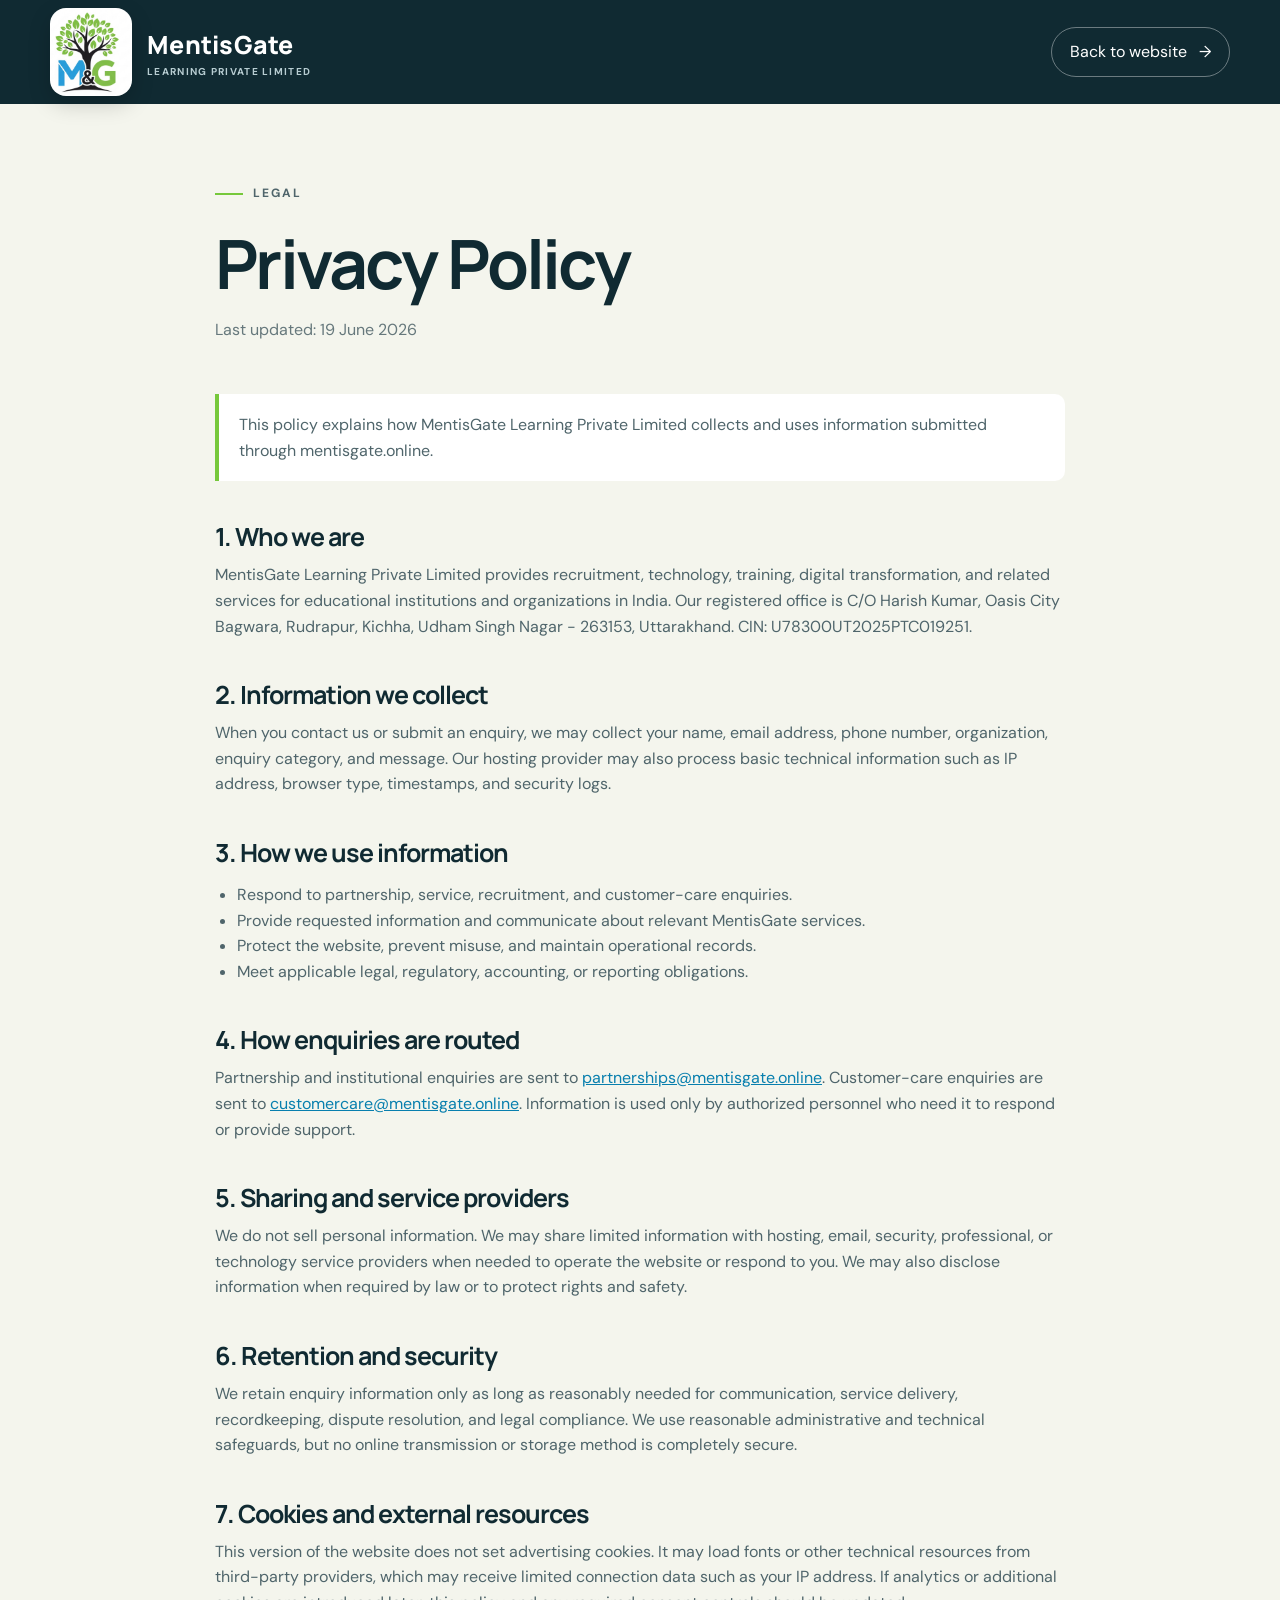
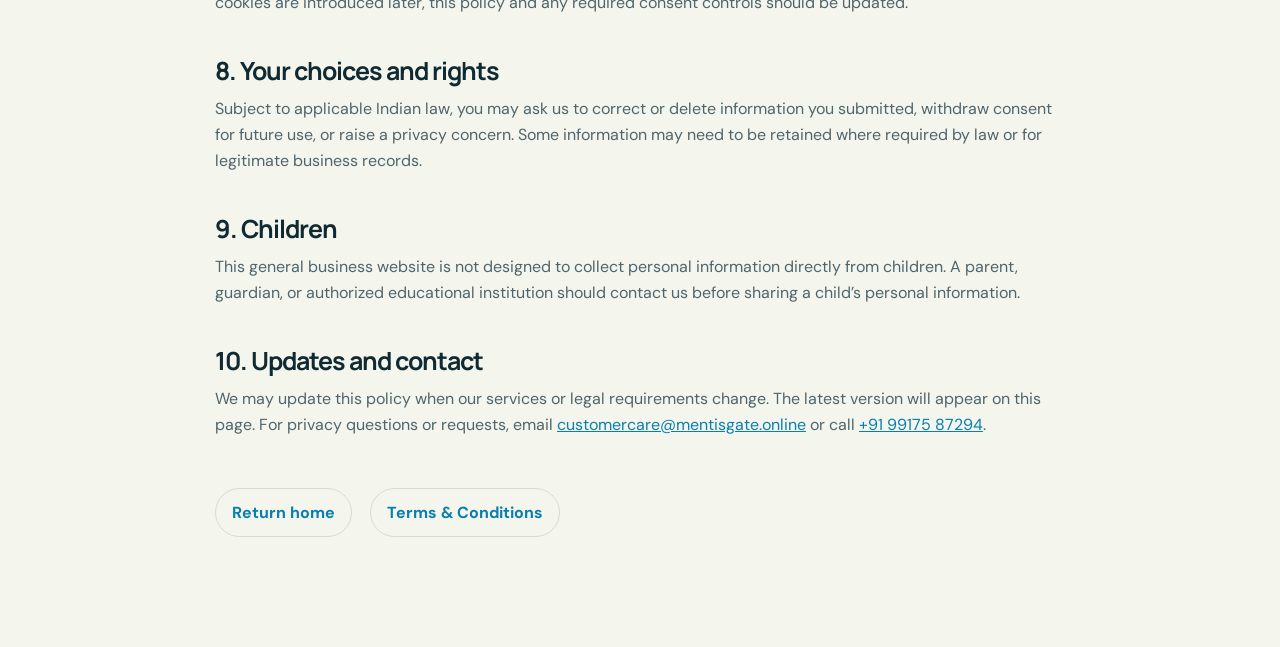
<file: privacy-policy.html>
<!doctype html>
<html lang="en">
<head>
  <meta charset="utf-8">
  <meta name="viewport" content="width=device-width, initial-scale=1">
  <meta name="description" content="Privacy Policy for the MentisGate Learning website.">
  <title>Privacy Policy | MentisGate Learning</title>
  <link rel="preconnect" href="https://fonts.googleapis.com">
  <link rel="preconnect" href="https://fonts.gstatic.com" crossorigin>
  <link href="https://fonts.googleapis.com/css2?family=DM+Sans:wght@400;500;600;700&family=Manrope:wght@500;600;700;800&display=swap" rel="stylesheet">
  <link rel="stylesheet" href="styles.css">
</head>
<body class="legal-page">
  <header class="site-header legal-header">
    <div class="container nav-wrap">
      <a class="brand" href="index.html" aria-label="MentisGate home"><span class="brand-logo" aria-hidden="true"></span><span class="brand-name"><strong>MentisGate</strong><small>Learning Private Limited</small></span></a>
      <a class="nav-cta" href="index.html">Back to website <span aria-hidden="true">&rarr;</span></a>
    </div>
  </header>
  <main class="legal-main">
    <article class="container legal-shell">
      <p class="eyebrow"><span></span> Legal</p>
      <h1>Privacy Policy</h1>
      <p class="legal-date">Last updated: 19 June 2026</p>
      <p class="legal-note">This policy explains how MentisGate Learning Private Limited collects and uses information submitted through mentisgate.online.</p>

      <h2>1. Who we are</h2>
      <p>MentisGate Learning Private Limited provides recruitment, technology, training, digital transformation, and related services for educational institutions and organizations in India. Our registered office is C/O Harish Kumar, Oasis City Bagwara, Rudrapur, Kichha, Udham Singh Nagar - 263153, Uttarakhand. CIN: U78300UT2025PTC019251.</p>

      <h2>2. Information we collect</h2>
      <p>When you contact us or submit an enquiry, we may collect your name, email address, phone number, organization, enquiry category, and message. Our hosting provider may also process basic technical information such as IP address, browser type, timestamps, and security logs.</p>

      <h2>3. How we use information</h2>
      <ul><li>Respond to partnership, service, recruitment, and customer-care enquiries.</li><li>Provide requested information and communicate about relevant MentisGate services.</li><li>Protect the website, prevent misuse, and maintain operational records.</li><li>Meet applicable legal, regulatory, accounting, or reporting obligations.</li></ul>

      <h2>4. How enquiries are routed</h2>
      <p>Partnership and institutional enquiries are sent to <a href="mailto:partnerships@mentisgate.online">partnerships@mentisgate.online</a>. Customer-care enquiries are sent to <a href="mailto:customercare@mentisgate.online">customercare@mentisgate.online</a>. Information is used only by authorized personnel who need it to respond or provide support.</p>

      <h2>5. Sharing and service providers</h2>
      <p>We do not sell personal information. We may share limited information with hosting, email, security, professional, or technology service providers when needed to operate the website or respond to you. We may also disclose information when required by law or to protect rights and safety.</p>

      <h2>6. Retention and security</h2>
      <p>We retain enquiry information only as long as reasonably needed for communication, service delivery, recordkeeping, dispute resolution, and legal compliance. We use reasonable administrative and technical safeguards, but no online transmission or storage method is completely secure.</p>

      <h2>7. Cookies and external resources</h2>
      <p>This version of the website does not set advertising cookies. It may load fonts or other technical resources from third-party providers, which may receive limited connection data such as your IP address. If analytics or additional cookies are introduced later, this policy and any required consent controls should be updated.</p>

      <h2>8. Your choices and rights</h2>
      <p>Subject to applicable Indian law, you may ask us to correct or delete information you submitted, withdraw consent for future use, or raise a privacy concern. Some information may need to be retained where required by law or for legitimate business records.</p>

      <h2>9. Children</h2>
      <p>This general business website is not designed to collect personal information directly from children. A parent, guardian, or authorized educational institution should contact us before sharing a child&rsquo;s personal information.</p>

      <h2>10. Updates and contact</h2>
      <p>We may update this policy when our services or legal requirements change. The latest version will appear on this page. For privacy questions or requests, email <a href="mailto:customercare@mentisgate.online">customercare@mentisgate.online</a> or call <a href="tel:+919917587294">+91 99175 87294</a>.</p>
      <div class="legal-links"><a href="index.html">Return home</a><a href="terms-and-conditions.html">Terms &amp; Conditions</a></div>
    </article>
  </main>
</body>
</html>
</file>
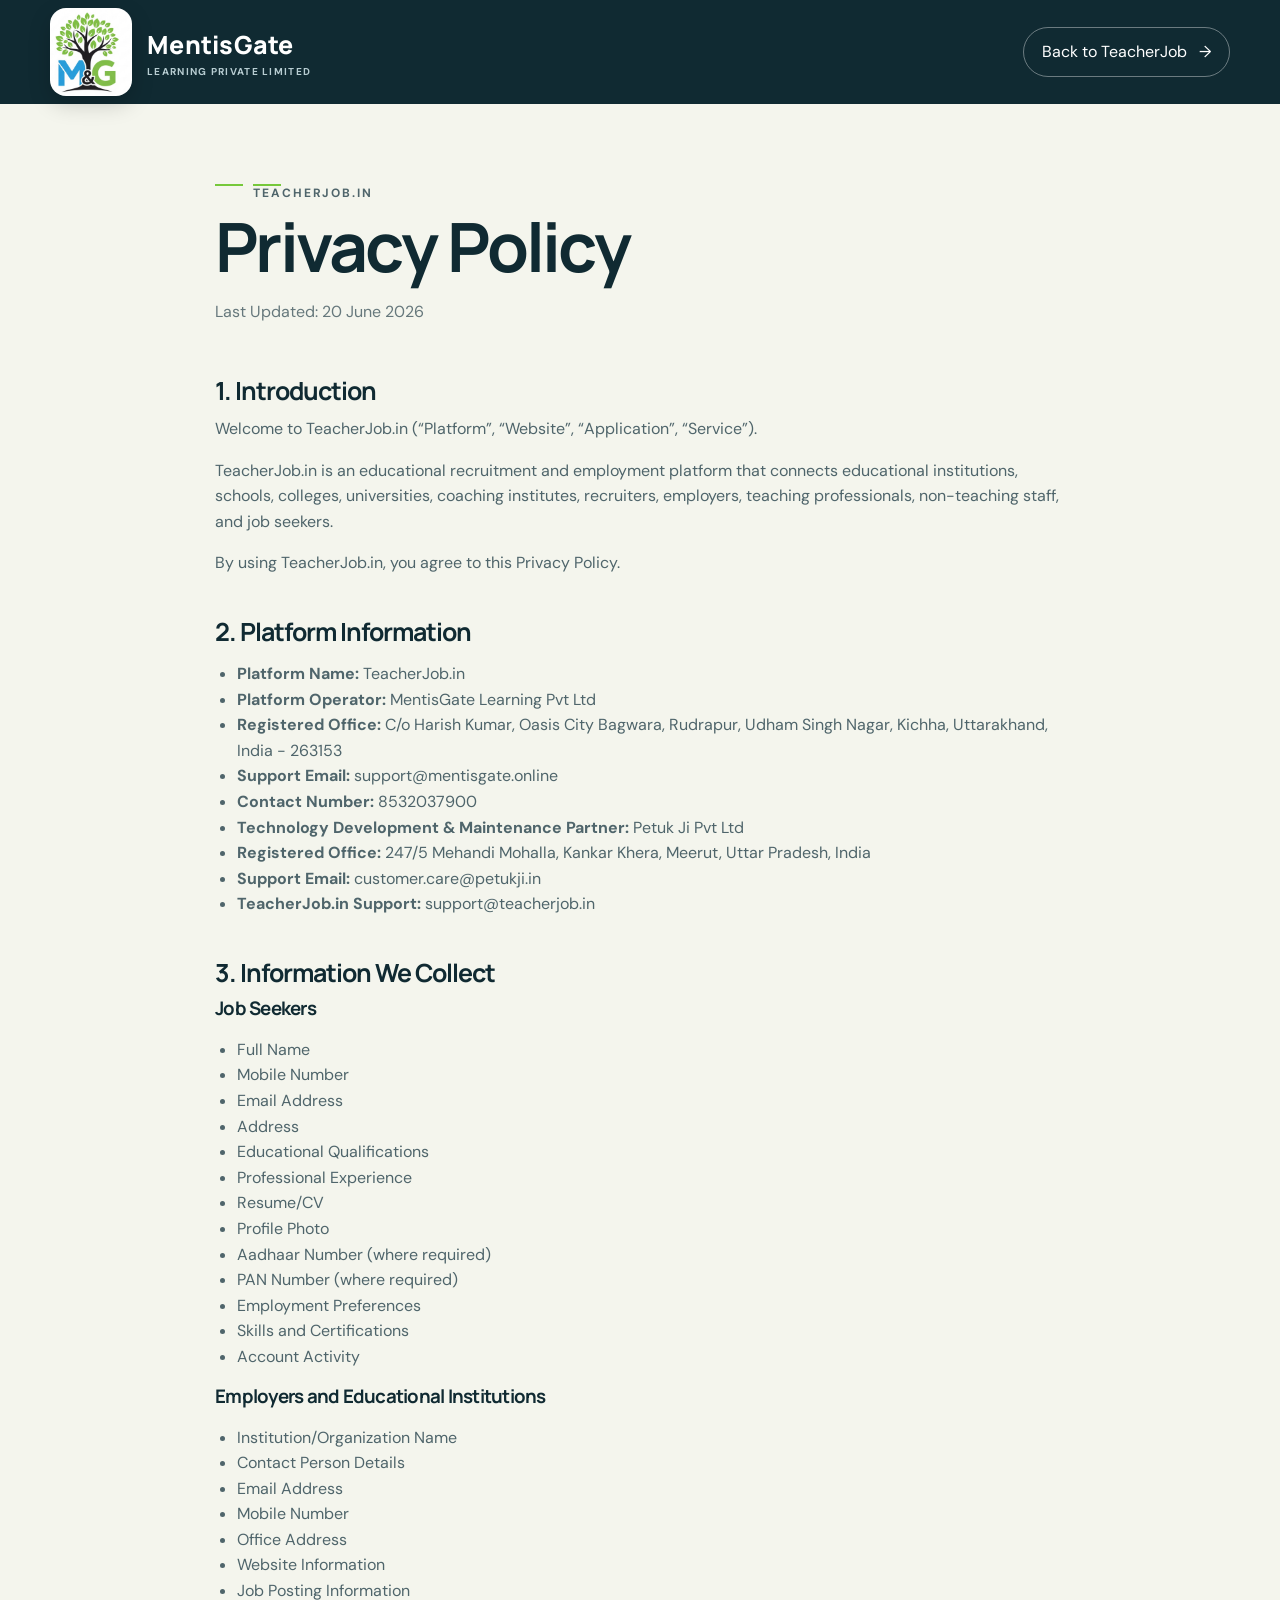
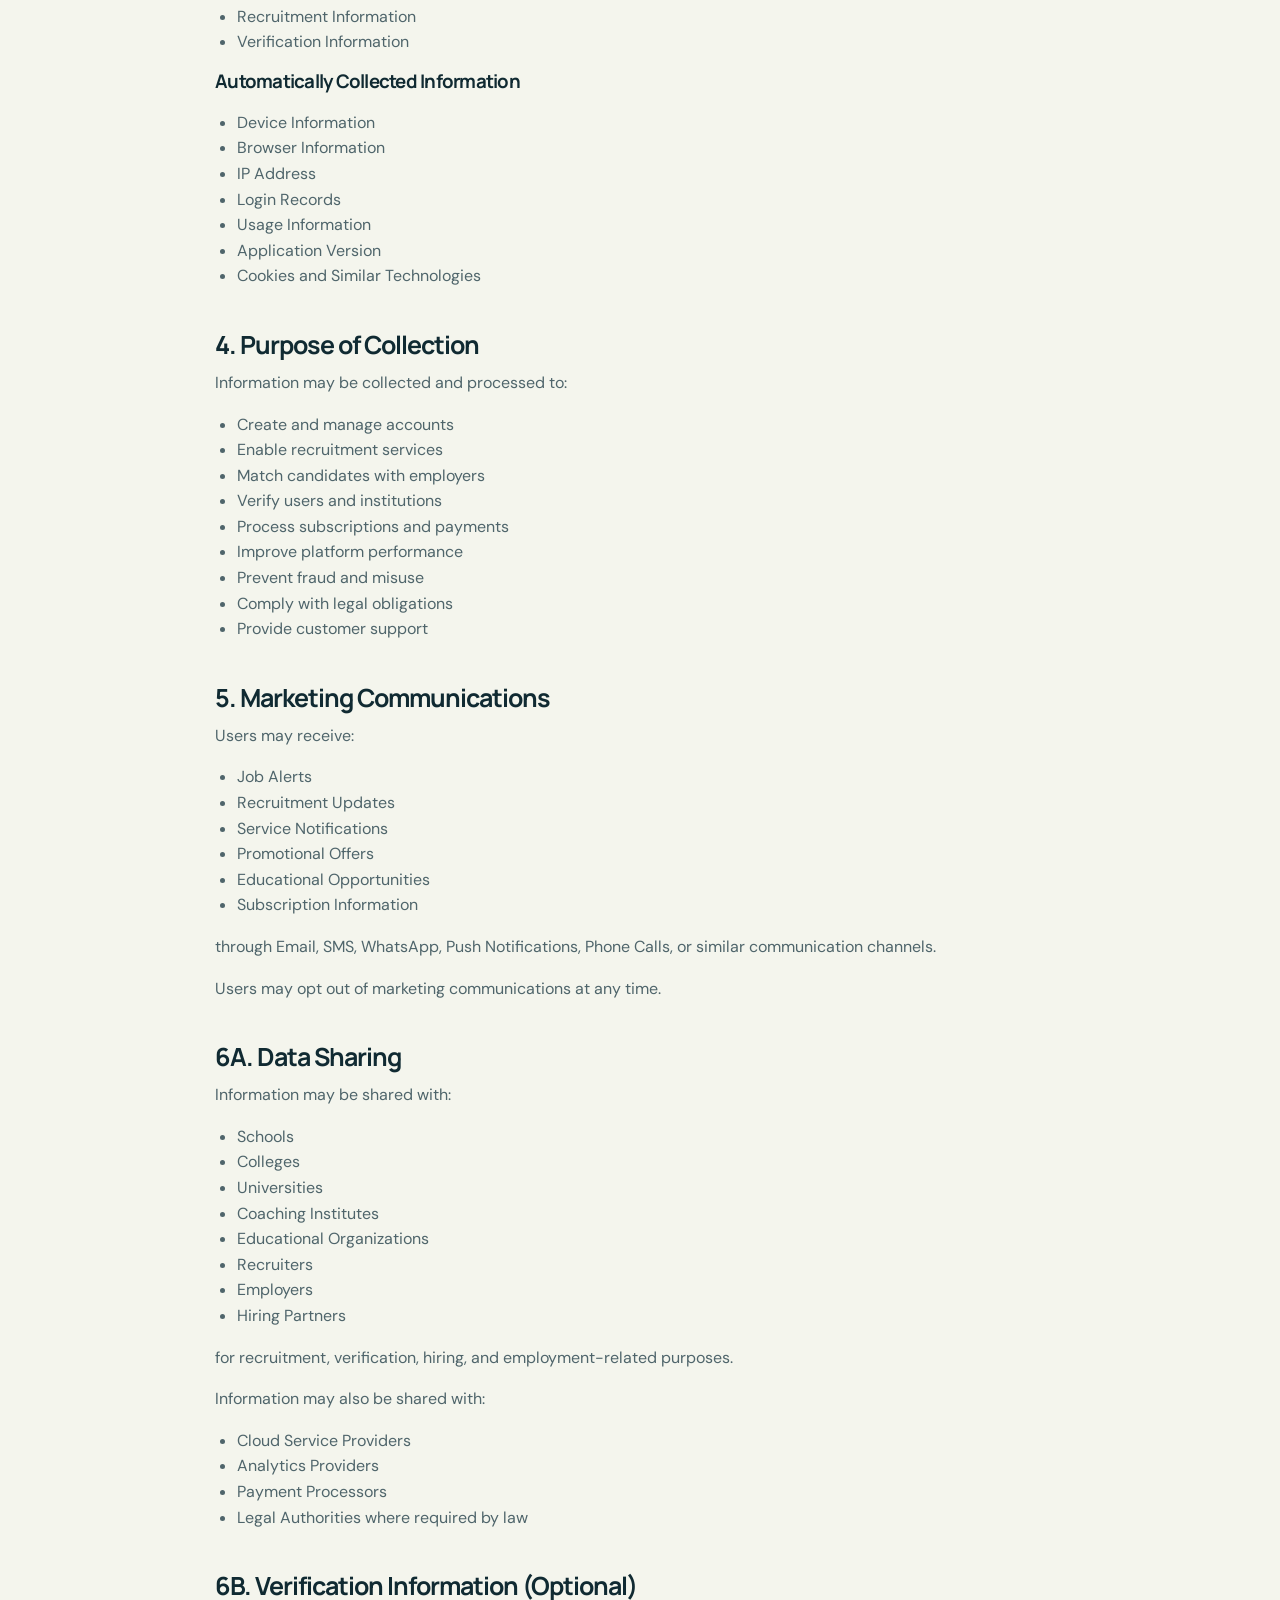
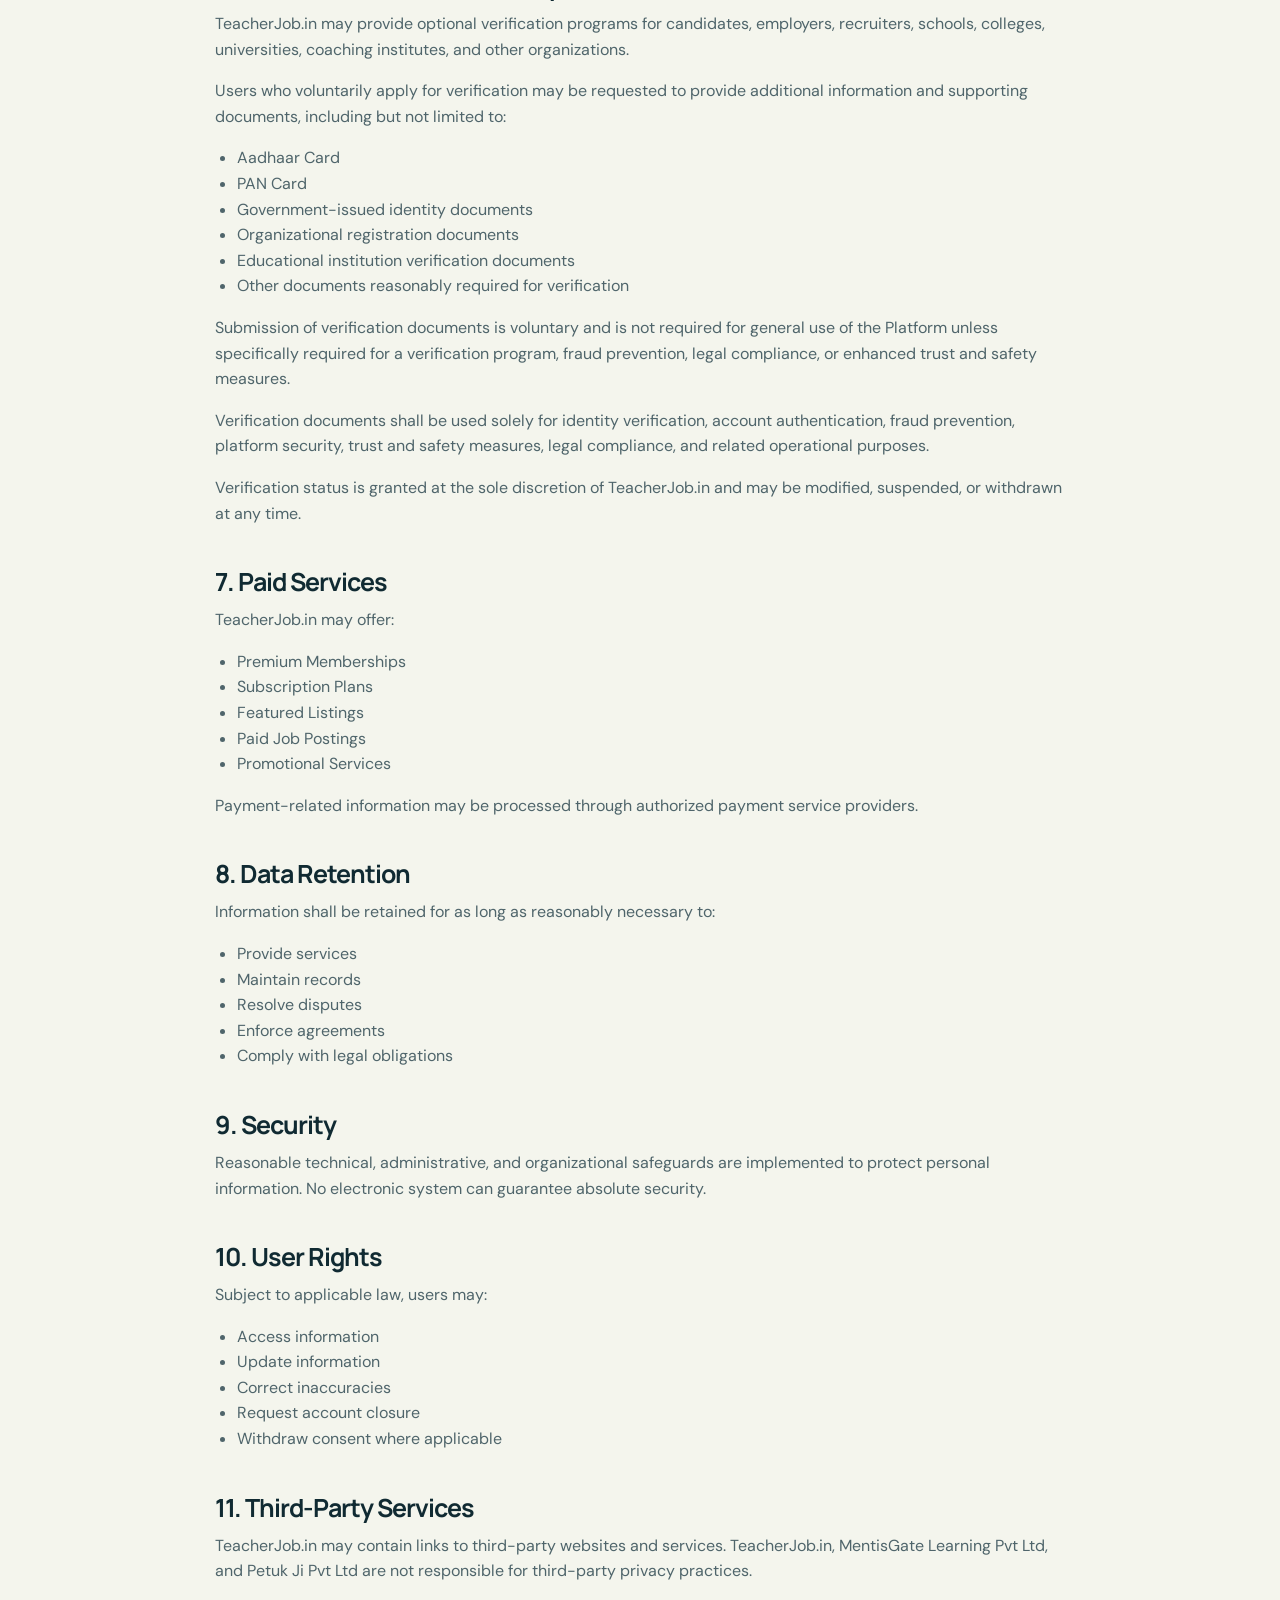
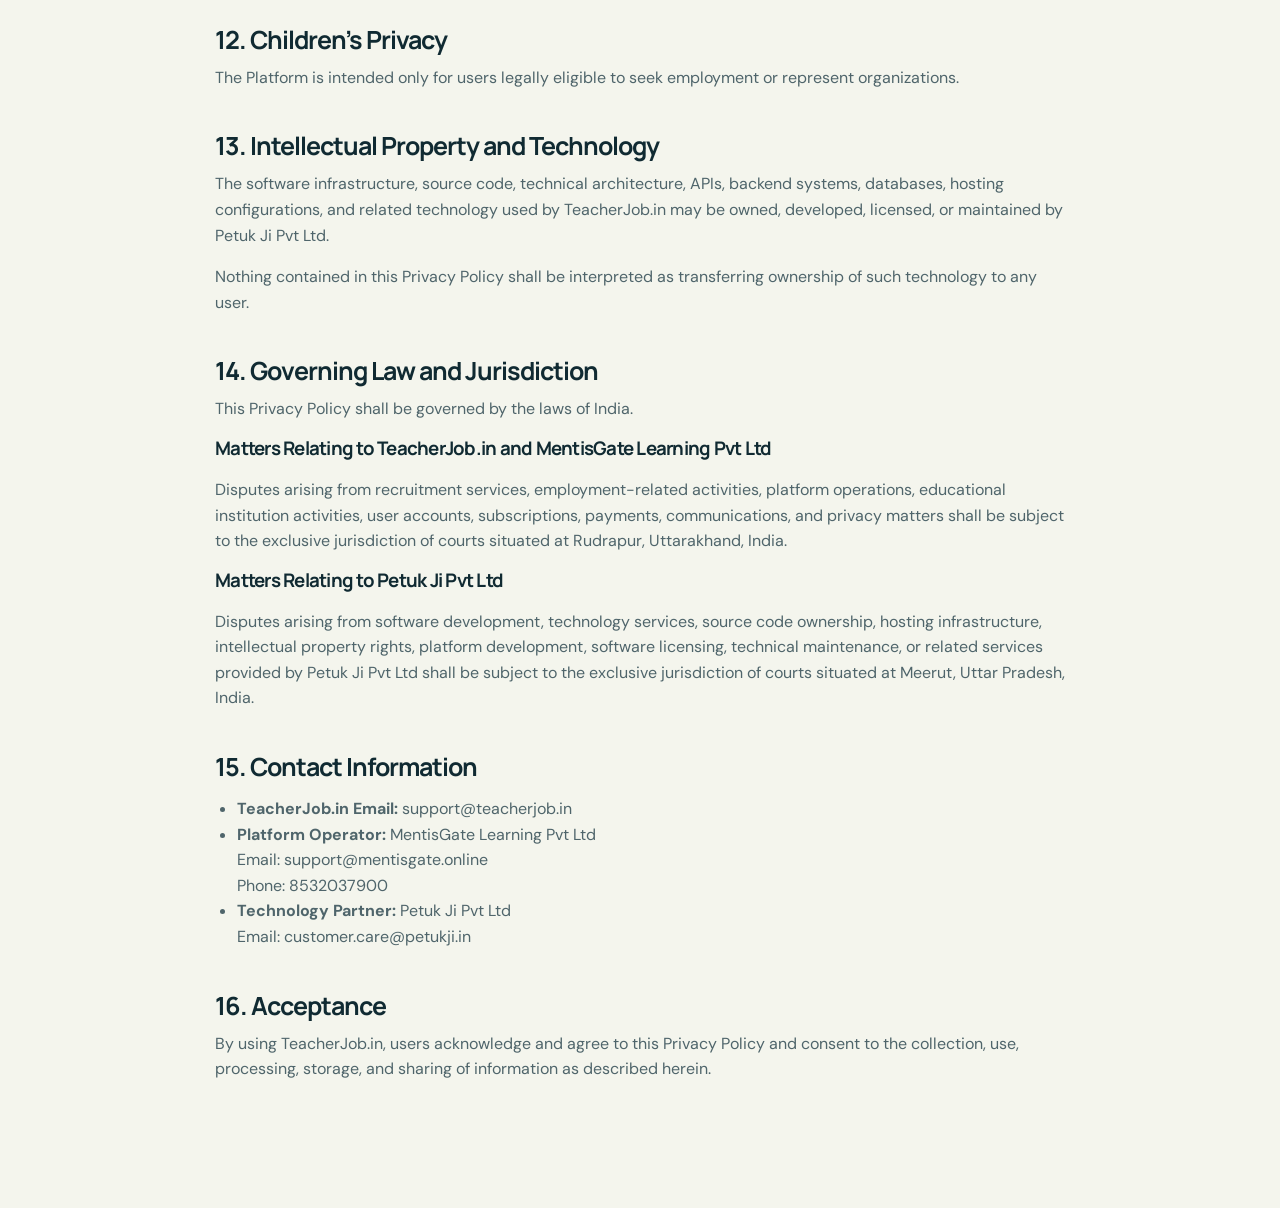
<file: teacherjob-privacy-policy.html>
<!doctype html>
<html lang="en">
<head>
  <meta charset="utf-8">
  <meta name="viewport" content="width=device-width, initial-scale=1">
  <title>TeacherJob.in Privacy Policy</title>
  <link rel="preconnect" href="https://fonts.googleapis.com">
  <link rel="preconnect" href="https://fonts.gstatic.com" crossorigin>
  <link href="https://fonts.googleapis.com/css2?family=DM+Sans:wght@400;500;600;700&family=Manrope:wght@500;600;700;800&display=swap" rel="stylesheet">
  <link rel="stylesheet" href="styles.css">
</head>
<body class="legal-page">
  <header class="site-header legal-header">
    <div class="container nav-wrap">
      <a class="brand" href="index.html" aria-label="MentisGate home"><span class="brand-logo" aria-hidden="true"></span><span class="brand-name"><strong>MentisGate</strong><small>Learning Private Limited</small></span></a>
      <a class="nav-cta" href="teacherjob.html">Back to TeacherJob <span aria-hidden="true">&rarr;</span></a>
    </div>
  </header>
  <main class="legal-main">
  <div class="container legal-shell">
    <p class="eyebrow"><span></span><span> TeacherJob.in</span></p>
    <h1>Privacy Policy</h1>
    <p class="legal-date">Last Updated: 20 June 2026</p>

    <h2>1. Introduction</h2>
    <p>Welcome to TeacherJob.in (“Platform”, “Website”, “Application”, “Service”).</p>
    <p>TeacherJob.in is an educational recruitment and employment platform that connects educational institutions, schools, colleges, universities, coaching institutes, recruiters, employers, teaching professionals, non-teaching staff, and job seekers.</p>
    <p>By using TeacherJob.in, you agree to this Privacy Policy.</p>

    <h2>2. Platform Information</h2>
    <ul>
        <li><strong>Platform Name:</strong> TeacherJob.in</li>
        <li><strong>Platform Operator:</strong> MentisGate Learning Pvt Ltd</li>
        <li><strong>Registered Office:</strong> C/o Harish Kumar, Oasis City Bagwara, Rudrapur, Udham Singh Nagar, Kichha, Uttarakhand, India - 263153</li>
        <li><strong>Support Email:</strong> support@mentisgate.online</li>
        <li><strong>Contact Number:</strong> 8532037900</li>
        <li><strong>Technology Development & Maintenance Partner:</strong> Petuk Ji Pvt Ltd</li>
        <li><strong>Registered Office:</strong> 247/5 Mehandi Mohalla, Kankar Khera, Meerut, Uttar Pradesh, India</li>
        <li><strong>Support Email:</strong> customer.care@petukji.in</li>
        <li><strong>TeacherJob.in Support:</strong> support@teacherjob.in</li>
    </ul>

    <h2>3. Information We Collect</h2>
    <h3>Job Seekers</h3>
    <ul>
        <li>Full Name</li>
        <li>Mobile Number</li>
        <li>Email Address</li>
        <li>Address</li>
        <li>Educational Qualifications</li>
        <li>Professional Experience</li>
        <li>Resume/CV</li>
        <li>Profile Photo</li>
        <li>Aadhaar Number (where required)</li>
        <li>PAN Number (where required)</li>
        <li>Employment Preferences</li>
        <li>Skills and Certifications</li>
        <li>Account Activity</li>
    </ul>

    <h3>Employers and Educational Institutions</h3>
    <ul>
        <li>Institution/Organization Name</li>
        <li>Contact Person Details</li>
        <li>Email Address</li>
        <li>Mobile Number</li>
        <li>Office Address</li>
        <li>Website Information</li>
        <li>Job Posting Information</li>
        <li>Recruitment Information</li>
        <li>Verification Information</li>
    </ul>

    <h3>Automatically Collected Information</h3>
    <ul>
        <li>Device Information</li>
        <li>Browser Information</li>
        <li>IP Address</li>
        <li>Login Records</li>
        <li>Usage Information</li>
        <li>Application Version</li>
        <li>Cookies and Similar Technologies</li>
    </ul>

    <h2>4. Purpose of Collection</h2>
    <p>Information may be collected and processed to:</p>
    <ul>
        <li>Create and manage accounts</li>
        <li>Enable recruitment services</li>
        <li>Match candidates with employers</li>
        <li>Verify users and institutions</li>
        <li>Process subscriptions and payments</li>
        <li>Improve platform performance</li>
        <li>Prevent fraud and misuse</li>
        <li>Comply with legal obligations</li>
        <li>Provide customer support</li>
    </ul>

    <h2>5. Marketing Communications</h2>
    <p>Users may receive:</p>
    <ul>
        <li>Job Alerts</li>
        <li>Recruitment Updates</li>
        <li>Service Notifications</li>
        <li>Promotional Offers</li>
        <li>Educational Opportunities</li>
        <li>Subscription Information</li>
    </ul>
    <p>through Email, SMS, WhatsApp, Push Notifications, Phone Calls, or similar communication channels.</p>
    <p>Users may opt out of marketing communications at any time.</p>

    <h2>6A. Data Sharing</h2>
    <p>Information may be shared with:</p>
    <ul>
        <li>Schools</li>
        <li>Colleges</li>
        <li>Universities</li>
        <li>Coaching Institutes</li>
        <li>Educational Organizations</li>
        <li>Recruiters</li>
        <li>Employers</li>
        <li>Hiring Partners</li>
    </ul>
    <p>for recruitment, verification, hiring, and employment-related purposes.</p>
    <p>Information may also be shared with:</p>
    <ul>
        <li>Cloud Service Providers</li>
        <li>Analytics Providers</li>
        <li>Payment Processors</li>
        <li>Legal Authorities where required by law</li>
    </ul>

    <h2>6B. Verification Information (Optional)</h2>
    <p>TeacherJob.in may provide optional verification programs for candidates, employers, recruiters, schools, colleges, universities, coaching institutes, and other organizations.</p>
    <p>Users who voluntarily apply for verification may be requested to provide additional information and supporting documents, including but not limited to:</p>
    <ul>
        <li>Aadhaar Card</li>
        <li>PAN Card</li>
        <li>Government-issued identity documents</li>
        <li>Organizational registration documents</li>
        <li>Educational institution verification documents</li>
        <li>Other documents reasonably required for verification</li>
    </ul>
    <p>Submission of verification documents is voluntary and is not required for general use of the Platform unless specifically required for a verification program, fraud prevention, legal compliance, or enhanced trust and safety measures.</p>
    <p>Verification documents shall be used solely for identity verification, account authentication, fraud prevention, platform security, trust and safety measures, legal compliance, and related operational purposes.</p>
    <p>Verification status is granted at the sole discretion of TeacherJob.in and may be modified, suspended, or withdrawn at any time.</p>

    <h2>7. Paid Services</h2>
    <p>TeacherJob.in may offer:</p>
    <ul>
        <li>Premium Memberships</li>
        <li>Subscription Plans</li>
        <li>Featured Listings</li>
        <li>Paid Job Postings</li>
        <li>Promotional Services</li>
    </ul>
    <p>Payment-related information may be processed through authorized payment service providers.</p>

    <h2>8. Data Retention</h2>
    <p>Information shall be retained for as long as reasonably necessary to:</p>
    <ul>
        <li>Provide services</li>
        <li>Maintain records</li>
        <li>Resolve disputes</li>
        <li>Enforce agreements</li>
        <li>Comply with legal obligations</li>
    </ul>

    <h2>9. Security</h2>
    <p>Reasonable technical, administrative, and organizational safeguards are implemented to protect personal information. No electronic system can guarantee absolute security.</p>

    <h2>10. User Rights</h2>
    <p>Subject to applicable law, users may:</p>
    <ul>
        <li>Access information</li>
        <li>Update information</li>
        <li>Correct inaccuracies</li>
        <li>Request account closure</li>
        <li>Withdraw consent where applicable</li>
    </ul>

    <h2>11. Third-Party Services</h2>
    <p>TeacherJob.in may contain links to third-party websites and services. TeacherJob.in, MentisGate Learning Pvt Ltd, and Petuk Ji Pvt Ltd are not responsible for third-party privacy practices.</p>

    <h2>12. Children’s Privacy</h2>
    <p>The Platform is intended only for users legally eligible to seek employment or represent organizations.</p>

    <h2>13. Intellectual Property and Technology</h2>
    <p>The software infrastructure, source code, technical architecture, APIs, backend systems, databases, hosting configurations, and related technology used by TeacherJob.in may be owned, developed, licensed, or maintained by Petuk Ji Pvt Ltd.</p>
    <p>Nothing contained in this Privacy Policy shall be interpreted as transferring ownership of such technology to any user.</p>

    <h2>14. Governing Law and Jurisdiction</h2>
    <p>This Privacy Policy shall be governed by the laws of India.</p>
    <h3>Matters Relating to TeacherJob.in and MentisGate Learning Pvt Ltd</h3>
    <p>Disputes arising from recruitment services, employment-related activities, platform operations, educational institution activities, user accounts, subscriptions, payments, communications, and privacy matters shall be subject to the exclusive jurisdiction of courts situated at Rudrapur, Uttarakhand, India.</p>
    <h3>Matters Relating to Petuk Ji Pvt Ltd</h3>
    <p>Disputes arising from software development, technology services, source code ownership, hosting infrastructure, intellectual property rights, platform development, software licensing, technical maintenance, or related services provided by Petuk Ji Pvt Ltd shall be subject to the exclusive jurisdiction of courts situated at Meerut, Uttar Pradesh, India.</p>

    <h2>15. Contact Information</h2>
    <ul>
        <li><strong>TeacherJob.in Email:</strong> support@teacherjob.in</li>
        <li><strong>Platform Operator:</strong> MentisGate Learning Pvt Ltd<br>Email: support@mentisgate.online<br>Phone: 8532037900</li>
        <li><strong>Technology Partner:</strong> Petuk Ji Pvt Ltd<br>Email: customer.care@petukji.in</li>
    </ul>

    <h2>16. Acceptance</h2>
    <p>By using TeacherJob.in, users acknowledge and agree to this Privacy Policy and consent to the collection, use, processing, storage, and sharing of information as described herein.</p>
</div>
</file>
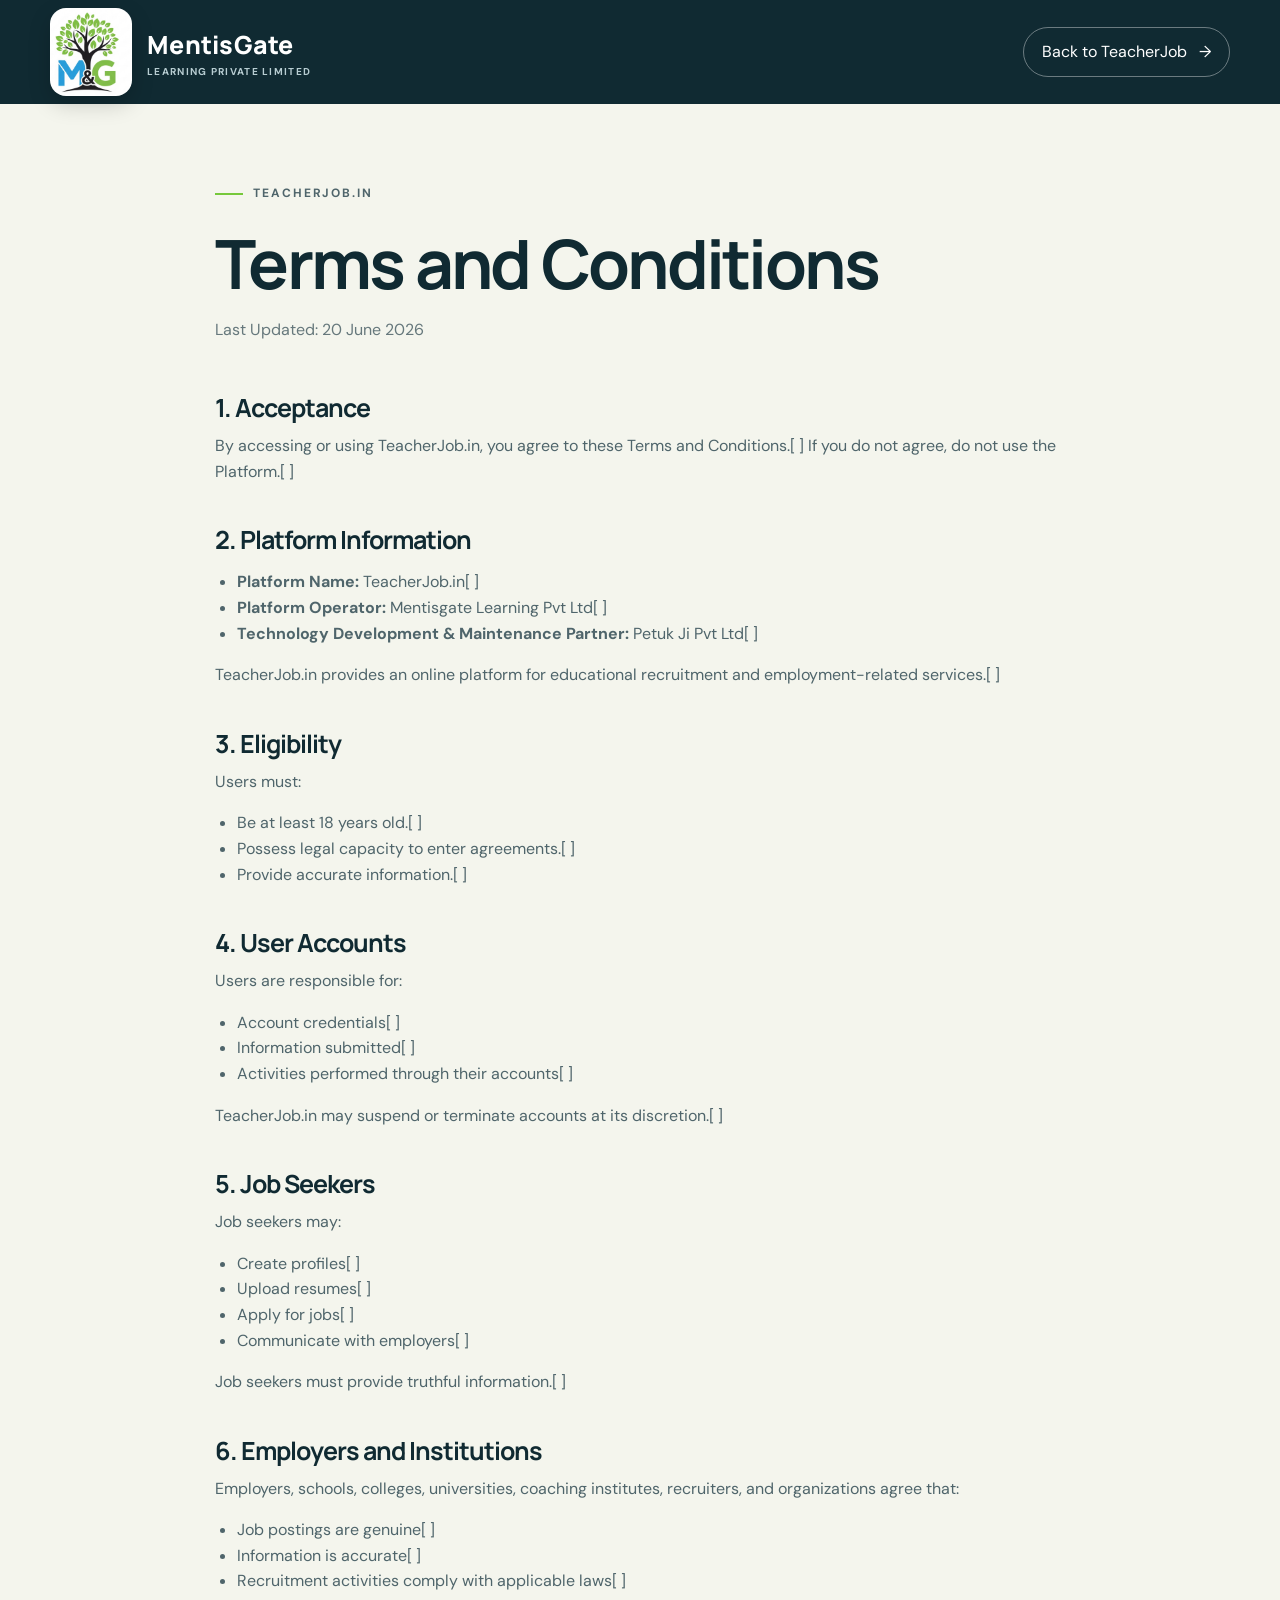
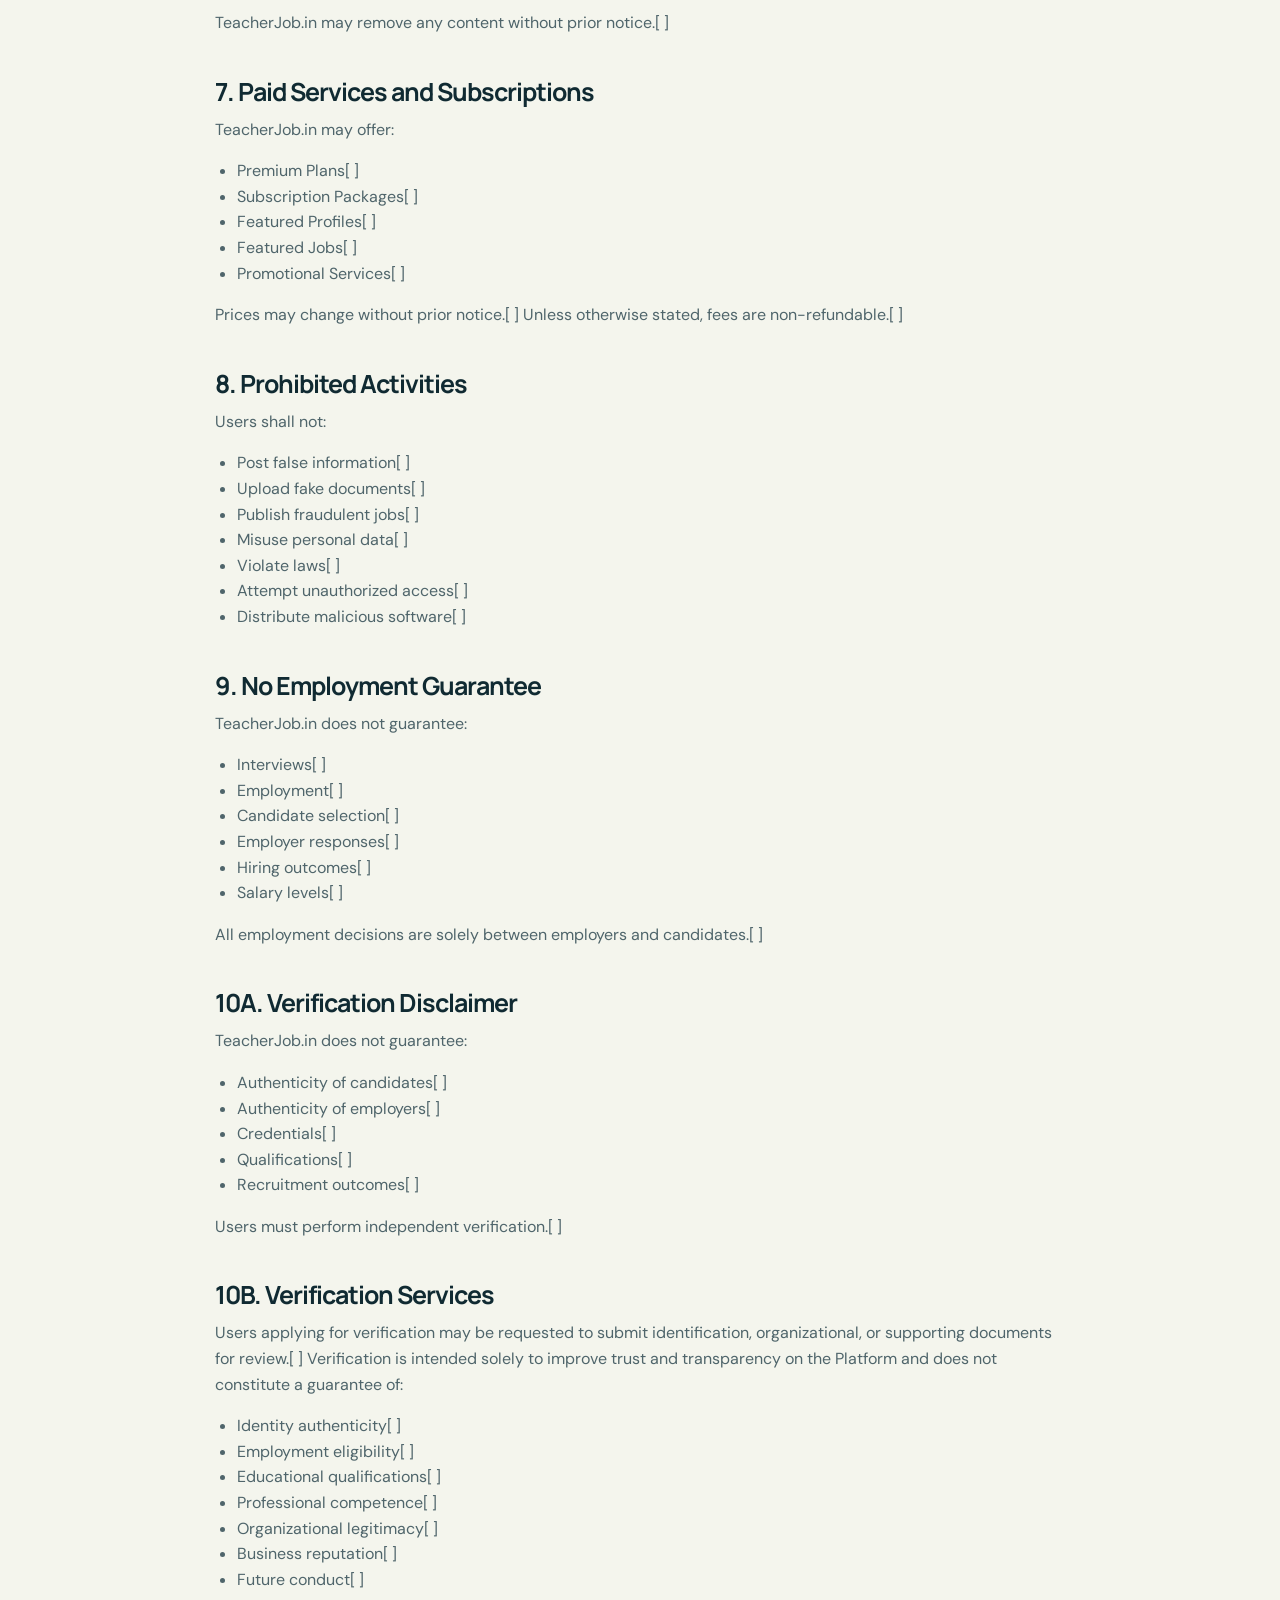
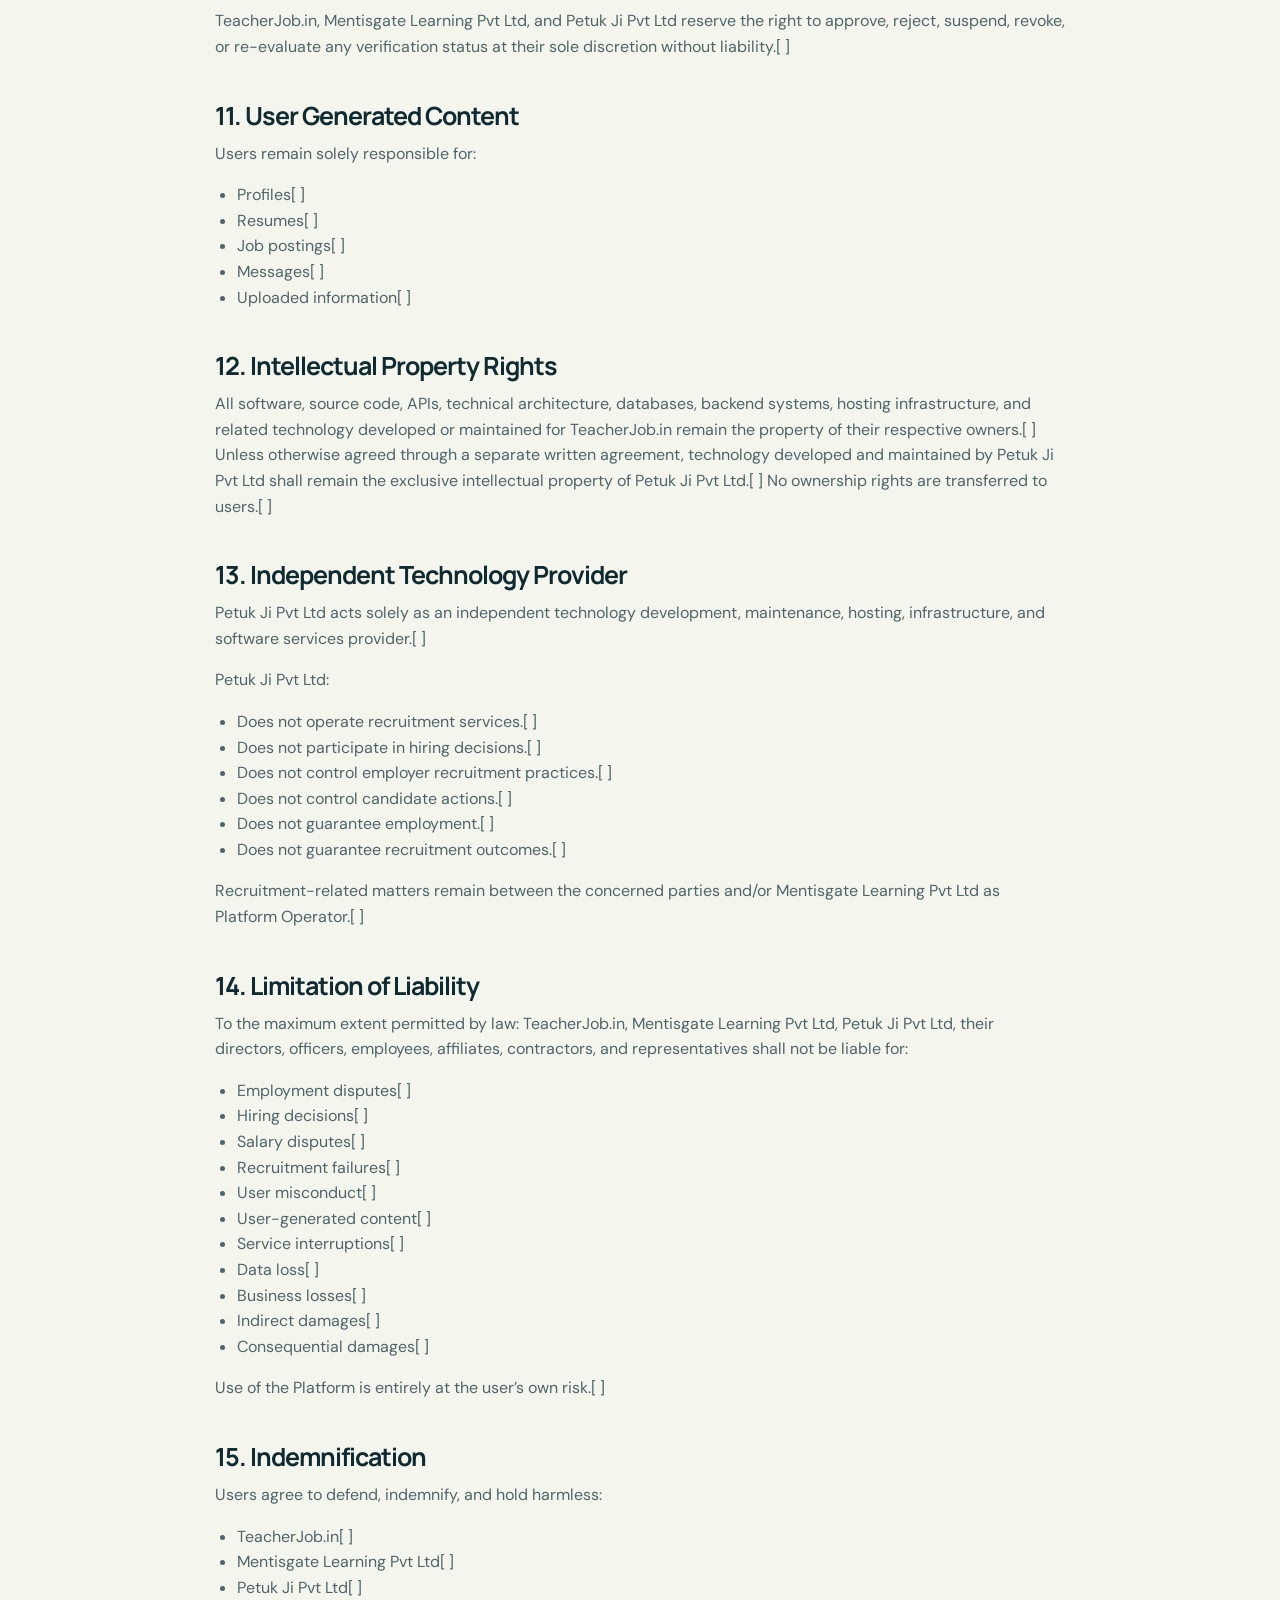
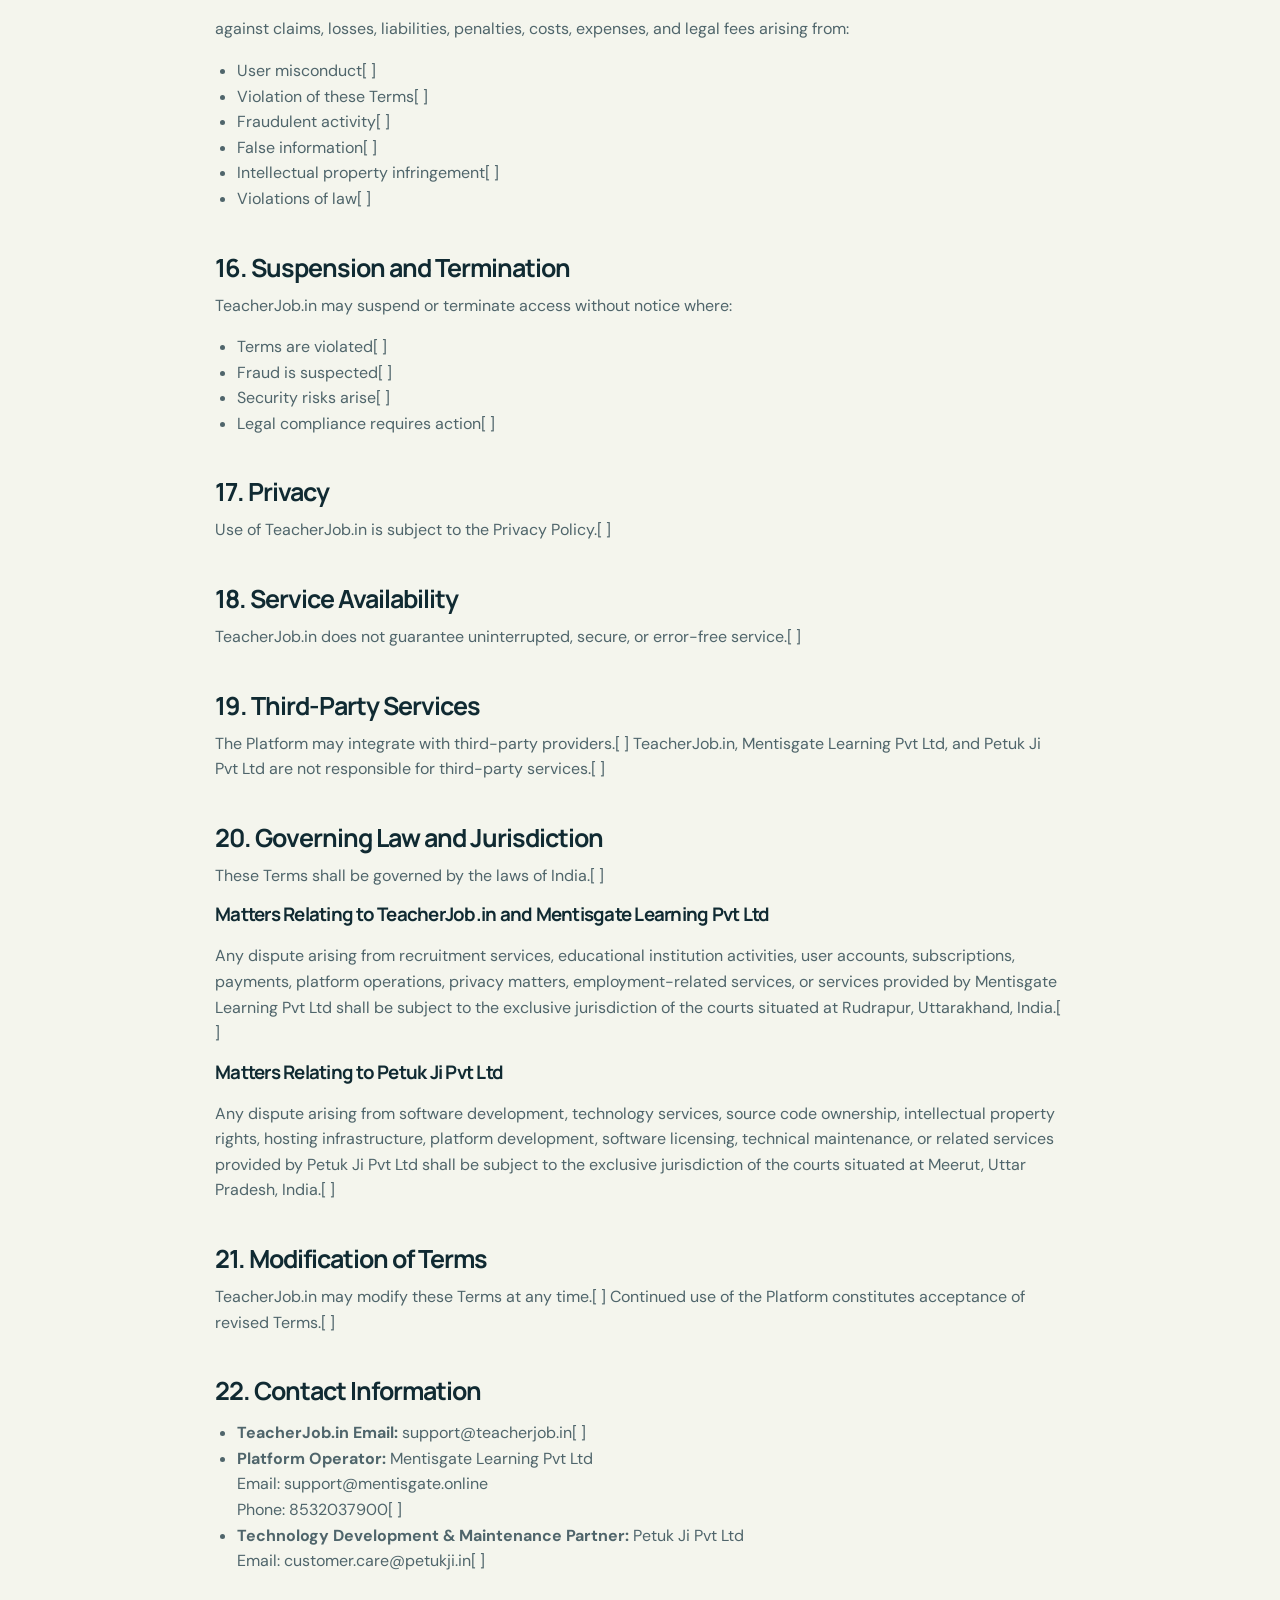
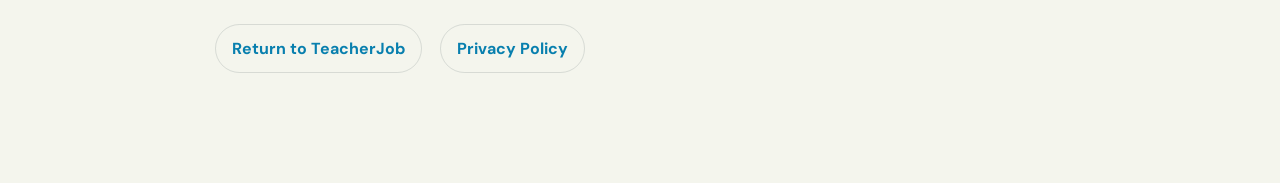
<file: teacherjob-terms-and-conditions.html>
<!doctype html>
<html lang="en">
<head>
  <meta charset="utf-8">
  <meta name="viewport" content="width=device-width, initial-scale=1">
  <title>TeacherJob.in Terms and Conditions</title>
  <link rel="preconnect" href="https://fonts.googleapis.com">
  <link rel="preconnect" href="https://fonts.gstatic.com" crossorigin>
  <link href="https://fonts.googleapis.com/css2?family=DM+Sans:wght@400;500;600;700&family=Manrope:wght@500;600;700;800&display=swap" rel="stylesheet">
  <link rel="stylesheet" href="styles.css">
</head>
<body class="legal-page">
  <header class="site-header legal-header">
    <div class="container nav-wrap">
      <a class="brand" href="index.html" aria-label="MentisGate home"><span class="brand-logo" aria-hidden="true"></span><span class="brand-name"><strong>MentisGate</strong><small>Learning Private Limited</small></span></a>
      <a class="nav-cta" href="teacherjob.html">Back to TeacherJob <span aria-hidden="true">&rarr;</span></a>
    </div>
  </header>
  <main class="legal-main">
    <div class="container legal-shell">
      <p class="eyebrow"><span></span> TeacherJob.in</p>
      <h1>Terms and Conditions</h1>
      <p class="legal-date">Last Updated: 20 June 2026</p>

      <h2>1. Acceptance</h2>
      <p>By accessing or using TeacherJob.in, you agree to these Terms and Conditions.[ ] If you do not agree, do not use the Platform.[ ]</p>

      <h2>2. Platform Information</h2>
      <ul>
        <li><strong>Platform Name:</strong> TeacherJob.in[ ]</li>
        <li><strong>Platform Operator:</strong> Mentisgate Learning Pvt Ltd[ ]</li>
        <li><strong>Technology Development & Maintenance Partner:</strong> Petuk Ji Pvt Ltd[ ]</li>
      </ul>
      <p>TeacherJob.in provides an online platform for educational recruitment and employment-related services.[ ]</p>

      <h2>3. Eligibility</h2>
      <p>Users must:</p>
      <ul>
        <li>Be at least 18 years old.[ ]</li>
        <li>Possess legal capacity to enter agreements.[ ]</li>
        <li>Provide accurate information.[ ]</li>
      </ul>

      <h2>4. User Accounts</h2>
      <p>Users are responsible for:</p>
      <ul>
        <li>Account credentials[ ]</li>
        <li>Information submitted[ ]</li>
        <li>Activities performed through their accounts[ ]</li>
      </ul>
      <p>TeacherJob.in may suspend or terminate accounts at its discretion.[ ]</p>

      <h2>5. Job Seekers</h2>
      <p>Job seekers may:</p>
      <ul>
        <li>Create profiles[ ]</li>
        <li>Upload resumes[ ]</li>
        <li>Apply for jobs[ ]</li>
        <li>Communicate with employers[ ]</li>
      </ul>
      <p>Job seekers must provide truthful information.[ ]</p>

      <h2>6. Employers and Institutions</h2>
      <p>Employers, schools, colleges, universities, coaching institutes, recruiters, and organizations agree that:</p>
      <ul>
        <li>Job postings are genuine[ ]</li>
        <li>Information is accurate[ ]</li>
        <li>Recruitment activities comply with applicable laws[ ]</li>
      </ul>
      <p>TeacherJob.in may remove any content without prior notice.[ ]</p>

      <h2>7. Paid Services and Subscriptions</h2>
      <p>TeacherJob.in may offer:</p>
      <ul>
        <li>Premium Plans[ ]</li>
        <li>Subscription Packages[ ]</li>
        <li>Featured Profiles[ ]</li>
        <li>Featured Jobs[ ]</li>
        <li>Promotional Services[ ]</li>
      </ul>
      <p>Prices may change without prior notice.[ ] Unless otherwise stated, fees are non-refundable.[ ]</p>

      <h2>8. Prohibited Activities</h2>
      <p>Users shall not:</p>
      <ul>
        <li>Post false information[ ]</li>
        <li>Upload fake documents[ ]</li>
        <li>Publish fraudulent jobs[ ]</li>
        <li>Misuse personal data[ ]</li>
        <li>Violate laws[ ]</li>
        <li>Attempt unauthorized access[ ]</li>
        <li>Distribute malicious software[ ]</li>
      </ul>

      <h2>9. No Employment Guarantee</h2>
      <p>TeacherJob.in does not guarantee:</p>
      <ul>
        <li>Interviews[ ]</li>
        <li>Employment[ ]</li>
        <li>Candidate selection[ ]</li>
        <li>Employer responses[ ]</li>
        <li>Hiring outcomes[ ]</li>
        <li>Salary levels[ ]</li>
      </ul>
      <p>All employment decisions are solely between employers and candidates.[ ]</p>

      <h2>10A. Verification Disclaimer</h2>
      <p>TeacherJob.in does not guarantee:</p>
      <ul>
        <li>Authenticity of candidates[ ]</li>
        <li>Authenticity of employers[ ]</li>
        <li>Credentials[ ]</li>
        <li>Qualifications[ ]</li>
        <li>Recruitment outcomes[ ]</li>
      </ul>
      <p>Users must perform independent verification.[ ]</p>

      <h2>10B. Verification Services</h2>
      <p>Users applying for verification may be requested to submit identification, organizational, or supporting documents for review.[ ] Verification is intended solely to improve trust and transparency on the Platform and does not constitute a guarantee of:</p>
      <ul>
        <li>Identity authenticity[ ]</li>
        <li>Employment eligibility[ ]</li>
        <li>Educational qualifications[ ]</li>
        <li>Professional competence[ ]</li>
        <li>Organizational legitimacy[ ]</li>
        <li>Business reputation[ ]</li>
        <li>Future conduct[ ]</li>
      </ul>
      <p>TeacherJob.in, Mentisgate Learning Pvt Ltd, and Petuk Ji Pvt Ltd reserve the right to approve, reject, suspend, revoke, or re-evaluate any verification status at their sole discretion without liability.[ ]</p>

      <h2>11. User Generated Content</h2>
      <p>Users remain solely responsible for:</p>
      <ul>
        <li>Profiles[ ]</li>
        <li>Resumes[ ]</li>
        <li>Job postings[ ]</li>
        <li>Messages[ ]</li>
        <li>Uploaded information[ ]</li>
      </ul>

      <h2>12. Intellectual Property Rights</h2>
      <p>All software, source code, APIs, technical architecture, databases, backend systems, hosting infrastructure, and related technology developed or maintained for TeacherJob.in remain the property of their respective owners.[ ] Unless otherwise agreed through a separate written agreement, technology developed and maintained by Petuk Ji Pvt Ltd shall remain the exclusive intellectual property of Petuk Ji Pvt Ltd.[ ] No ownership rights are transferred to users.[ ]</p>

      <h2>13. Independent Technology Provider</h2>
      <p>Petuk Ji Pvt Ltd acts solely as an independent technology development, maintenance, hosting, infrastructure, and software services provider.[ ]</p>
      <p>Petuk Ji Pvt Ltd:</p>
      <ul>
        <li>Does not operate recruitment services.[ ]</li>
        <li>Does not participate in hiring decisions.[ ]</li>
        <li>Does not control employer recruitment practices.[ ]</li>
        <li>Does not control candidate actions.[ ]</li>
        <li>Does not guarantee employment.[ ]</li>
        <li>Does not guarantee recruitment outcomes.[ ]</li>
      </ul>
      <p>Recruitment-related matters remain between the concerned parties and/or Mentisgate Learning Pvt Ltd as Platform Operator.[ ]</p>

      <h2>14. Limitation of Liability</h2>
      <p>To the maximum extent permitted by law: TeacherJob.in, Mentisgate Learning Pvt Ltd, Petuk Ji Pvt Ltd, their directors, officers, employees, affiliates, contractors, and representatives shall not be liable for:</p>
      <ul>
        <li>Employment disputes[ ]</li>
        <li>Hiring decisions[ ]</li>
        <li>Salary disputes[ ]</li>
        <li>Recruitment failures[ ]</li>
        <li>User misconduct[ ]</li>
        <li>User-generated content[ ]</li>
        <li>Service interruptions[ ]</li>
        <li>Data loss[ ]</li>
        <li>Business losses[ ]</li>
        <li>Indirect damages[ ]</li>
        <li>Consequential damages[ ]</li>
      </ul>
      <p>Use of the Platform is entirely at the user’s own risk.[ ]</p>

      <h2>15. Indemnification</h2>
      <p>Users agree to defend, indemnify, and hold harmless:</p>
      <ul>
        <li>TeacherJob.in[ ]</li>
        <li>Mentisgate Learning Pvt Ltd[ ]</li>
        <li>Petuk Ji Pvt Ltd[ ]</li>
      </ul>
      <p>against claims, losses, liabilities, penalties, costs, expenses, and legal fees arising from:</p>
      <ul>
        <li>User misconduct[ ]</li>
        <li>Violation of these Terms[ ]</li>
        <li>Fraudulent activity[ ]</li>
        <li>False information[ ]</li>
        <li>Intellectual property infringement[ ]</li>
        <li>Violations of law[ ]</li>
      </ul>

      <h2>16. Suspension and Termination</h2>
      <p>TeacherJob.in may suspend or terminate access without notice where:</p>
      <ul>
        <li>Terms are violated[ ]</li>
        <li>Fraud is suspected[ ]</li>
        <li>Security risks arise[ ]</li>
        <li>Legal compliance requires action[ ]</li>
      </ul>

      <h2>17. Privacy</h2>
      <p>Use of TeacherJob.in is subject to the Privacy Policy.[ ]</p>

      <h2>18. Service Availability</h2>
      <p>TeacherJob.in does not guarantee uninterrupted, secure, or error-free service.[ ]</p>

      <h2>19. Third-Party Services</h2>
      <p>The Platform may integrate with third-party providers.[ ] TeacherJob.in, Mentisgate Learning Pvt Ltd, and Petuk Ji Pvt Ltd are not responsible for third-party services.[ ]</p>

      <h2>20. Governing Law and Jurisdiction</h2>
      <p>These Terms shall be governed by the laws of India.[ ]</p>
      <h3>Matters Relating to TeacherJob.in and Mentisgate Learning Pvt Ltd</h3>
      <p>Any dispute arising from recruitment services, educational institution activities, user accounts, subscriptions, payments, platform operations, privacy matters, employment-related services, or services provided by Mentisgate Learning Pvt Ltd shall be subject to the exclusive jurisdiction of the courts situated at Rudrapur, Uttarakhand, India.[ ]</p>
      <h3>Matters Relating to Petuk Ji Pvt Ltd</h3>
      <p>Any dispute arising from software development, technology services, source code ownership, intellectual property rights, hosting infrastructure, platform development, software licensing, technical maintenance, or related services provided by Petuk Ji Pvt Ltd shall be subject to the exclusive jurisdiction of the courts situated at Meerut, Uttar Pradesh, India.[ ]</p>

      <h2>21. Modification of Terms</h2>
      <p>TeacherJob.in may modify these Terms at any time.[ ] Continued use of the Platform constitutes acceptance of revised Terms.[ ]</p>

      <h2>22. Contact Information</h2>
      <ul>
        <li><strong>TeacherJob.in Email:</strong> support@teacherjob.in[ ]</li>
        <li><strong>Platform Operator:</strong> Mentisgate Learning Pvt Ltd<br>Email: support@mentisgate.online<br>Phone: 8532037900[ ]</li>
        <li><strong>Technology Development & Maintenance Partner:</strong> Petuk Ji Pvt Ltd<br>Email: customer.care@petukji.in[ ]</li>
      </ul>

      <div class="legal-links"><a href="teacherjob.html">Return to TeacherJob</a><a href="teacherjob-privacy-policy.html">Privacy Policy</a></div>
    </div>
  </main>
</body>
</html>
</file>
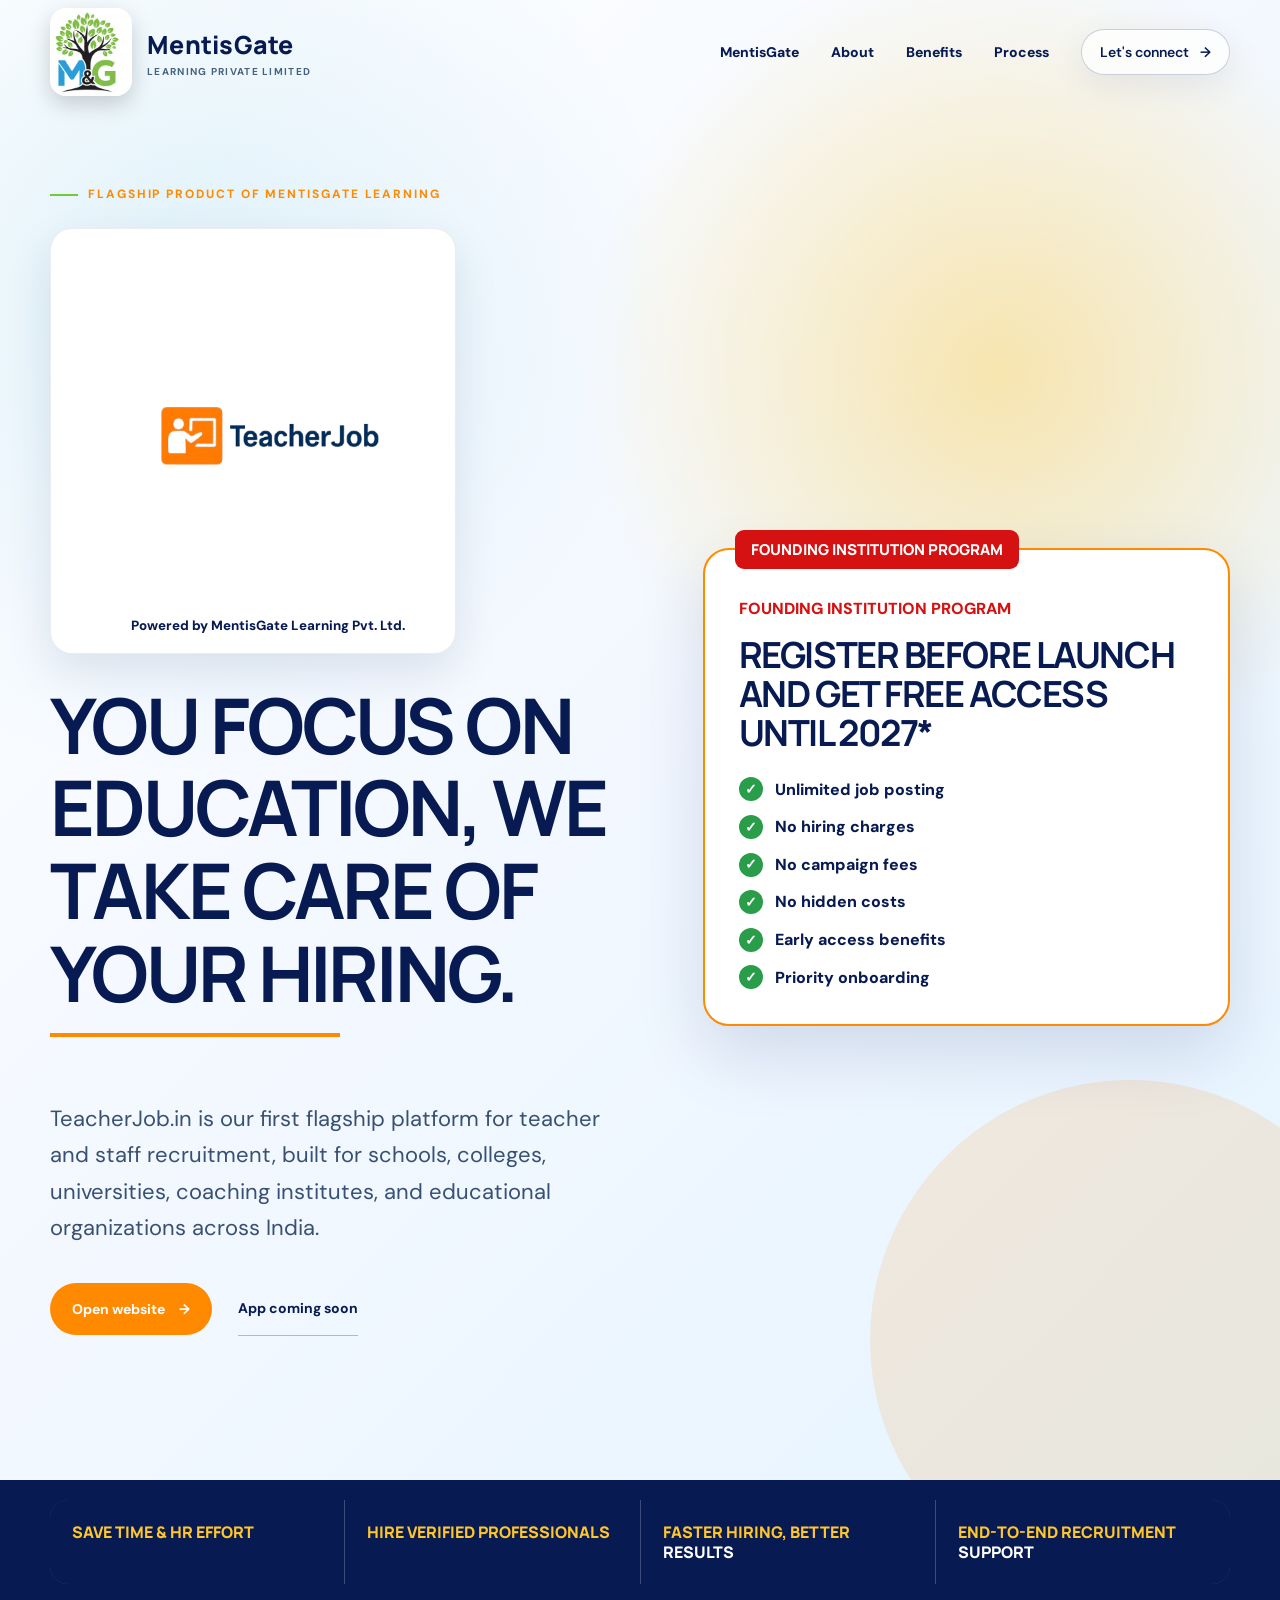
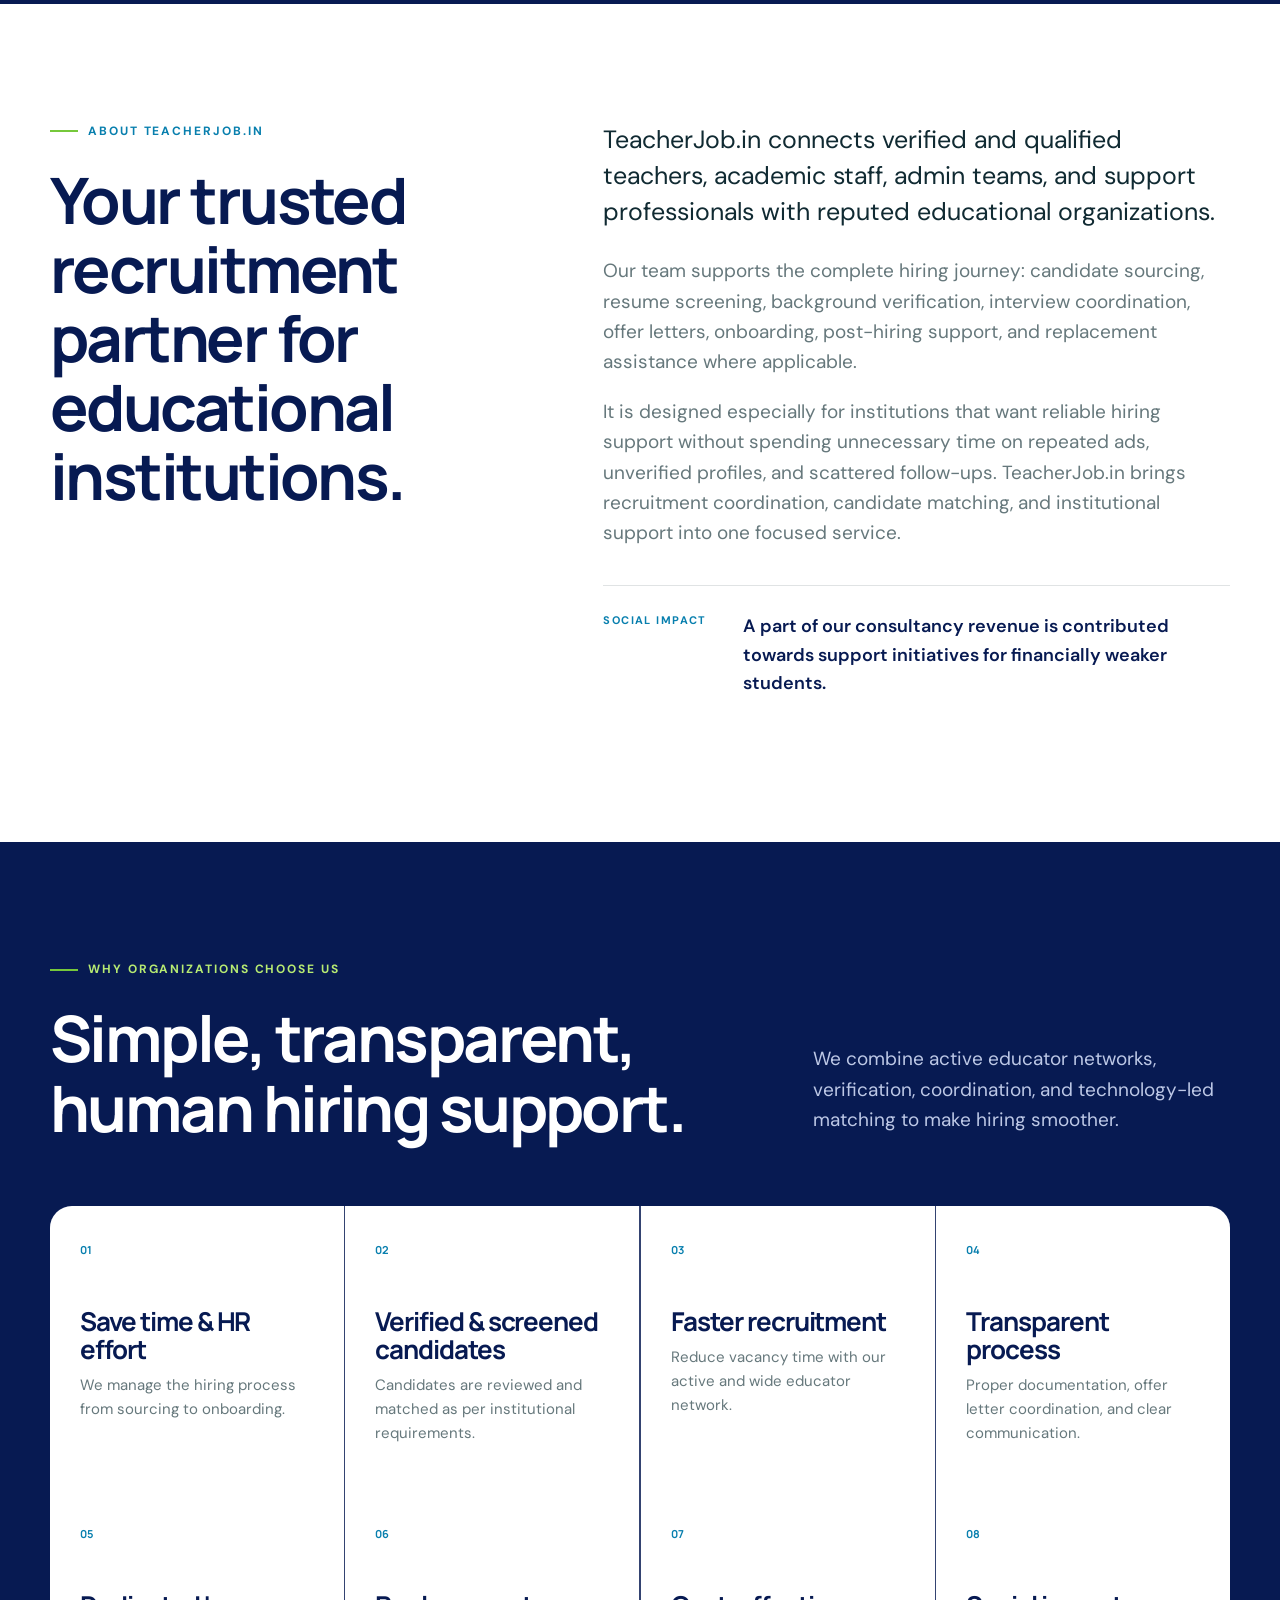
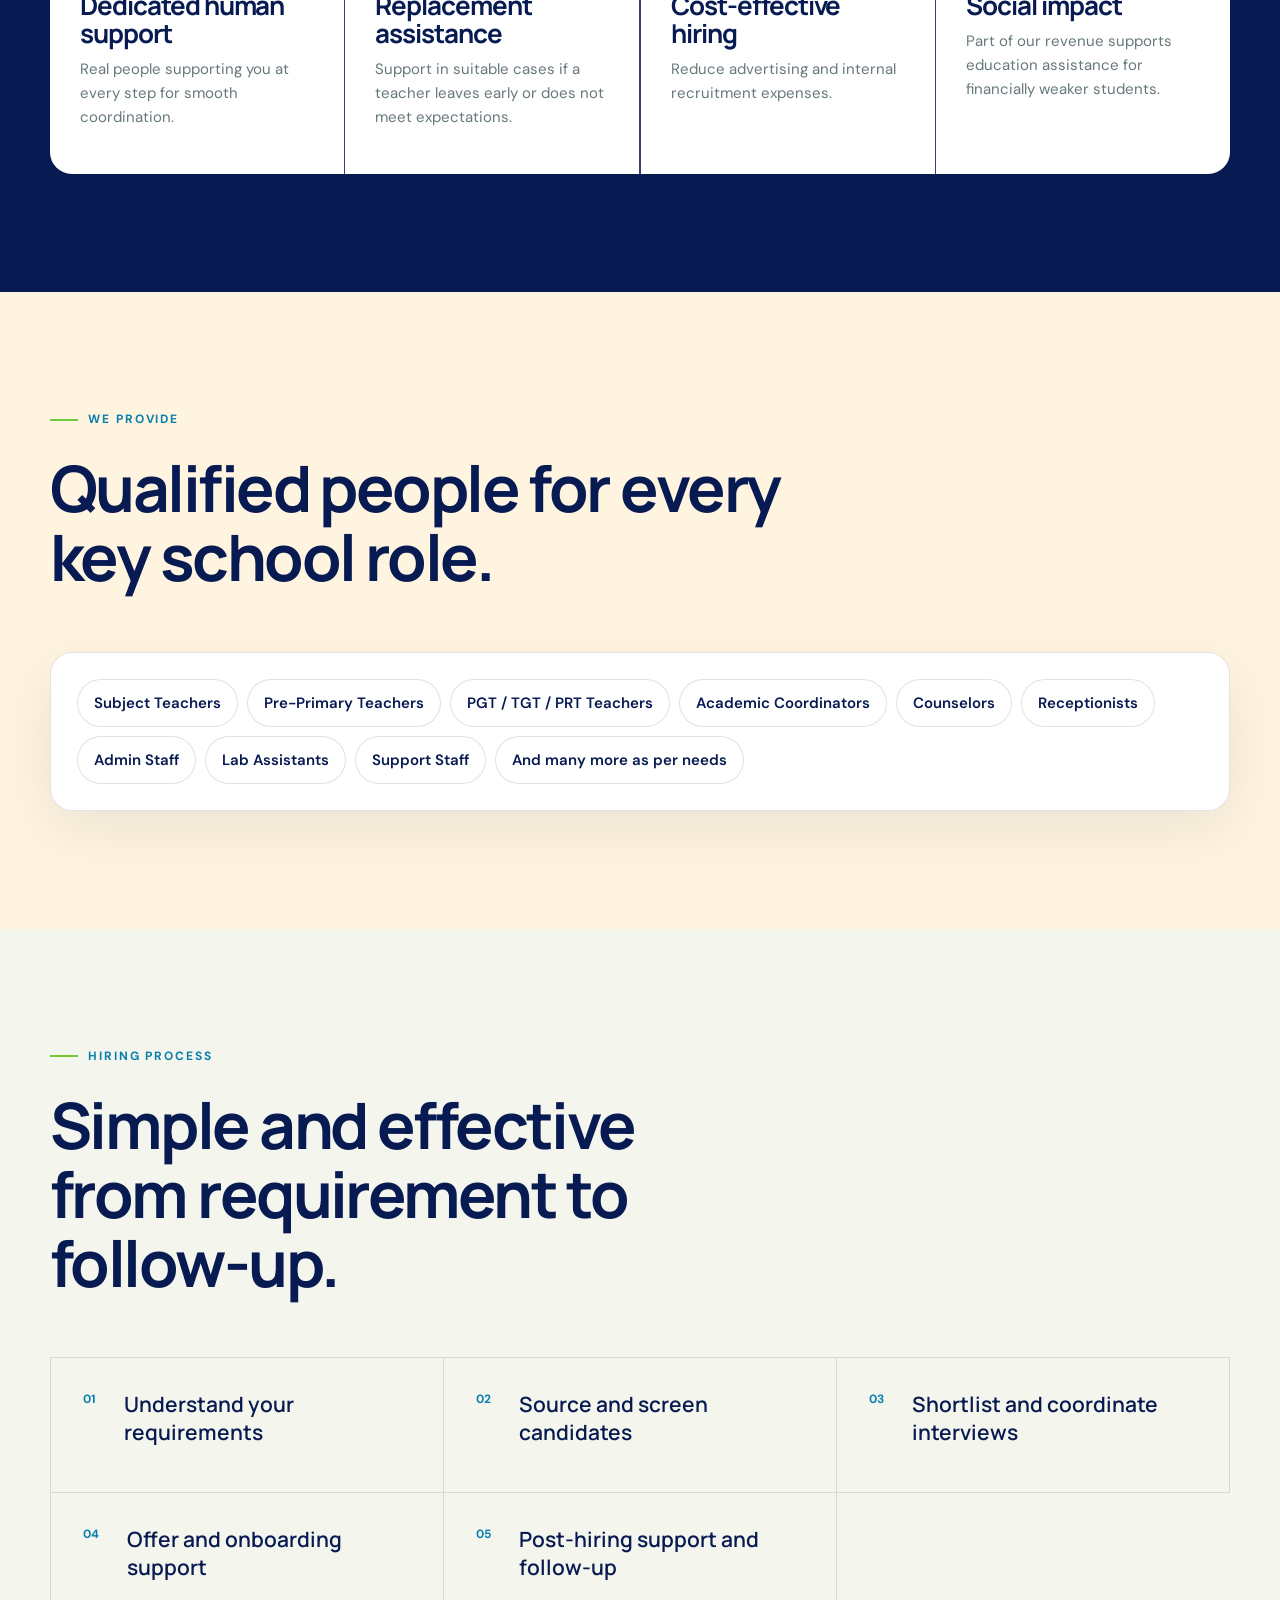
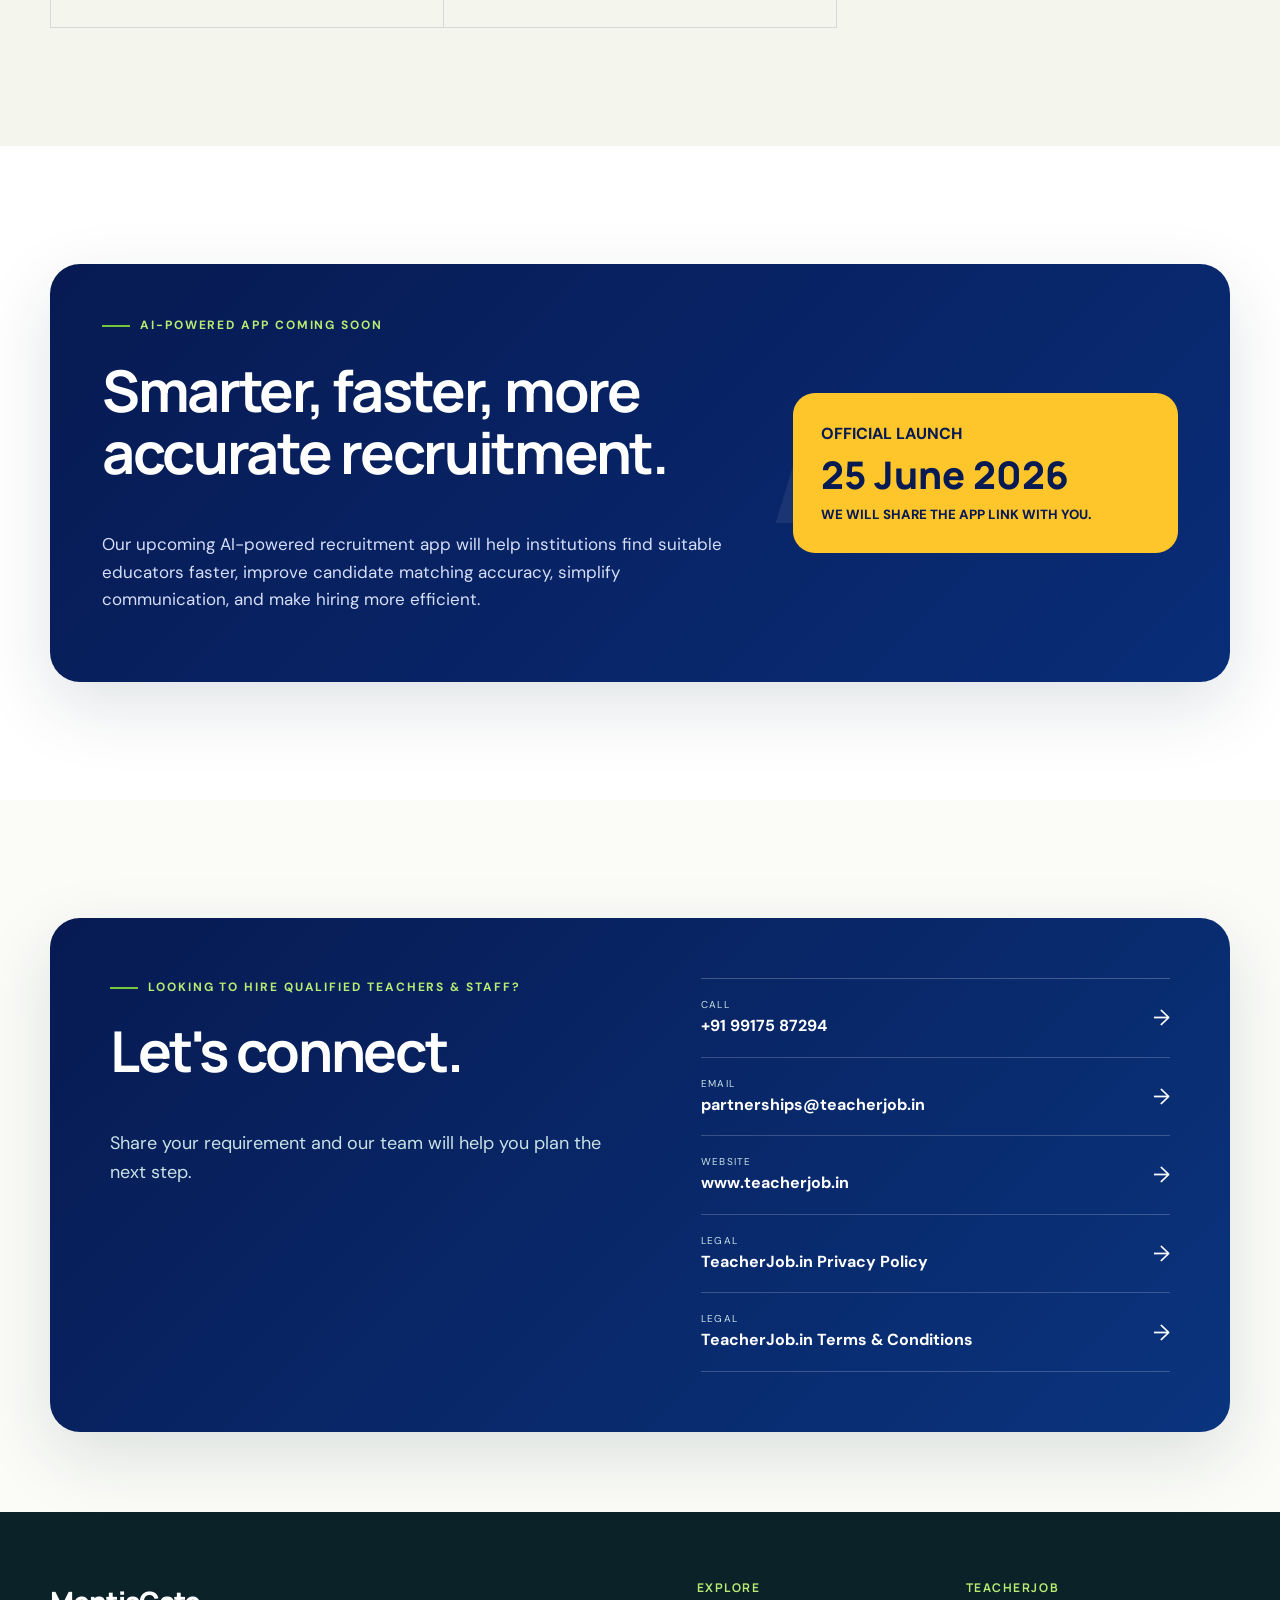
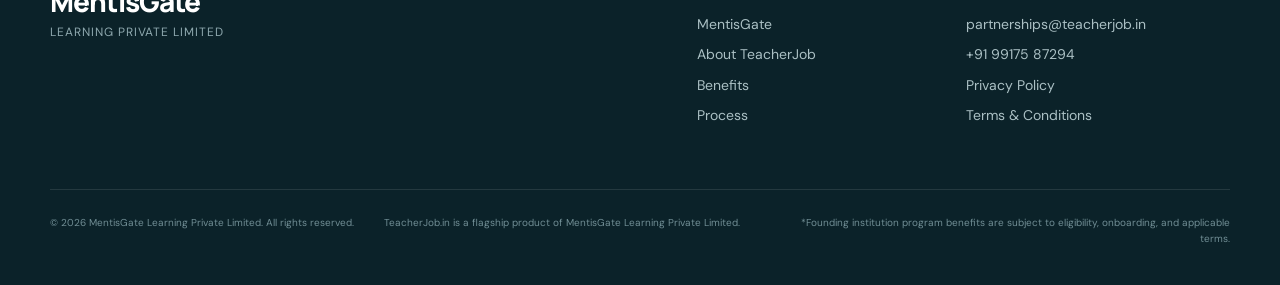
<file: teacherjob.html>
<!doctype html>
<html lang="en">
<head>
  <meta charset="utf-8">
  <meta name="viewport" content="width=device-width, initial-scale=1">
  <meta name="description" content="TeacherJob.in by MentisGate Learning helps educational institutions hire verified teachers and staff with end-to-end recruitment support.">
  <title>TeacherJob.in | Flagship Product by MentisGate Learning</title>
  <link rel="preconnect" href="https://fonts.googleapis.com">
  <link rel="preconnect" href="https://fonts.gstatic.com" crossorigin>
  <link href="https://fonts.googleapis.com/css2?family=DM+Sans:wght@400;500;600;700&family=Manrope:wght@500;600;700;800&display=swap" rel="stylesheet">
  <link rel="stylesheet" href="styles.css">
</head>
<body class="teacherjob-page">
  <a class="skip-link" href="#main">Skip to content</a>
  <header class="site-header" id="top">
    <div class="container nav-wrap">
      <a class="brand" href="index.html" aria-label="MentisGate home">
        <span class="brand-logo" aria-hidden="true"></span>
        <span class="brand-name"><strong>MentisGate</strong><small>Learning Private Limited</small></span>
      </a>
      <button class="menu-toggle" type="button" aria-expanded="false" aria-controls="site-nav">
        <span></span><span></span><span></span><span class="sr-only">Open menu</span>
      </button>
      <nav class="site-nav" id="site-nav" aria-label="Main navigation">
        <a href="index.html">MentisGate</a>
        <a href="#about-teacherjob">About</a>
        <a href="#teacherjob-benefits">Benefits</a>
        <a href="#teacherjob-process">Process</a>
        <a class="nav-cta" href="#teacherjob-connect">Let's connect <span aria-hidden="true">&rarr;</span></a>
      </nav>
    </div>
  </header>

  <main id="main">
    <section class="tj-hero">
      <div class="container tj-hero-grid">
        <div class="tj-hero-copy reveal">
          <p class="eyebrow"><span></span> Flagship Product of MentisGate Learning</p>
          <div class="tj-product-mark"><img src="assets/teacherjob-logo.png" alt="TeacherJob.in logo"><small>Powered by MentisGate Learning Pvt. Ltd.</small></div>
          <h1>You focus on education, we take care of your hiring.</h1>
          <p class="hero-lead">TeacherJob.in is our first flagship platform for teacher and staff recruitment, built for schools, colleges, universities, coaching institutes, and educational organizations across India.</p>
          <div class="hero-actions">
            <a class="button button-primary" href="https://www.teacherjob.in/">Open website <span aria-hidden="true">&rarr;</span></a>
            <a class="button button-text" href="#teacherjob-app">App coming soon</a>
          </div>
        </div>
        <div class="tj-launch-card reveal" aria-label="TeacherJob founding institution program">
          <p>Founding Institution Program</p>
          <h2>Register before launch and get free access until 2027*</h2>
          <ul>
            <li>Unlimited job posting</li>
            <li>No hiring charges</li>
            <li>No campaign fees</li>
            <li>No hidden costs</li>
            <li>Early access benefits</li>
            <li>Priority onboarding</li>
          </ul>
        </div>
      </div>
    </section>

    <section class="tj-metrics" aria-label="TeacherJob promises">
      <div class="container tj-metrics-grid">
        <span>Save time &amp; HR effort</span>
        <span>Hire verified professionals</span>
        <span>Faster hiring, better results</span>
        <span>End-to-end recruitment support</span>
      </div>
    </section>

    <section class="section tj-about" id="about-teacherjob">
      <div class="container tj-about-grid">
        <div class="section-heading reveal">
          <p class="eyebrow"><span></span> About TeacherJob.in</p>
          <h2>Your trusted recruitment partner for educational institutions.</h2>
        </div>
        <div class="about-copy reveal">
          <p class="lead">TeacherJob.in connects verified and qualified teachers, academic staff, admin teams, and support professionals with reputed educational organizations.</p>
          <p>Our team supports the complete hiring journey: candidate sourcing, resume screening, background verification, interview coordination, offer letters, onboarding, post-hiring support, and replacement assistance where applicable.</p>
          <p>It is designed especially for institutions that want reliable hiring support without spending unnecessary time on repeated ads, unverified profiles, and scattered follow-ups. TeacherJob.in brings recruitment coordination, candidate matching, and institutional support into one focused service.</p>
          <div class="mission"><span>Social impact</span><p>A part of our consultancy revenue is contributed towards support initiatives for financially weaker students.</p></div>
        </div>
      </div>
    </section>

    <section class="section tj-benefits" id="teacherjob-benefits">
      <div class="container">
        <div class="section-intro reveal">
          <div><p class="eyebrow light"><span></span> Why organizations choose us</p><h2>Simple, transparent, human hiring support.</h2></div>
          <p>We combine active educator networks, verification, coordination, and technology-led matching to make hiring smoother.</p>
        </div>
        <div class="tj-benefit-grid">
          <article class="program-card reveal"><span>01</span><h3>Save time &amp; HR effort</h3><p>We manage the hiring process from sourcing to onboarding.</p></article>
          <article class="program-card reveal"><span>02</span><h3>Verified &amp; screened candidates</h3><p>Candidates are reviewed and matched as per institutional requirements.</p></article>
          <article class="program-card reveal"><span>03</span><h3>Faster recruitment</h3><p>Reduce vacancy time with our active and wide educator network.</p></article>
          <article class="program-card reveal"><span>04</span><h3>Transparent process</h3><p>Proper documentation, offer letter coordination, and clear communication.</p></article>
          <article class="program-card reveal"><span>05</span><h3>Dedicated human support</h3><p>Real people supporting you at every step for smooth coordination.</p></article>
          <article class="program-card reveal"><span>06</span><h3>Replacement assistance</h3><p>Support in suitable cases if a teacher leaves early or does not meet expectations.</p></article>
          <article class="program-card reveal"><span>07</span><h3>Cost-effective hiring</h3><p>Reduce advertising and internal recruitment expenses.</p></article>
          <article class="program-card reveal"><span>08</span><h3>Social impact</h3><p>Part of our revenue supports education assistance for financially weaker students.</p></article>
        </div>
      </div>
    </section>

    <section class="section tj-roles">
      <div class="container">
        <div class="process-heading reveal"><p class="eyebrow"><span></span> We provide</p><h2>Qualified people for every key school role.</h2></div>
        <div class="roles-list reveal">
          <span>Subject Teachers</span><span>Pre-Primary Teachers</span><span>PGT / TGT / PRT Teachers</span><span>Academic Coordinators</span><span>Counselors</span><span>Receptionists</span><span>Admin Staff</span><span>Lab Assistants</span><span>Support Staff</span><span>And many more as per needs</span>
        </div>
      </div>
    </section>

    <section class="section process" id="teacherjob-process">
      <div class="container">
        <div class="process-heading reveal"><p class="eyebrow"><span></span> Hiring process</p><h2>Simple and effective from requirement to follow-up.</h2></div>
        <ol class="process-list">
          <li class="reveal"><b>01</b><span>Understand your requirements</span></li>
          <li class="reveal"><b>02</b><span>Source and screen candidates</span></li>
          <li class="reveal"><b>03</b><span>Shortlist and coordinate interviews</span></li>
          <li class="reveal"><b>04</b><span>Offer and onboarding support</span></li>
          <li class="reveal"><b>05</b><span>Post-hiring support and follow-up</span></li>
        </ol>
      </div>
    </section>

    <section class="section tj-app" id="teacherjob-app">
      <div class="container tj-app-card reveal">
        <div>
          <p class="eyebrow light"><span></span> AI-powered app coming soon</p>
          <h2>Smarter, faster, more accurate recruitment.</h2>
          <p>Our upcoming AI-powered recruitment app will help institutions find suitable educators faster, improve candidate matching accuracy, simplify communication, and make hiring more efficient.</p>
        </div>
        <div class="tj-launch-date"><span>Official launch</span><strong>25 June 2026</strong><small>We will share the app link with you.</small></div>
      </div>
    </section>

    <section class="section contact" id="teacherjob-connect">
      <div class="container contact-card reveal">
        <div class="contact-copy"><p class="eyebrow light"><span></span> Looking to hire qualified teachers &amp; staff?</p><h2>Let's connect.</h2><p>Share your requirement and our team will help you plan the next step.</p></div>
        <div class="contact-actions">
          <a href="tel:+919917587294"><small>Call</small><strong>+91 99175 87294</strong><span>&rarr;</span></a>
          <a href="mailto:partnerships@teacherjob.in"><small>Email</small><strong>partnerships@teacherjob.in</strong><span>&rarr;</span></a>
          <a href="https://www.teacherjob.in/"><small>Website</small><strong>www.teacherjob.in</strong><span>&rarr;</span></a>
          <a href="teacherjob-privacy-policy.html"><small>Legal</small><strong>TeacherJob.in Privacy Policy</strong><span>&rarr;</span></a>
          <a href="teacherjob-terms-and-conditions.html"><small>Legal</small><strong>TeacherJob.in Terms &amp; Conditions</strong><span>&rarr;</span></a>
        </div>
      </div>
    </section>
  </main>

  <footer class="site-footer">
    <div class="container footer-main">
      <div class="footer-brand"><strong>MentisGate</strong><span>Learning Private Limited</span></div>
      <div><h3>Explore</h3><a href="index.html">MentisGate</a><a href="#about-teacherjob">About TeacherJob</a><a href="#teacherjob-benefits">Benefits</a><a href="#teacherjob-process">Process</a></div>
      <div><h3>TeacherJob</h3><a href="mailto:partnerships@teacherjob.in">partnerships@teacherjob.in</a><a href="tel:+919917587294">+91 99175 87294</a><a href="teacherjob-privacy-policy.html">Privacy Policy</a><a href="teacherjob-terms-and-conditions.html">Terms &amp; Conditions</a></div>
    </div>
    <div class="container footer-legal">
      <p>&copy; 2026 MentisGate Learning Private Limited. All rights reserved.</p>
      <p>TeacherJob.in is a flagship product of MentisGate Learning Private Limited.</p>
      <p>*Founding institution program benefits are subject to eligibility, onboarding, and applicable terms.</p>
    </div>
  </footer>
  <script src="script.js"></script>
</body>
</html>
</file>
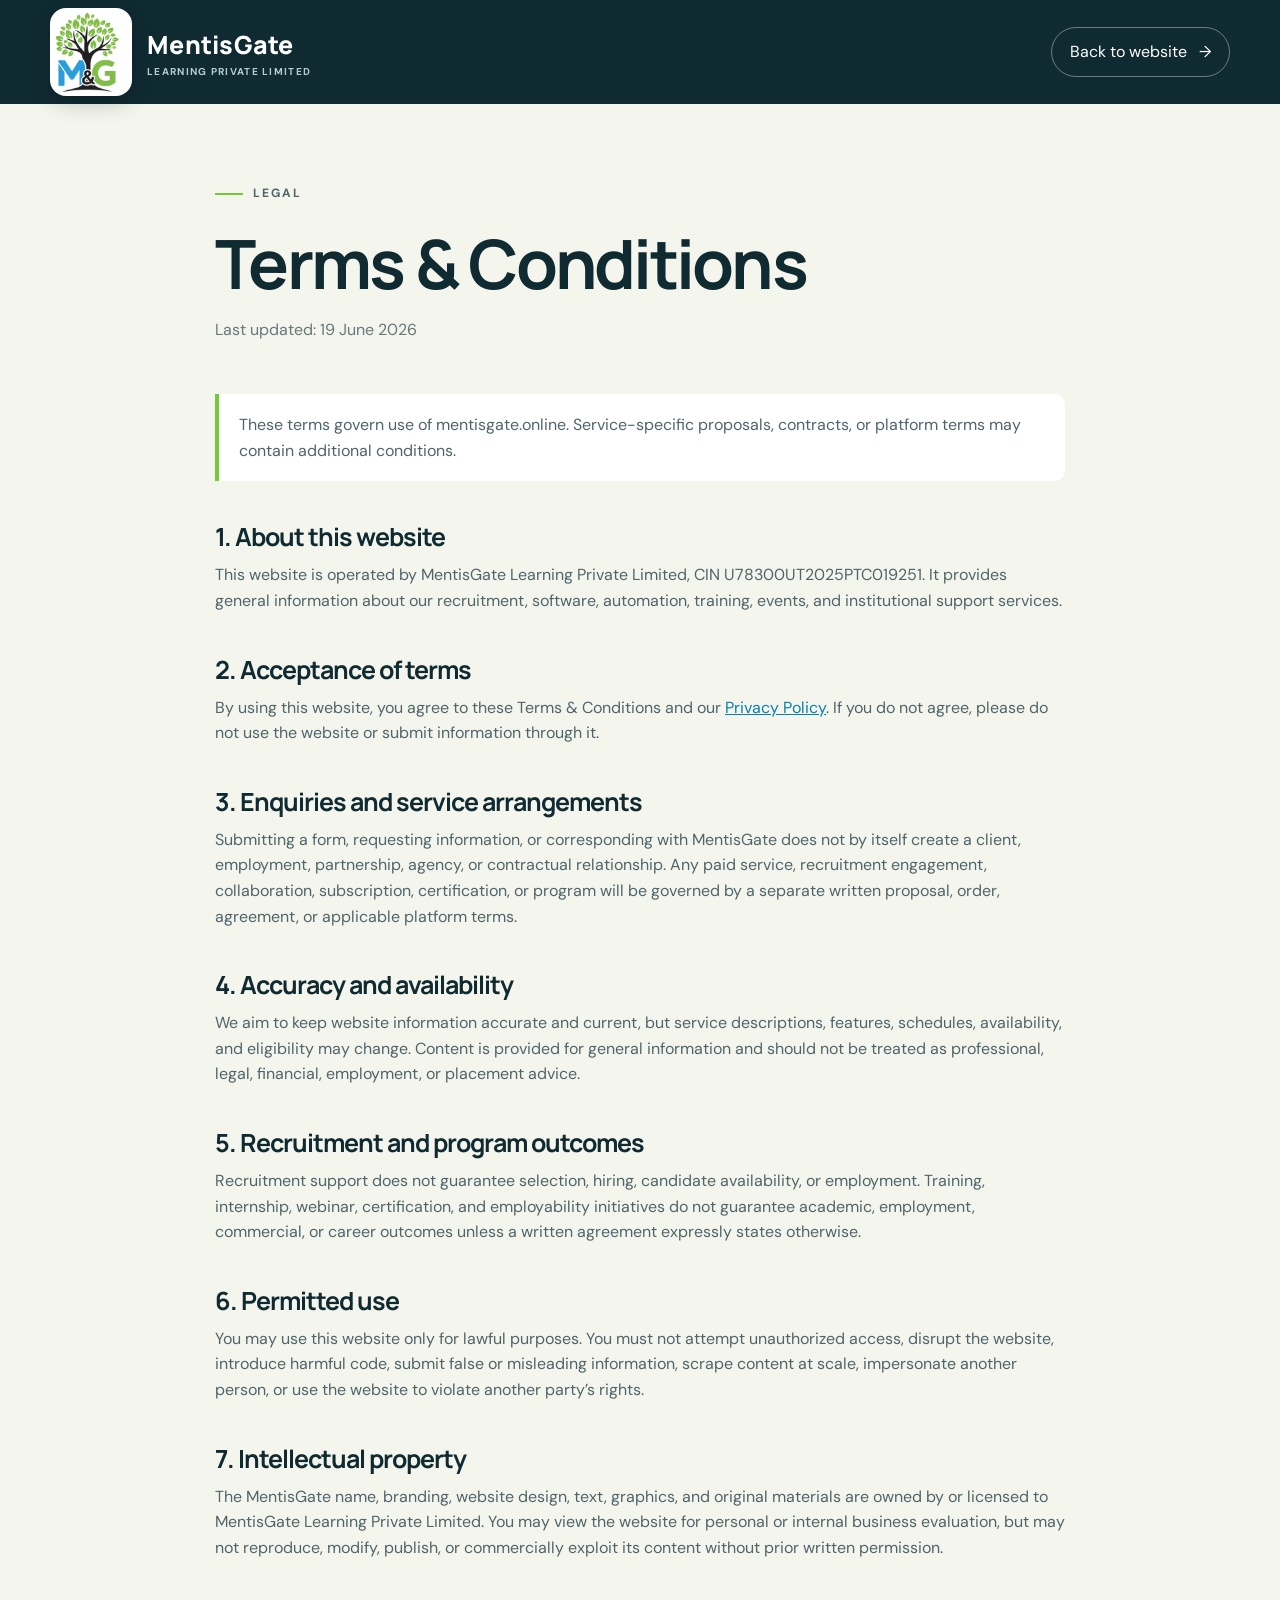
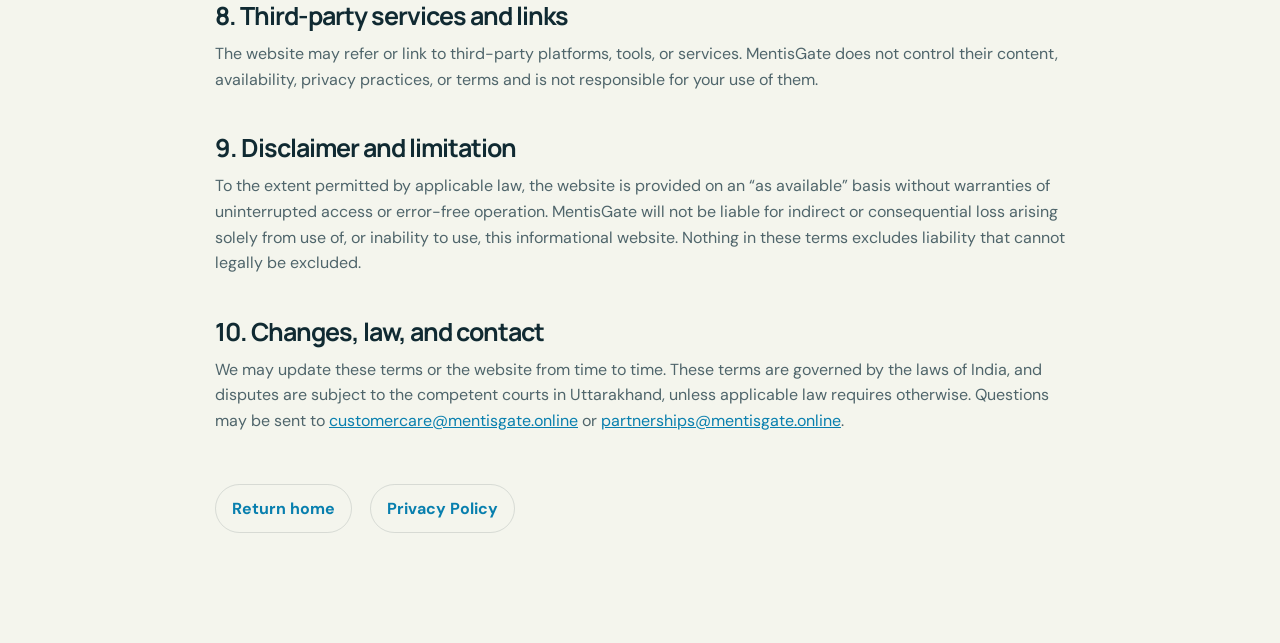
<file: terms-and-conditions.html>
<!doctype html>
<html lang="en">
<head>
  <meta charset="utf-8">
  <meta name="viewport" content="width=device-width, initial-scale=1">
  <meta name="description" content="Website Terms and Conditions for MentisGate Learning.">
  <title>Terms &amp; Conditions | MentisGate Learning</title>
  <link rel="preconnect" href="https://fonts.googleapis.com">
  <link rel="preconnect" href="https://fonts.gstatic.com" crossorigin>
  <link href="https://fonts.googleapis.com/css2?family=DM+Sans:wght@400;500;600;700&family=Manrope:wght@500;600;700;800&display=swap" rel="stylesheet">
  <link rel="stylesheet" href="styles.css">
</head>
<body class="legal-page">
  <header class="site-header legal-header">
    <div class="container nav-wrap">
      <a class="brand" href="index.html" aria-label="MentisGate home"><span class="brand-logo" aria-hidden="true"></span><span class="brand-name"><strong>MentisGate</strong><small>Learning Private Limited</small></span></a>
      <a class="nav-cta" href="index.html">Back to website <span aria-hidden="true">&rarr;</span></a>
    </div>
  </header>
  <main class="legal-main">
    <article class="container legal-shell">
      <p class="eyebrow"><span></span> Legal</p>
      <h1>Terms &amp; Conditions</h1>
      <p class="legal-date">Last updated: 19 June 2026</p>
      <p class="legal-note">These terms govern use of mentisgate.online. Service-specific proposals, contracts, or platform terms may contain additional conditions.</p>

      <h2>1. About this website</h2>
      <p>This website is operated by MentisGate Learning Private Limited, CIN U78300UT2025PTC019251. It provides general information about our recruitment, software, automation, training, events, and institutional support services.</p>

      <h2>2. Acceptance of terms</h2>
      <p>By using this website, you agree to these Terms &amp; Conditions and our <a href="privacy-policy.html">Privacy Policy</a>. If you do not agree, please do not use the website or submit information through it.</p>

      <h2>3. Enquiries and service arrangements</h2>
      <p>Submitting a form, requesting information, or corresponding with MentisGate does not by itself create a client, employment, partnership, agency, or contractual relationship. Any paid service, recruitment engagement, collaboration, subscription, certification, or program will be governed by a separate written proposal, order, agreement, or applicable platform terms.</p>

      <h2>4. Accuracy and availability</h2>
      <p>We aim to keep website information accurate and current, but service descriptions, features, schedules, availability, and eligibility may change. Content is provided for general information and should not be treated as professional, legal, financial, employment, or placement advice.</p>

      <h2>5. Recruitment and program outcomes</h2>
      <p>Recruitment support does not guarantee selection, hiring, candidate availability, or employment. Training, internship, webinar, certification, and employability initiatives do not guarantee academic, employment, commercial, or career outcomes unless a written agreement expressly states otherwise.</p>

      <h2>6. Permitted use</h2>
      <p>You may use this website only for lawful purposes. You must not attempt unauthorized access, disrupt the website, introduce harmful code, submit false or misleading information, scrape content at scale, impersonate another person, or use the website to violate another party&rsquo;s rights.</p>

      <h2>7. Intellectual property</h2>
      <p>The MentisGate name, branding, website design, text, graphics, and original materials are owned by or licensed to MentisGate Learning Private Limited. You may view the website for personal or internal business evaluation, but may not reproduce, modify, publish, or commercially exploit its content without prior written permission.</p>

      <h2>8. Third-party services and links</h2>
      <p>The website may refer or link to third-party platforms, tools, or services. MentisGate does not control their content, availability, privacy practices, or terms and is not responsible for your use of them.</p>

      <h2>9. Disclaimer and limitation</h2>
      <p>To the extent permitted by applicable law, the website is provided on an &ldquo;as available&rdquo; basis without warranties of uninterrupted access or error-free operation. MentisGate will not be liable for indirect or consequential loss arising solely from use of, or inability to use, this informational website. Nothing in these terms excludes liability that cannot legally be excluded.</p>

      <h2>10. Changes, law, and contact</h2>
      <p>We may update these terms or the website from time to time. These terms are governed by the laws of India, and disputes are subject to the competent courts in Uttarakhand, unless applicable law requires otherwise. Questions may be sent to <a href="mailto:customercare@mentisgate.online">customercare@mentisgate.online</a> or <a href="mailto:partnerships@mentisgate.online">partnerships@mentisgate.online</a>.</p>
      <div class="legal-links"><a href="index.html">Return home</a><a href="privacy-policy.html">Privacy Policy</a></div>
    </article>
  </main>
</body>
</html>
</file>
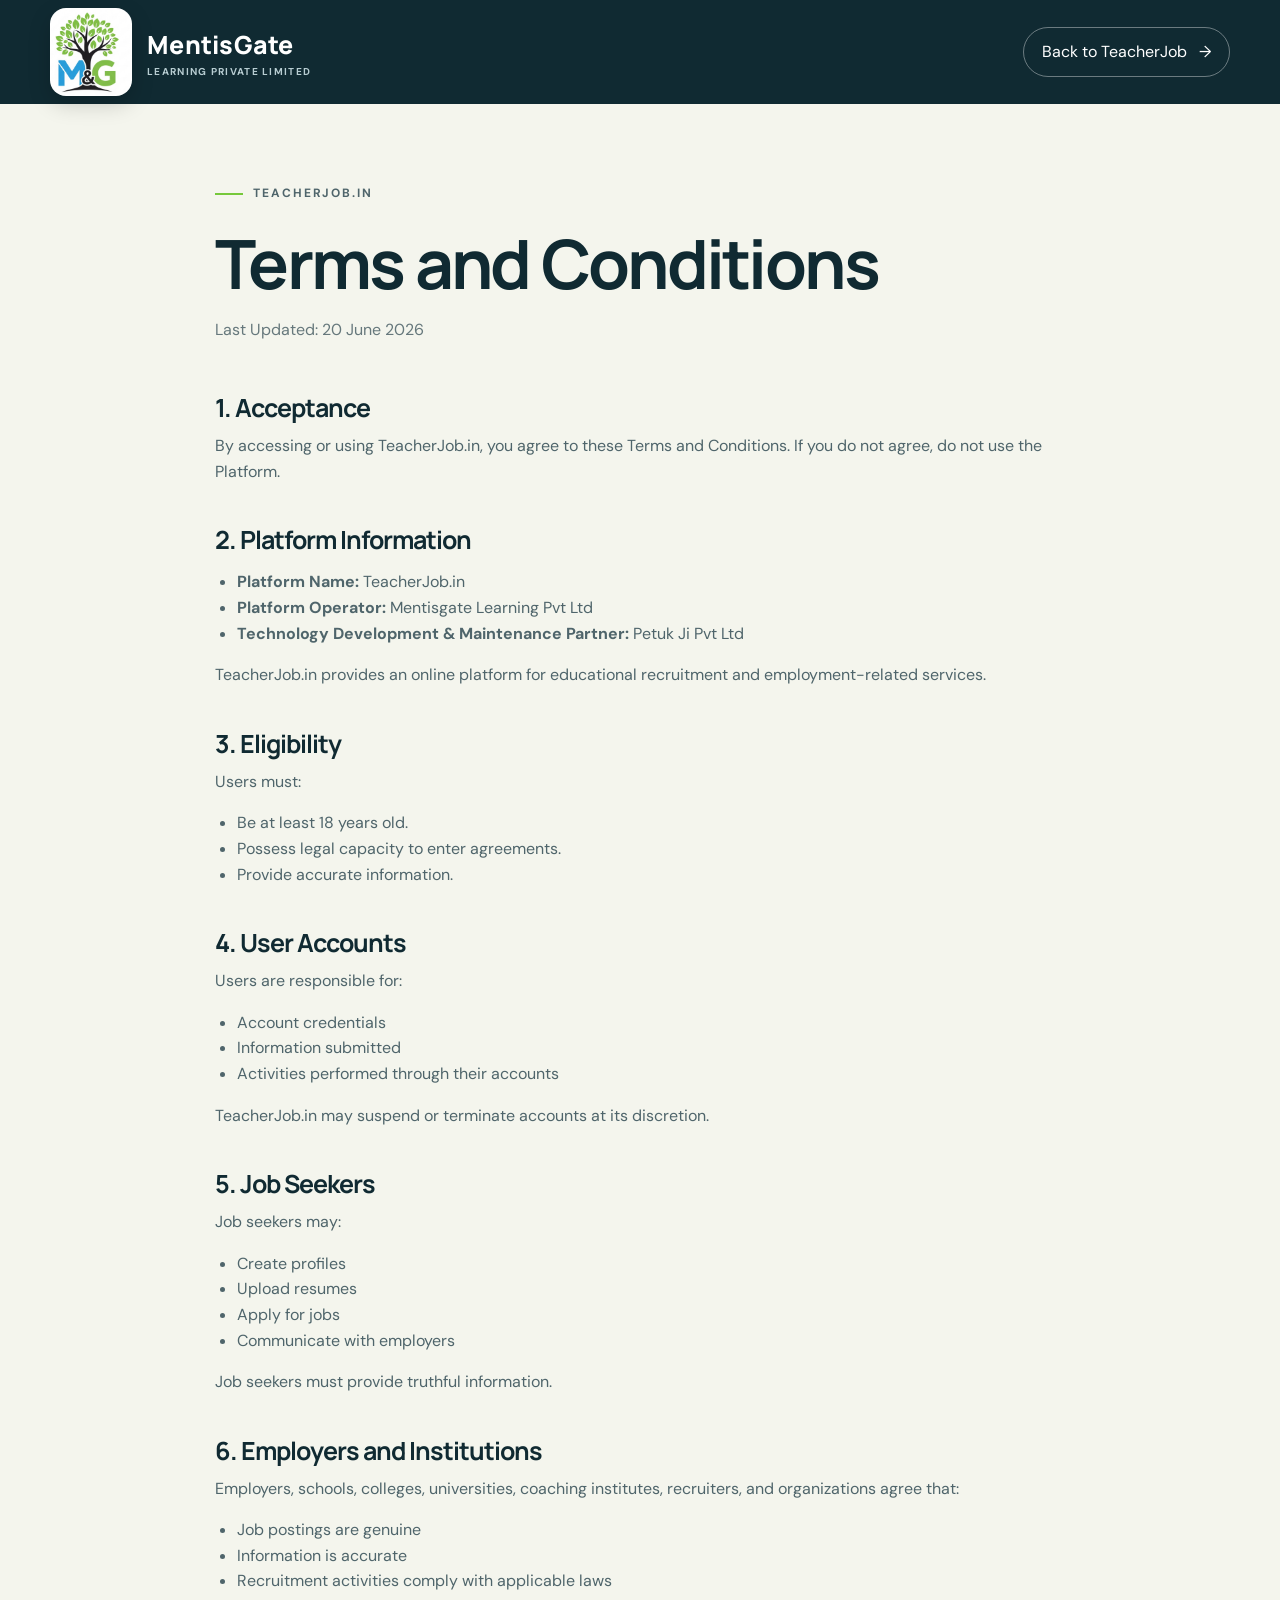
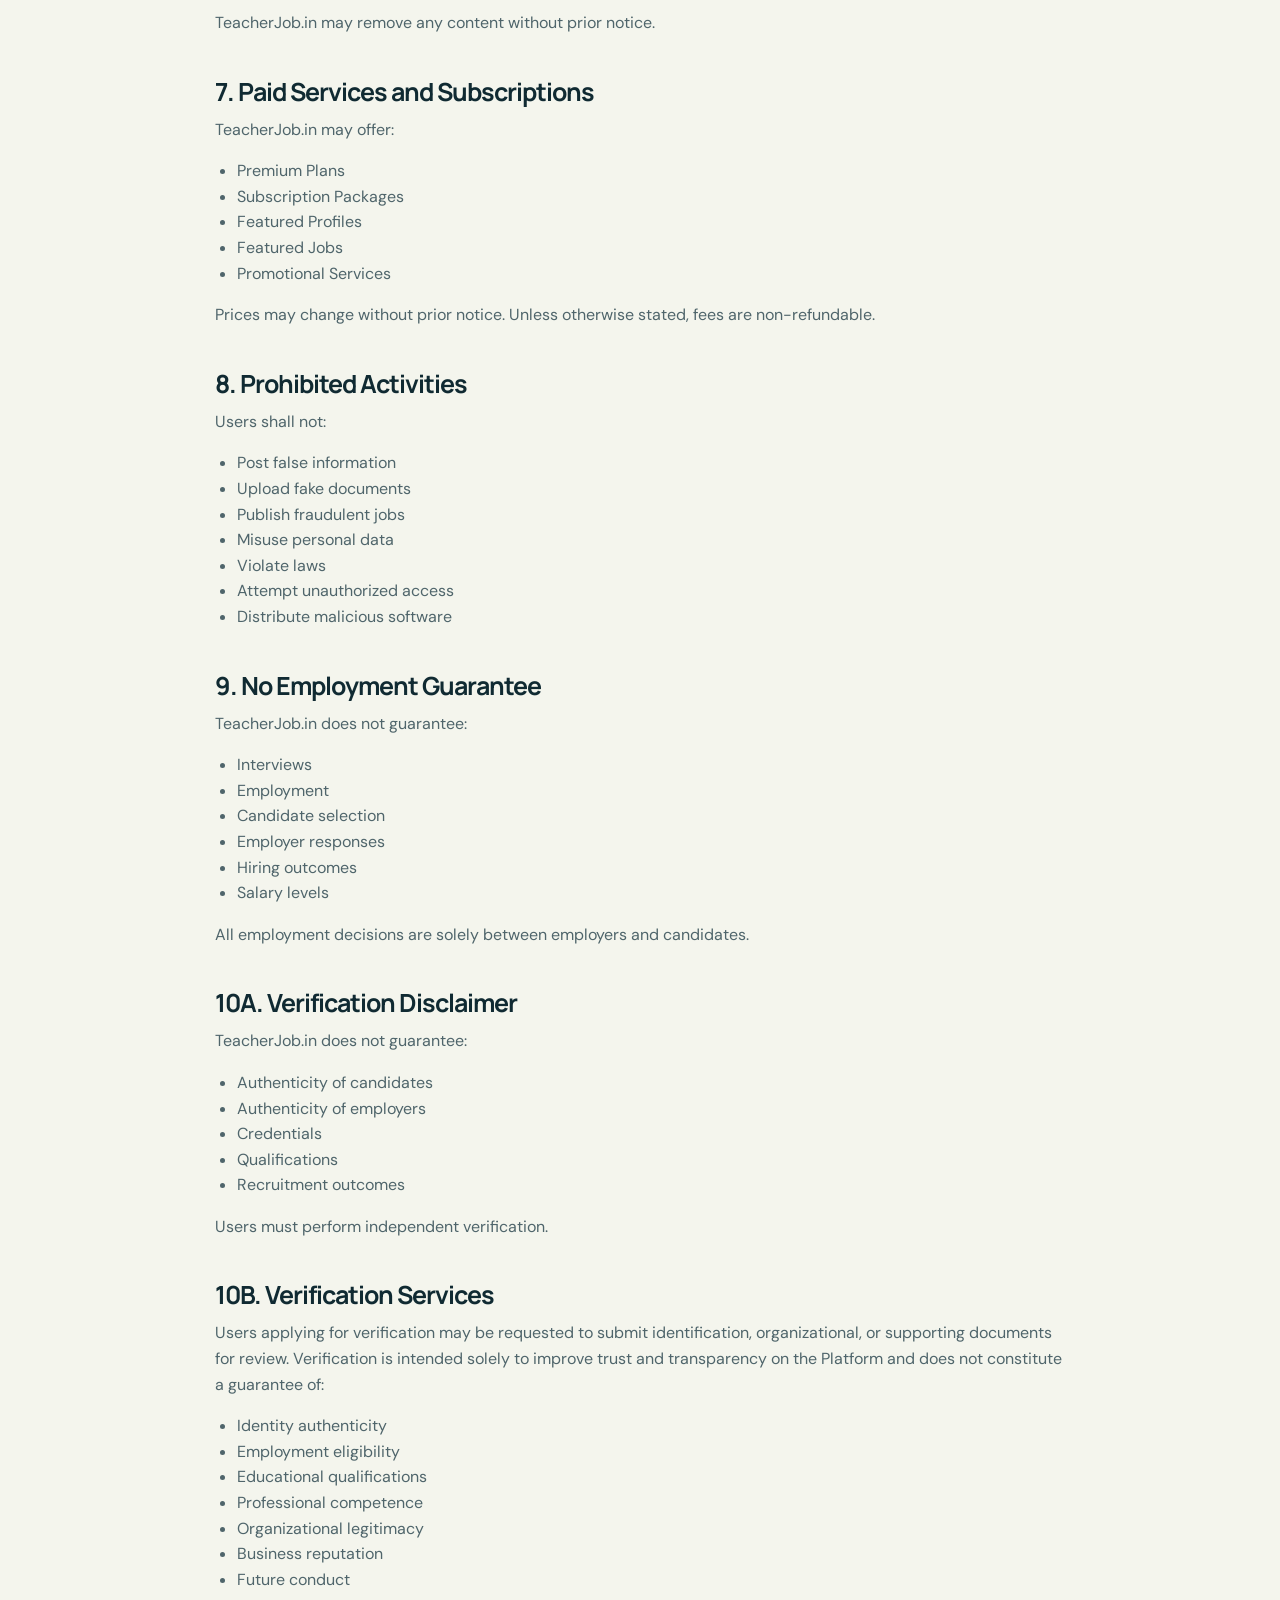
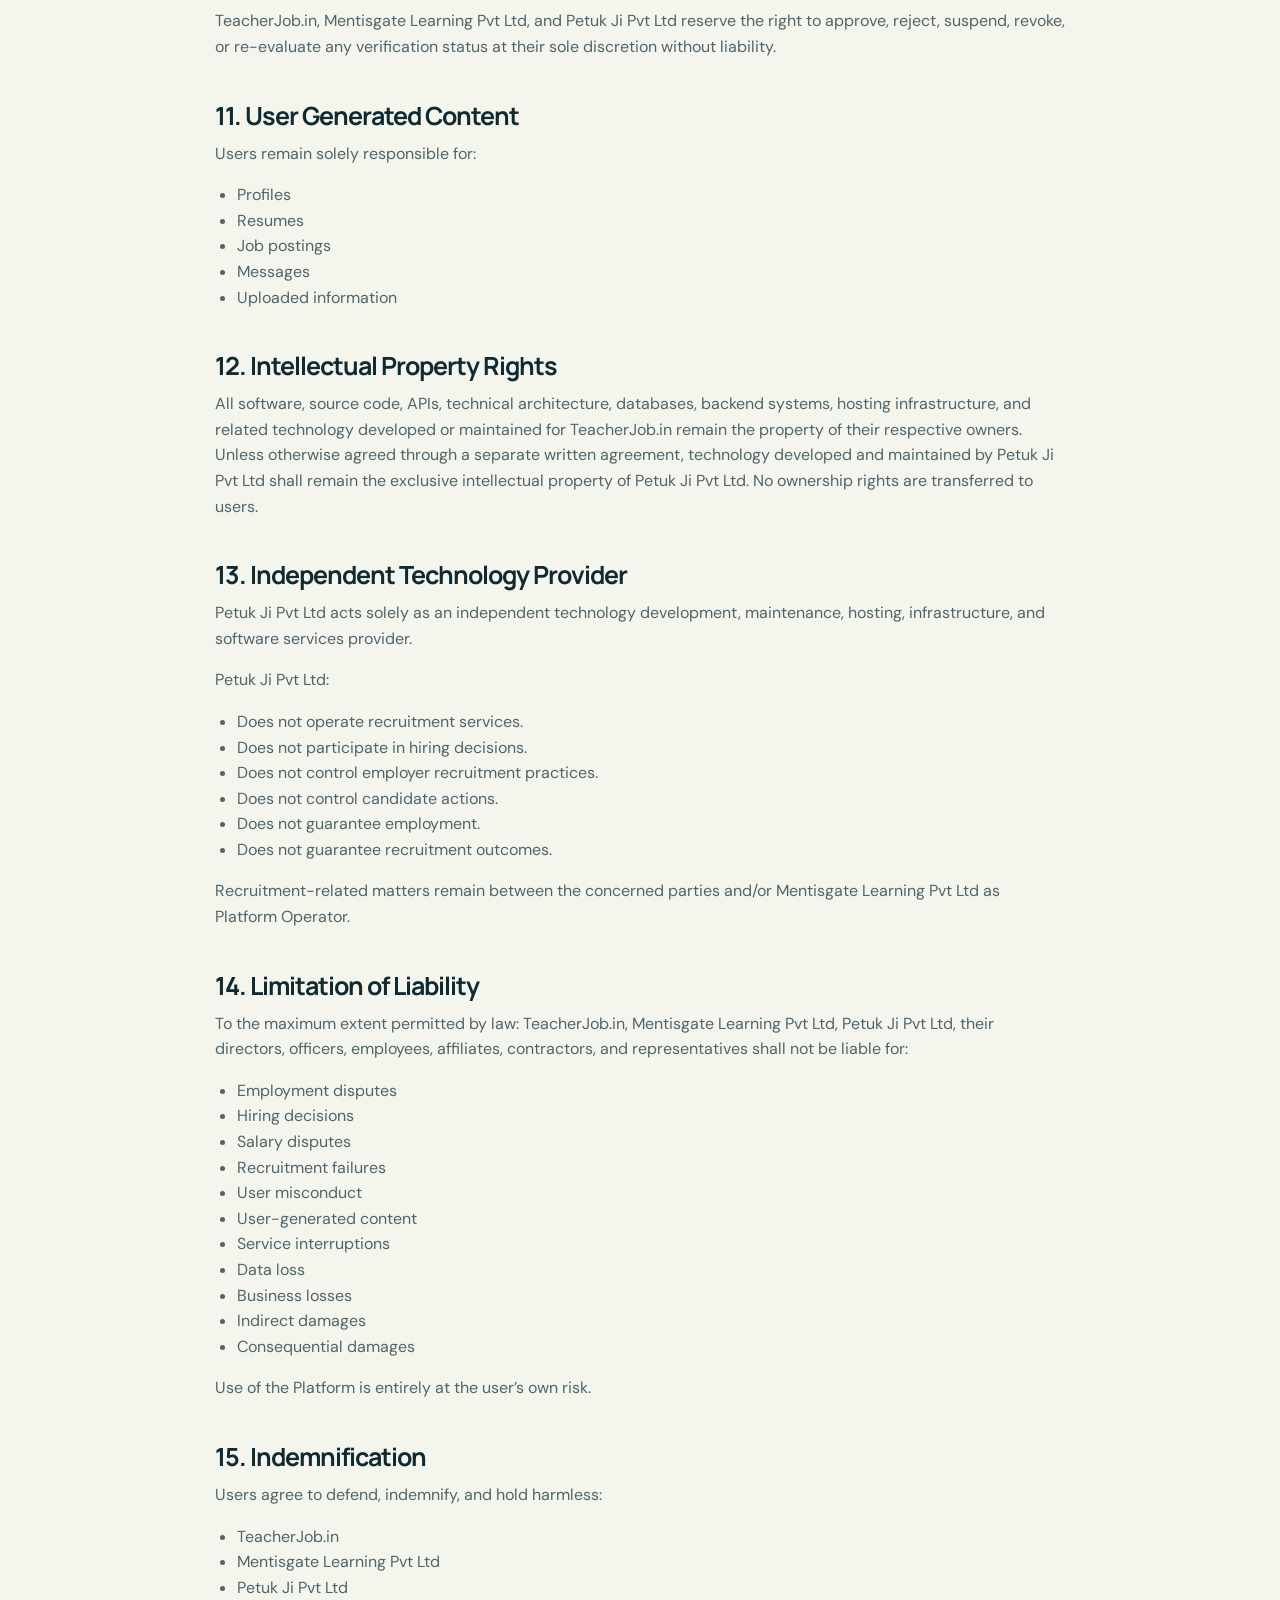
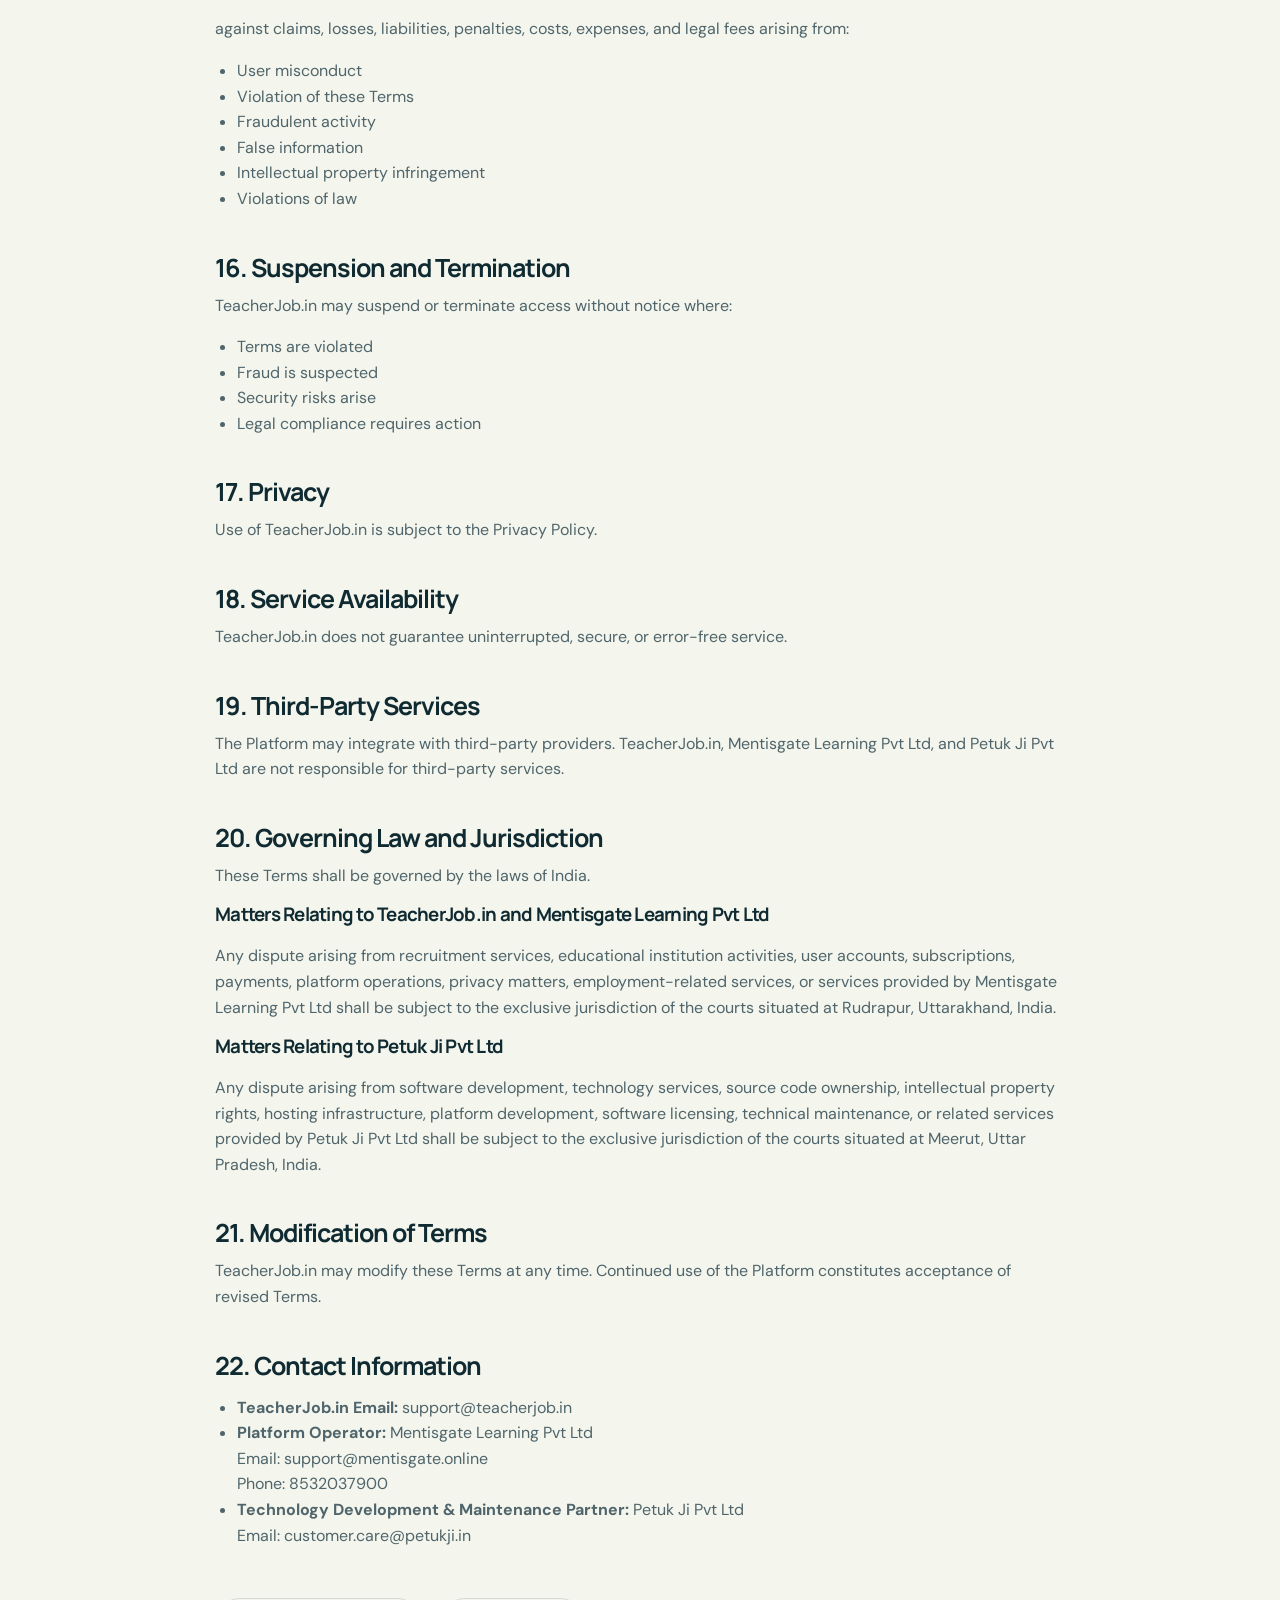
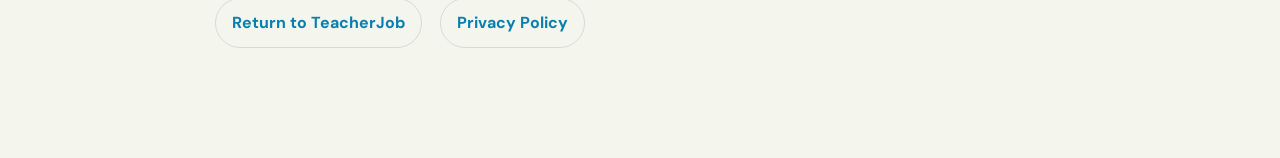
<file: public/teacherjob-terms-and-conditions.html>
<!doctype html>
<html lang="en">
<head>
  <meta charset="utf-8">
  <meta name="viewport" content="width=device-width, initial-scale=1">
  <title>TeacherJob.in Terms and Conditions</title>
  <link rel="preconnect" href="https://fonts.googleapis.com">
  <link rel="preconnect" href="https://fonts.gstatic.com" crossorigin>
  <link href="https://fonts.googleapis.com/css2?family=DM+Sans:wght@400;500;600;700&family=Manrope:wght@500;600;700;800&display=swap" rel="stylesheet">
  <link rel="stylesheet" href="styles.css">
</head>
<body class="legal-page">
  <header class="site-header legal-header">
    <div class="container nav-wrap">
      <a class="brand" href="index.html" aria-label="MentisGate home"><span class="brand-logo" aria-hidden="true"></span><span class="brand-name"><strong>MentisGate</strong><small>Learning Private Limited</small></span></a>
      <a class="nav-cta" href="teacherjob.html">Back to TeacherJob <span aria-hidden="true">&rarr;</span></a>
    </div>
  </header>
  <main class="legal-main">
    <div class="container legal-shell">
      <p class="eyebrow"><span></span> TeacherJob.in</p>
      <h1>Terms and Conditions</h1>
      <p class="legal-date">Last Updated: 20 June 2026</p>

      <h2>1. Acceptance</h2>
      <p>By accessing or using TeacherJob.in, you agree to these Terms and Conditions.  If you do not agree, do not use the Platform. </p>

      <h2>2. Platform Information</h2>
      <ul>
        <li><strong>Platform Name:</strong> TeacherJob.in </li>
        <li><strong>Platform Operator:</strong> Mentisgate Learning Pvt Ltd </li>
        <li><strong>Technology Development & Maintenance Partner:</strong> Petuk Ji Pvt Ltd </li>
      </ul>
      <p>TeacherJob.in provides an online platform for educational recruitment and employment-related services. </p>

      <h2>3. Eligibility</h2>
      <p>Users must:</p>
      <ul>
        <li>Be at least 18 years old. </li>
        <li>Possess legal capacity to enter agreements. </li>
        <li>Provide accurate information. </li>
      </ul>

      <h2>4. User Accounts</h2>
      <p>Users are responsible for:</p>
      <ul>
        <li>Account credentials </li>
        <li>Information submitted </li>
        <li>Activities performed through their accounts </li>
      </ul>
      <p>TeacherJob.in may suspend or terminate accounts at its discretion. </p>

      <h2>5. Job Seekers</h2>
      <p>Job seekers may:</p>
      <ul>
        <li>Create profiles </li>
        <li>Upload resumes </li>
        <li>Apply for jobs </li>
        <li>Communicate with employers </li>
      </ul>
      <p>Job seekers must provide truthful information. </p>

      <h2>6. Employers and Institutions</h2>
      <p>Employers, schools, colleges, universities, coaching institutes, recruiters, and organizations agree that:</p>
      <ul>
        <li>Job postings are genuine </li>
        <li>Information is accurate </li>
        <li>Recruitment activities comply with applicable laws </li>
      </ul>
      <p>TeacherJob.in may remove any content without prior notice. </p>

      <h2>7. Paid Services and Subscriptions</h2>
      <p>TeacherJob.in may offer:</p>
      <ul>
        <li>Premium Plans </li>
        <li>Subscription Packages </li>
        <li>Featured Profiles </li>
        <li>Featured Jobs </li>
        <li>Promotional Services </li>
      </ul>
      <p>Prices may change without prior notice.  Unless otherwise stated, fees are non-refundable. </p>

      <h2>8. Prohibited Activities</h2>
      <p>Users shall not:</p>
      <ul>
        <li>Post false information </li>
        <li>Upload fake documents </li>
        <li>Publish fraudulent jobs </li>
        <li>Misuse personal data </li>
        <li>Violate laws </li>
        <li>Attempt unauthorized access </li>
        <li>Distribute malicious software </li>
      </ul>

      <h2>9. No Employment Guarantee</h2>
      <p>TeacherJob.in does not guarantee:</p>
      <ul>
        <li>Interviews </li>
        <li>Employment </li>
        <li>Candidate selection </li>
        <li>Employer responses </li>
        <li>Hiring outcomes </li>
        <li>Salary levels </li>
      </ul>
      <p>All employment decisions are solely between employers and candidates. </p>

      <h2>10A. Verification Disclaimer</h2>
      <p>TeacherJob.in does not guarantee:</p>
      <ul>
        <li>Authenticity of candidates </li>
        <li>Authenticity of employers </li>
        <li>Credentials </li>
        <li>Qualifications </li>
        <li>Recruitment outcomes </li>
      </ul>
      <p>Users must perform independent verification. </p>

      <h2>10B. Verification Services</h2>
      <p>Users applying for verification may be requested to submit identification, organizational, or supporting documents for review.  Verification is intended solely to improve trust and transparency on the Platform and does not constitute a guarantee of:</p>
      <ul>
        <li>Identity authenticity </li>
        <li>Employment eligibility </li>
        <li>Educational qualifications </li>
        <li>Professional competence </li>
        <li>Organizational legitimacy </li>
        <li>Business reputation </li>
        <li>Future conduct </li>
      </ul>
      <p>TeacherJob.in, Mentisgate Learning Pvt Ltd, and Petuk Ji Pvt Ltd reserve the right to approve, reject, suspend, revoke, or re-evaluate any verification status at their sole discretion without liability. </p>

      <h2>11. User Generated Content</h2>
      <p>Users remain solely responsible for:</p>
      <ul>
        <li>Profiles </li>
        <li>Resumes </li>
        <li>Job postings </li>
        <li>Messages </li>
        <li>Uploaded information </li>
      </ul>

      <h2>12. Intellectual Property Rights</h2>
      <p>All software, source code, APIs, technical architecture, databases, backend systems, hosting infrastructure, and related technology developed or maintained for TeacherJob.in remain the property of their respective owners.  Unless otherwise agreed through a separate written agreement, technology developed and maintained by Petuk Ji Pvt Ltd shall remain the exclusive intellectual property of Petuk Ji Pvt Ltd.  No ownership rights are transferred to users. </p>

      <h2>13. Independent Technology Provider</h2>
      <p>Petuk Ji Pvt Ltd acts solely as an independent technology development, maintenance, hosting, infrastructure, and software services provider. </p>
      <p>Petuk Ji Pvt Ltd:</p>
      <ul>
        <li>Does not operate recruitment services. </li>
        <li>Does not participate in hiring decisions. </li>
        <li>Does not control employer recruitment practices. </li>
        <li>Does not control candidate actions. </li>
        <li>Does not guarantee employment. </li>
        <li>Does not guarantee recruitment outcomes. </li>
      </ul>
      <p>Recruitment-related matters remain between the concerned parties and/or Mentisgate Learning Pvt Ltd as Platform Operator. </p>

      <h2>14. Limitation of Liability</h2>
      <p>To the maximum extent permitted by law: TeacherJob.in, Mentisgate Learning Pvt Ltd, Petuk Ji Pvt Ltd, their directors, officers, employees, affiliates, contractors, and representatives shall not be liable for:</p>
      <ul>
        <li>Employment disputes </li>
        <li>Hiring decisions </li>
        <li>Salary disputes </li>
        <li>Recruitment failures </li>
        <li>User misconduct </li>
        <li>User-generated content </li>
        <li>Service interruptions </li>
        <li>Data loss </li>
        <li>Business losses </li>
        <li>Indirect damages </li>
        <li>Consequential damages </li>
      </ul>
      <p>Use of the Platform is entirely at the user’s own risk. </p>

      <h2>15. Indemnification</h2>
      <p>Users agree to defend, indemnify, and hold harmless:</p>
      <ul>
        <li>TeacherJob.in </li>
        <li>Mentisgate Learning Pvt Ltd </li>
        <li>Petuk Ji Pvt Ltd </li>
      </ul>
      <p>against claims, losses, liabilities, penalties, costs, expenses, and legal fees arising from:</p>
      <ul>
        <li>User misconduct </li>
        <li>Violation of these Terms </li>
        <li>Fraudulent activity </li>
        <li>False information </li>
        <li>Intellectual property infringement </li>
        <li>Violations of law </li>
      </ul>

      <h2>16. Suspension and Termination</h2>
      <p>TeacherJob.in may suspend or terminate access without notice where:</p>
      <ul>
        <li>Terms are violated </li>
        <li>Fraud is suspected </li>
        <li>Security risks arise </li>
        <li>Legal compliance requires action </li>
      </ul>

      <h2>17. Privacy</h2>
      <p>Use of TeacherJob.in is subject to the Privacy Policy. </p>

      <h2>18. Service Availability</h2>
      <p>TeacherJob.in does not guarantee uninterrupted, secure, or error-free service. </p>

      <h2>19. Third-Party Services</h2>
      <p>The Platform may integrate with third-party providers.  TeacherJob.in, Mentisgate Learning Pvt Ltd, and Petuk Ji Pvt Ltd are not responsible for third-party services. </p>

      <h2>20. Governing Law and Jurisdiction</h2>
      <p>These Terms shall be governed by the laws of India. </p>
      <h3>Matters Relating to TeacherJob.in and Mentisgate Learning Pvt Ltd</h3>
      <p>Any dispute arising from recruitment services, educational institution activities, user accounts, subscriptions, payments, platform operations, privacy matters, employment-related services, or services provided by Mentisgate Learning Pvt Ltd shall be subject to the exclusive jurisdiction of the courts situated at Rudrapur, Uttarakhand, India. </p>
      <h3>Matters Relating to Petuk Ji Pvt Ltd</h3>
      <p>Any dispute arising from software development, technology services, source code ownership, intellectual property rights, hosting infrastructure, platform development, software licensing, technical maintenance, or related services provided by Petuk Ji Pvt Ltd shall be subject to the exclusive jurisdiction of the courts situated at Meerut, Uttar Pradesh, India. </p>

      <h2>21. Modification of Terms</h2>
      <p>TeacherJob.in may modify these Terms at any time.  Continued use of the Platform constitutes acceptance of revised Terms. </p>

      <h2>22. Contact Information</h2>
      <ul>
        <li><strong>TeacherJob.in Email:</strong> support@teacherjob.in </li>
        <li><strong>Platform Operator:</strong> Mentisgate Learning Pvt Ltd<br>Email: support@mentisgate.online<br>Phone: 8532037900 </li>
        <li><strong>Technology Development & Maintenance Partner:</strong> Petuk Ji Pvt Ltd<br>Email: customer.care@petukji.in </li>
      </ul>

      <div class="legal-links"><a href="teacherjob.html">Return to TeacherJob</a><a href="teacherjob-privacy-policy.html">Privacy Policy</a></div>
    </div>
  </main>
</body>
</html>
</file>
<file: styles.css>
:root{--ink:#102a32;--ink-2:#173e47;--blue:#159ed1;--blue-dark:#087fae;--green:#76c83b;--lime:#b7eb72;--cream:#f4f5ed;--paper:#fbfcf8;--white:#fff;--muted:#66787c;--line:rgba(16,42,50,.13);--shadow:0 24px 70px rgba(8,42,51,.13)}
*{box-sizing:border-box}html{scroll-behavior:smooth}body{margin:0;background:var(--paper);color:var(--ink);font-family:"DM Sans",Arial,sans-serif;line-height:1.6}body.menu-open{overflow:hidden}img{max-width:100%;display:block}a{color:inherit;text-decoration:none}h1,h2,h3,p{margin-top:0}h1,h2,h3{font-family:"Manrope",Arial,sans-serif;line-height:1.08;letter-spacing:-.04em}.container{width:min(1180px,calc(100% - 44px));margin-inline:auto}.section{padding:118px 0}.skip-link{position:fixed;left:16px;top:-80px;z-index:1000;background:var(--ink);color:#fff;padding:12px 18px;border-radius:8px}.skip-link:focus{top:16px}.sr-only{position:absolute;width:1px;height:1px;padding:0;margin:-1px;overflow:hidden;clip:rect(0,0,0,0);white-space:nowrap;border:0}
.site-header{height:84px;position:absolute;top:0;left:0;width:100%;z-index:20;color:#fff}.nav-wrap{height:100%;display:flex;align-items:center;justify-content:space-between}.brand{width:236px;height:58px;overflow:hidden;display:block}.brand-logo,.footer-logo{display:block;background:url("assets/mentisgate-logo.png") no-repeat 50% 81.7%;background-size:275px 275px;width:236px;height:58px;filter:brightness(0) invert(1)}.site-nav{display:flex;align-items:center;gap:32px;font-size:14px;font-weight:600}.site-nav>a:not(.nav-cta){opacity:.84;transition:opacity .2s}.site-nav>a:hover{opacity:1}.nav-cta{border:1px solid rgba(255,255,255,.38);border-radius:999px;padding:11px 18px}.nav-cta span{margin-left:8px}.menu-toggle{display:none;background:none;border:0;padding:8px}.menu-toggle>span:not(.sr-only){width:25px;height:2px;background:#fff;display:block;margin:5px}
.hero{min-height:790px;padding:165px 0 110px;background:var(--ink);color:#fff;position:relative;overflow:hidden}.hero:after{content:"";position:absolute;inset:auto 0 0;height:1px;background:rgba(255,255,255,.12)}.hero-orb{position:absolute;border-radius:50%;filter:blur(1px);opacity:.6}.orb-one{width:530px;height:530px;background:radial-gradient(circle,#1aabc7 0,rgba(26,171,199,.18) 42%,transparent 70%);right:-120px;top:-80px}.orb-two{width:560px;height:560px;background:radial-gradient(circle,#6abf3c 0,rgba(106,191,60,.12) 42%,transparent 70%);left:38%;bottom:-390px}.hero-grid{display:grid;grid-template-columns:1.12fr .88fr;align-items:center;gap:90px;position:relative;z-index:2}.eyebrow{display:flex;align-items:center;gap:10px;text-transform:uppercase;letter-spacing:.16em;font-size:12px;font-weight:700;color:var(--blue-dark);margin-bottom:24px}.eyebrow span{width:28px;height:2px;background:var(--green)}.eyebrow.light{color:var(--lime)}.hero .eyebrow{color:#b7d8df}.hero-copy h1{font-size:clamp(52px,6.5vw,88px);max-width:820px;margin-bottom:28px}.hero-copy h1 em{font-style:normal;color:var(--lime)}.hero-lead{max-width:650px;color:#bdd0d4;font-size:19px;line-height:1.65}.hero-actions{display:flex;align-items:center;gap:26px;margin:36px 0 54px}.button{display:inline-flex;align-items:center;justify-content:center;gap:14px;border-radius:999px;padding:15px 22px;font-weight:700;font-size:14px;transition:transform .2s,background .2s}.button:hover{transform:translateY(-2px)}.button-primary{background:var(--green);color:var(--ink)}.button-primary:hover{background:var(--lime)}.button-text{padding-inline:0;color:#fff;border-bottom:1px solid rgba(255,255,255,.35);border-radius:0}.button-dark{background:var(--ink);color:#fff}.hero-trust{display:flex;align-items:center;gap:13px;color:#fff;font-size:12px}.hero-trust>span{color:#83a0a6;text-transform:uppercase;letter-spacing:.13em}.hero-trust i{width:3px;height:3px;border-radius:50%;background:var(--green)}
.hero-visual{position:relative;min-height:470px}.hero-card-main{position:absolute;inset:16px 20px 20px 0;background:linear-gradient(145deg,#f9faf4,#e6f1ea);color:var(--ink);border-radius:28px;padding:30px;box-shadow:var(--shadow);overflow:hidden}.hero-card-main:after{content:"";width:310px;height:310px;border:70px solid rgba(21,158,209,.12);border-radius:50%;position:absolute;right:-140px;top:55px}.card-topline{display:flex;justify-content:space-between;font-size:11px;text-transform:uppercase;letter-spacing:.11em;color:#66787c}.card-topline b{font-size:25px;color:rgba(16,42,50,.17)}.signal{height:190px;display:flex;align-items:flex-end;gap:8px;padding:25px 0;position:relative;z-index:2}.signal span{flex:1;border-radius:7px 7px 0 0;background:linear-gradient(#83d64e,#22a2cb)}.signal span:nth-child(1){height:30%}.signal span:nth-child(2){height:53%}.signal span:nth-child(3){height:43%}.signal span:nth-child(4){height:76%}.signal span:nth-child(5){height:95%}.hero-card-copy{position:relative;z-index:2}.hero-card-copy p{font-size:12px;text-transform:uppercase;letter-spacing:.15em;color:var(--blue-dark);font-weight:700;margin-bottom:7px}.hero-card-copy h2{font-size:32px;max-width:350px}.hero-card-float{position:absolute;right:-18px;bottom:5px;z-index:4;background:#fff;color:var(--ink);padding:15px 18px;border-radius:16px;display:flex;align-items:center;gap:13px;width:265px;box-shadow:0 18px 50px rgba(5,30,37,.22)}.float-icon{background:var(--blue);color:#fff;font-weight:800;border-radius:10px;width:43px;height:43px;display:grid;place-items:center}.hero-card-float b,.hero-card-float small{display:block}.hero-card-float small{color:var(--muted);font-size:11px}.hero-badge{position:absolute;left:8px;top:-16px;width:118px;height:118px;border-radius:50%;background:var(--green);color:var(--ink);display:grid;place-content:center;text-align:center;z-index:4;box-shadow:var(--shadow)}.hero-badge b{font:800 32px/1 "Manrope"}.hero-badge span{font-size:11px}.marquee{overflow:hidden;background:var(--green);color:var(--ink);padding:14px 0}.marquee-track{display:flex;align-items:center;gap:28px;width:max-content;animation:scroll 28s linear infinite}.marquee span{font:700 13px "Manrope";text-transform:uppercase;letter-spacing:.13em}.marquee i{width:6px;height:6px;background:var(--ink);transform:rotate(45deg)}@keyframes scroll{to{transform:translateX(-50%)}}
.about{background:var(--cream)}.about-grid{display:grid;grid-template-columns:.8fr 1.2fr;gap:110px}.section-heading h2,.section-intro h2,.process-heading h2,.founder-copy h2{font-size:clamp(40px,5vw,64px)}.about-copy .lead{font-size:25px;line-height:1.45;color:var(--ink);margin-bottom:26px}.about-copy>p:not(.lead){color:var(--muted);font-size:17px}.mission{margin-top:36px;padding:26px 0;border-top:1px solid var(--line);display:grid;grid-template-columns:120px 1fr;gap:20px}.mission span{color:var(--blue-dark);font-weight:700;text-transform:uppercase;letter-spacing:.13em;font-size:11px}.mission p{font-weight:600;font-size:18px;margin:0}
.solutions{background:var(--ink);color:#fff}.section-intro{display:grid;grid-template-columns:1fr .62fr;align-items:end;gap:90px;margin-bottom:64px}.section-intro h2{margin-bottom:0}.section-intro>p{color:#a9c0c5;font-size:17px;margin-bottom:6px}.solutions-grid{display:grid;grid-template-columns:repeat(3,1fr);border-left:1px solid rgba(255,255,255,.12);border-top:1px solid rgba(255,255,255,.12)}.solution-card{min-height:340px;padding:30px;border-right:1px solid rgba(255,255,255,.12);border-bottom:1px solid rgba(255,255,255,.12);position:relative;transition:background .25s,transform .25s}.solution-card:hover{background:#16414a;transform:translateY(-3px)}.solution-card.featured{background:var(--green);color:var(--ink)}.solution-card.featured:hover{background:var(--lime)}.card-number{position:absolute;right:25px;top:23px;font:600 11px "Manrope";opacity:.5}.card-icon{width:48px;height:48px;border:1px solid rgba(255,255,255,.25);border-radius:13px;display:grid;place-items:center;font:700 12px "Manrope";margin-bottom:72px}.card-icon-logo{background:url("assets/teacherjob-logo.png") center/contain no-repeat,linear-gradient(135deg,#fff3e0,#fff);box-shadow:inset 0 0 0 1px rgba(255,138,0,.18)}.featured .card-icon{border-color:rgba(16,42,50,.25)}.solution-card h3{font-size:24px;margin-bottom:12px}.solution-card p{color:#a9c0c5;font-size:15px;line-height:1.65}.featured p{color:#24434a}.solution-card a{display:inline-flex;gap:12px;font-weight:700;font-size:13px;margin-top:8px}
.recruitment{background:#dff1f4}.recruitment-grid{display:grid;grid-template-columns:.9fr 1.1fr;gap:90px;align-items:center}.recruitment-copy h2{font-size:clamp(40px,5vw,62px)}.recruitment-copy>p:not(.eyebrow){font-size:17px;color:#4e6970;max-width:540px;margin-bottom:30px}.roles-panel{background:#fff;border-radius:26px;padding:38px;box-shadow:var(--shadow)}.roles-panel>p{font-weight:700;text-transform:uppercase;letter-spacing:.14em;font-size:11px;color:var(--blue-dark);margin-bottom:20px}.roles-list{display:flex;flex-wrap:wrap;gap:9px}.roles-list span{border:1px solid var(--line);border-radius:999px;padding:9px 14px;font-size:13px;font-weight:600}.roles-list span:nth-child(3n+1){background:var(--cream)}
.learning{background:var(--paper)}.section-intro.dark>p{color:var(--muted)}.program-grid{display:grid;grid-template-columns:repeat(3,1fr);gap:16px}.program-card{padding:30px;min-height:230px;background:#fff;border:1px solid var(--line);border-radius:18px}.program-card>span{font:700 11px "Manrope";color:var(--blue-dark)}.program-card h3{font-size:23px;margin:55px 0 10px}.program-card p{font-size:14px;color:var(--muted)}.csr-strip{margin-top:18px;background:var(--green);border-radius:20px;padding:36px 40px;display:grid;grid-template-columns:.8fr 1.2fr;gap:50px;align-items:center}.csr-strip span{font-size:11px;text-transform:uppercase;letter-spacing:.13em;font-weight:700}.csr-strip h3{font-size:25px;margin:5px 0 0}.csr-strip p{margin:0;color:#29474d}
.process{background:var(--cream)}.process-heading{max-width:730px;margin-bottom:60px}.process-list{padding:0;margin:0;list-style:none;display:grid;grid-template-columns:repeat(3,1fr);border-top:1px solid var(--line);border-left:1px solid var(--line)}.process-list li{padding:32px;min-height:135px;border-right:1px solid var(--line);border-bottom:1px solid var(--line);display:flex;gap:28px;align-items:flex-start}.process-list b{color:var(--blue-dark);font-size:12px}.process-list span{font:600 18px/1.35 "Manrope"}
.recognition{background:var(--ink-2);color:#fff}.recognition-grid{display:grid;grid-template-columns:1.08fr .92fr;gap:80px;align-items:center}.award-photo{position:relative}.award-photo img{height:600px;width:100%;object-fit:cover;object-position:center;border-radius:24px;box-shadow:0 30px 80px rgba(0,0,0,.25)}.award-photo span{position:absolute;bottom:18px;left:18px;background:rgba(16,42,50,.86);backdrop-filter:blur(8px);padding:9px 13px;border-radius:8px;font-size:11px;text-transform:uppercase;letter-spacing:.1em}.award-kicker{color:var(--lime);font-weight:700}.award-copy h2{font-size:clamp(38px,4.6vw,60px)}.award-copy>p:not(.eyebrow):not(.award-kicker){color:#bad0d5}.award-copy blockquote{margin:35px 0 0;padding:24px 0 0;border-top:1px solid rgba(255,255,255,.16);font:600 20px/1.5 "Manrope";color:#fff}.award-copy cite{display:block;font:500 12px "DM Sans";color:#8fadb3;margin-top:12px}
.founder{background:var(--cream)}.founder-grid{display:grid;grid-template-columns:.38fr 1.1fr .55fr;gap:70px;align-items:center}.founder-mark span{display:grid;place-items:center;width:150px;height:150px;border-radius:50%;background:var(--blue);color:#fff;font:800 42px "Manrope"}.founder-mark p{text-align:center;width:150px;font-size:11px;text-transform:uppercase;letter-spacing:.1em;margin-top:12px}.founder-copy p:not(.eyebrow){color:var(--muted);font-size:17px}.collab{border-left:1px solid var(--line);padding-left:34px}.collab small,.collab strong,.collab span{display:block}.collab small{text-transform:uppercase;letter-spacing:.13em;color:var(--blue-dark);font-weight:700}.collab strong{font:700 21px "Manrope";margin:13px 0 5px}.collab span{font-size:12px;color:var(--muted)}
.contact{background:var(--paper);padding-bottom:80px}.contact-card{background:linear-gradient(135deg,#148fb9,#12697d);color:#fff;border-radius:30px;padding:60px;display:grid;grid-template-columns:1fr .9fr;gap:70px;box-shadow:var(--shadow)}.contact-copy h2{font-size:clamp(38px,4.4vw,58px)}.contact-copy>p:last-child{color:#c9e2e7}.contact-actions{display:flex;flex-direction:column;border-top:1px solid rgba(255,255,255,.23)}.contact-actions a{padding:18px 0;border-bottom:1px solid rgba(255,255,255,.23);display:grid;grid-template-columns:1fr auto;transition:padding .2s}.contact-actions a:hover{padding-left:8px}.contact-actions small,.contact-actions strong{grid-column:1}.contact-actions small{font-size:10px;text-transform:uppercase;letter-spacing:.12em;color:#c9e2e7}.contact-actions strong{font-size:16px;overflow-wrap:anywhere}.contact-actions span{grid-column:2;grid-row:1/3;align-self:center;font-size:22px}
.site-footer{background:#0b2229;color:#fff;padding:70px 0 28px}.footer-main{display:grid;grid-template-columns:1.5fr .5fr .7fr;gap:80px}.footer-logo{width:236px;height:58px}.footer-main>div:first-child p{color:#8ea8ae;max-width:420px;margin-top:22px}.footer-main h3{font-size:12px;text-transform:uppercase;letter-spacing:.13em;color:var(--lime);margin-bottom:18px}.footer-main a{display:block;color:#abc0c4;font-size:14px;margin:8px 0}.footer-main a:hover{color:#fff}.footer-legal{border-top:1px solid rgba(255,255,255,.1);padding-top:25px;margin-top:55px;display:flex;gap:25px;justify-content:space-between;color:#718e95;font-size:10px}.footer-legal p:last-child{max-width:460px;text-align:right}
.reveal{opacity:0;transform:translateY(22px);transition:opacity .7s ease,transform .7s ease}.reveal.visible{opacity:1;transform:none}@media(prefers-reduced-motion:reduce){html{scroll-behavior:auto}.reveal{opacity:1;transform:none;transition:none}.marquee-track{animation:none}}
@media(max-width:980px){.site-nav{gap:18px}.hero-grid,.about-grid,.recruitment-grid,.recognition-grid,.founder-grid{grid-template-columns:1fr;gap:55px}.hero{padding-top:145px}.hero-visual{min-height:450px;max-width:620px}.hero-badge{left:0}.about-grid{gap:35px}.solutions-grid{grid-template-columns:repeat(2,1fr)}.section-intro{grid-template-columns:1fr;gap:20px}.program-grid{grid-template-columns:repeat(2,1fr)}.recognition-grid{grid-template-columns:1fr}.award-photo img{height:520px}.founder-grid{grid-template-columns:.35fr 1fr}.collab{grid-column:2}.contact-card{grid-template-columns:1fr}.footer-main{grid-template-columns:1.2fr .5fr .7fr;gap:35px}}
@media(max-width:760px){.container{width:min(100% - 30px,1180px)}.section{padding:82px 0}.site-header{height:76px}.brand{width:190px}.brand-logo{width:190px;background-size:230px;background-position:50% 81.7%}.menu-toggle{display:block;z-index:31}.site-nav{position:fixed;inset:0;background:var(--ink);display:flex;flex-direction:column;justify-content:center;gap:25px;font-size:21px;transform:translateX(100%);transition:transform .3s;z-index:30}.site-nav.open{transform:none}.nav-cta{margin-top:10px}.hero{min-height:auto;padding:126px 0 90px}.hero-grid{gap:60px}.hero-copy h1{font-size:47px}.hero-lead{font-size:17px}.hero-actions{align-items:flex-start;flex-direction:column;gap:14px;margin-bottom:38px}.hero-trust{flex-wrap:wrap}.hero-trust>span{width:100%}.hero-visual{min-height:385px}.hero-card-main{inset:15px 0 20px;padding:22px}.signal{height:150px}.hero-card-copy h2{font-size:26px}.hero-badge{width:92px;height:92px;top:-16px}.hero-badge b{font-size:26px}.hero-card-float{right:-5px;width:230px}.marquee-track{gap:18px}.about-copy .lead{font-size:21px}.mission{grid-template-columns:1fr;gap:8px}.solutions-grid{grid-template-columns:1fr}.solution-card{min-height:290px}.card-icon{margin-bottom:48px}.program-grid{grid-template-columns:1fr}.csr-strip{grid-template-columns:1fr;gap:20px;padding:30px}.process-list{grid-template-columns:1fr}.award-photo img{height:390px}.founder-grid{grid-template-columns:1fr}.founder-mark{margin:auto}.collab{grid-column:auto;border-left:0;border-top:1px solid var(--line);padding:25px 0 0}.contact-card{width:calc(100% - 20px);padding:38px 24px;gap:35px}.contact-actions strong{font-size:14px}.footer-main{grid-template-columns:1fr}.footer-legal{flex-direction:column;gap:4px}.footer-legal p{margin:0}.footer-legal p:last-child{text-align:left}}
@media(max-width:420px){.hero-copy h1{font-size:40px}.hero-visual{min-height:345px}.hero-badge{display:none}.signal{height:125px}.hero-card-float{bottom:0}.section-heading h2,.section-intro h2,.process-heading h2,.founder-copy h2{font-size:36px}.award-photo img{height:330px}}
.why-us{background:var(--green);padding:68px 0}.why-grid{display:grid;grid-template-columns:.7fr 1.3fr;gap:80px;align-items:center}.why-title .eyebrow{color:var(--ink)}.why-title h2{font-size:38px;margin:0}.why-list{display:grid;grid-template-columns:1fr 1fr;border-top:1px solid rgba(16,42,50,.2);border-left:1px solid rgba(16,42,50,.2)}.why-list span{padding:16px 18px;border-right:1px solid rgba(16,42,50,.2);border-bottom:1px solid rgba(16,42,50,.2);font-size:13px;font-weight:700;display:flex;align-items:center;gap:9px}.why-list span:before{content:"+";font-size:17px;color:var(--blue-dark)}
@media(max-width:980px){.why-grid{grid-template-columns:1fr;gap:35px}}
@media(max-width:760px){.why-list{grid-template-columns:1fr}}
.home-teacherjob{background:#fff}.home-tj-card{display:grid;grid-template-columns:1fr .9fr;gap:60px;align-items:center;background:linear-gradient(135deg,#fff7e8,#eff8ff);border:1px solid rgba(16,42,50,.08);border-radius:30px;padding:54px;box-shadow:var(--shadow)}.home-tj-card h2{font-size:clamp(38px,4.8vw,60px);color:#071a52}.home-tj-card p:not(.eyebrow){font-size:17px;color:#50636c}.home-tj-points{display:grid;gap:12px}.home-tj-points span{display:flex;align-items:flex-start;gap:10px;background:#fff;border:1px solid rgba(7,26,82,.1);border-radius:14px;padding:15px 18px;font-weight:700;color:#071a52}.home-tj-points span:before{content:"";width:22px;height:22px;border-radius:50%;flex:0 0 22px;background:url(\"assets/teacherjob-logo.png\") center/cover no-repeat,linear-gradient(135deg,#ff8a00,#ffb347);box-shadow:0 0 0 2px rgba(255,255,255,.75)}.home-tj-points .button{justify-self:start;margin-top:8px}
@media(max-width:980px){.home-tj-card{grid-template-columns:1fr}}
@media(max-width:760px){.home-tj-card{padding:34px 24px}}

/* Brand and enquiry refinements */
.brand{width:auto;height:64px;display:flex;align-items:center;gap:12px;overflow:visible}.brand-logo{width:56px;height:56px;flex:0 0 56px;border-radius:13px;background-position:50% 39%;background-size:120px 120px;filter:none;box-shadow:0 8px 22px rgba(0,0,0,.18)}.brand-name{display:flex;flex-direction:column;line-height:1.08}.brand-name strong{font:800 20px "Manrope",Arial,sans-serif;letter-spacing:.01em}.brand-name small{margin-top:5px;color:#b8cdd2;font-size:8px;font-weight:700;letter-spacing:.12em;text-transform:uppercase}.footer-brand{display:flex;flex-direction:column}.footer-brand strong{font:800 28px "Manrope",Arial,sans-serif;letter-spacing:-.03em}.footer-brand span{margin-top:3px;color:#8ea8ae;font-size:12px;letter-spacing:.08em;text-transform:uppercase}.contact-card{align-items:start}.enquiry-form{background:#fff;color:var(--ink);padding:30px;border-radius:20px;box-shadow:0 20px 50px rgba(4,45,56,.2)}.form-row{display:grid;grid-template-columns:1fr 1fr;gap:14px}.enquiry-form label{display:block;font-size:11px;font-weight:700;letter-spacing:.06em;text-transform:uppercase;margin-bottom:14px}.enquiry-form input,.enquiry-form select,.enquiry-form textarea{display:block;width:100%;margin-top:7px;border:1px solid rgba(16,42,50,.18);border-radius:9px;background:#f8faf7;color:var(--ink);font:500 14px "DM Sans",Arial,sans-serif;padding:12px 13px;outline:none;transition:border-color .2s,box-shadow .2s}.enquiry-form textarea{resize:vertical;min-height:120px}.enquiry-form input:focus,.enquiry-form select:focus,.enquiry-form textarea:focus{border-color:var(--blue);box-shadow:0 0 0 3px rgba(21,158,209,.13)}.consent{display:flex!important;gap:10px;align-items:flex-start;text-transform:none!important;letter-spacing:0!important;font-weight:500!important;line-height:1.45;color:var(--muted)}.consent input{width:17px;height:17px;margin:2px 0 0;flex:0 0 auto}.consent a,.form-fallback a{text-decoration:underline;color:var(--blue-dark)}.website-field{position:absolute!important;left:-9999px!important}.form-submit{border:0;background:var(--green);color:var(--ink);cursor:pointer;width:100%;margin-top:4px}.form-submit:hover{background:var(--lime)}.form-fallback{font-size:11px;line-height:1.5;color:var(--muted);text-align:center;margin:14px 0 0}.form-status{display:none;border-radius:9px;padding:11px 13px;margin-bottom:14px;font-size:13px}.form-status.success{display:block;background:#e8f8de;color:#295e0d}.form-status.error{display:block;background:#fff0ed;color:#8a2b1c}
.legal-page{background:var(--cream)}.legal-header{position:static;background:var(--ink)}.legal-main{padding:80px 0 110px}.legal-shell{max-width:850px}.legal-shell h1{font-size:clamp(42px,6vw,68px);margin-bottom:16px}.legal-shell .legal-date{color:var(--muted);margin-bottom:52px}.legal-shell h2{font-size:25px;margin:42px 0 12px}.legal-shell p,.legal-shell li{color:#4f656b}.legal-shell ul{padding-left:22px}.legal-shell a{color:var(--blue-dark);text-decoration:underline}.legal-note{background:#fff;border-left:4px solid var(--green);padding:18px 20px;border-radius:0 10px 10px 0}.legal-links{display:flex;gap:18px;flex-wrap:wrap;margin-top:50px}.legal-links a{display:inline-flex;padding:11px 16px;border:1px solid var(--line);border-radius:999px;text-decoration:none;font-weight:700}
@media(max-width:760px){.brand{height:56px;gap:9px}.brand-logo{width:47px;height:47px;flex-basis:47px;background-size:102px 102px}.brand-name strong{font-size:17px}.brand-name small{font-size:7px}.form-row{grid-template-columns:1fr}.enquiry-form{padding:22px}.legal-main{padding:60px 0 80px}.site-nav .brand-name{display:none}}
@media(max-width:390px){.brand-name small{display:none}.brand-name strong{font-size:16px}}

/* Larger, fully framed header identity */
.site-header{height:104px}.brand{height:92px;gap:15px}.brand-logo{width:82px;height:88px;flex-basis:82px;border-radius:16px;background-size:170px 170px;background-position:-48px -22px;background-repeat:no-repeat}.brand-name strong{font-size:25px}.brand-name small{font-size:10px;letter-spacing:.13em}.hero{padding-top:185px}
@media(max-width:760px){.site-header{height:88px}.brand{height:78px;gap:10px}.brand-logo{width:62px;height:72px;flex-basis:62px;border-radius:13px;background-size:140px 140px;background-position:-39px -18px}.brand-name strong{font-size:20px}.brand-name small{display:block;font-size:8px;letter-spacing:.09em}.hero{padding-top:138px}}
@media(max-width:390px){.brand-logo{width:58px;height:68px;flex-basis:58px;background-size:132px 132px;background-position:-37px -17px}.brand-name strong{font-size:18px}.brand-name small{display:block;font-size:7px}}

/* TeacherJob product page */
.teacherjob-page{--tj-blue:#071a52;--tj-orange:#ff8a00;--tj-gold:#ffc62c;background:#fff;color:var(--tj-blue)}.teacherjob-page .site-header{position:absolute;color:var(--tj-blue)}.teacherjob-page .brand-name strong{color:var(--tj-blue);text-shadow:none}.teacherjob-page .brand-name small{color:#45627f}.teacherjob-page .site-nav>a:not(.nav-cta){color:var(--tj-blue);opacity:1;font-weight:800}.teacherjob-page .nav-cta{color:var(--tj-blue);border-color:rgba(7,26,82,.2);background:rgba(255,255,255,.72);box-shadow:0 10px 35px rgba(7,26,82,.08)}.teacherjob-page .menu-toggle>span:not(.sr-only){background:var(--tj-blue)}.tj-hero{min-height:800px;padding:185px 0 90px;background:radial-gradient(circle at 78% 25%,rgba(255,198,44,.38),transparent 28%),radial-gradient(circle at 15% 20%,rgba(21,158,209,.12),transparent 30%),linear-gradient(135deg,#fff 0,#f3f8ff 48%,#e5f4ff 100%);position:relative;overflow:hidden}.tj-hero:after{content:"";position:absolute;right:-110px;bottom:-120px;width:520px;height:520px;border-radius:50%;background:rgba(255,138,0,.13)}.tj-hero-grid{display:grid;grid-template-columns:1.05fr .95fr;gap:70px;align-items:center;position:relative;z-index:2}.tj-hero .eyebrow{color:var(--tj-orange)}.tj-product-mark{display:inline-flex;flex-direction:column;align-items:flex-start;background:#fff;border:1px solid rgba(7,26,82,.08);border-radius:22px;padding:18px 22px 16px;margin-bottom:30px;box-shadow:0 18px 45px rgba(7,26,82,.1)}.tj-product-mark img{width:360px;max-width:100%;height:auto;display:block;filter:saturate(1.1) contrast(1.08)}.tj-product-mark small{font-weight:800;color:var(--tj-blue);margin-top:8px;padding-left:58px}.tj-hero h1{font-size:clamp(52px,6vw,82px);max-width:760px;text-transform:uppercase;color:var(--tj-blue)}.tj-hero h1:after{content:"";display:block;width:290px;height:4px;background:var(--tj-orange);margin-top:18px}.tj-hero .hero-lead{color:#385072}.tj-hero .button-primary{background:var(--tj-orange);color:#fff}.tj-hero .button-primary:hover{background:#ffad32}.tj-hero .button-text{color:var(--tj-blue);border-bottom-color:rgba(7,26,82,.28)}.tj-launch-card{background:#fff;border:2px solid var(--tj-orange);border-radius:26px;padding:34px;box-shadow:0 28px 70px rgba(7,26,82,.13);position:relative}.tj-launch-card:before{content:"Founding Institution Program";position:absolute;left:30px;top:-20px;background:#d51111;color:#fff;border-radius:9px;padding:9px 16px;font:800 15px "Manrope";text-transform:uppercase}.tj-launch-card>p{font-weight:800;text-transform:uppercase;color:#d51111;margin:12px 0 14px}.tj-launch-card h2{font-size:36px;text-transform:uppercase;color:var(--tj-blue);margin-bottom:24px}.tj-launch-card ul{padding:0;margin:0;list-style:none;display:grid;gap:12px}.tj-launch-card li{font-weight:800;color:var(--tj-blue);display:flex;gap:12px;align-items:center}.tj-launch-card li:before{content:"✓";display:grid;place-items:center;width:24px;height:24px;border-radius:50%;background:#2a9d4a;color:#fff;font-size:14px}.tj-metrics{background:var(--tj-blue);color:#fff;padding:20px 0}.tj-metrics-grid{display:grid;grid-template-columns:repeat(4,1fr);gap:1px;background:rgba(255,255,255,.22);border-radius:18px;overflow:hidden}.tj-metrics-grid span{background:var(--tj-blue);padding:22px;font:800 16px/1.25 "Manrope";text-transform:uppercase}.tj-metrics-grid span::first-line{color:var(--tj-gold)}.tj-about{background:#fff}.tj-about-grid{display:grid;grid-template-columns:.85fr 1.15fr;gap:90px}.tj-benefits{background:var(--tj-blue);color:#fff}.tj-benefits .section-intro>p{color:#bdc8e6}.tj-benefit-grid{display:grid;grid-template-columns:repeat(4,1fr);gap:1px;background:rgba(255,255,255,.18);border-radius:22px;overflow:hidden}.tj-benefit-grid .program-card{border:0;border-radius:0;background:#fff;min-height:255px}.tj-benefit-grid .program-card h3{color:var(--tj-blue);margin-top:45px}.tj-roles{background:#fff4df}.tj-roles .roles-list{background:#fff;border:1px solid rgba(7,26,82,.12);border-radius:22px;padding:26px;box-shadow:0 18px 55px rgba(7,26,82,.08)}.tj-roles .roles-list span{background:#fff}.tj-app{background:#fff}.tj-app-card{display:grid;grid-template-columns:1.25fr .75fr;gap:50px;align-items:center;background:linear-gradient(135deg,#071a52,#092d78);color:#fff;border-radius:30px;padding:52px;box-shadow:var(--shadow);position:relative;overflow:hidden}.tj-app-card:after{content:"AI";position:absolute;right:28%;top:50%;transform:translateY(-50%);font:800 130px/1 "Manrope";color:rgba(255,255,255,.07)}.tj-app-card h2{font-size:clamp(38px,4.5vw,58px)}.tj-app-card p:not(.eyebrow){color:#d6def8;font-size:17px;max-width:660px}.tj-launch-date{background:var(--tj-gold);color:var(--tj-blue);border-radius:22px;padding:28px;position:relative;z-index:2}.tj-launch-date span,.tj-launch-date small{display:block;text-transform:uppercase;font-weight:800}.tj-launch-date strong{display:block;font:800 38px/1.05 "Manrope";margin:9px 0}.teacherjob-page .contact-card{background:linear-gradient(135deg,#071a52,#0a347e)}.teacherjob-page .contact-actions a{border-color:rgba(255,255,255,.2)}
@media(max-width:980px){.tj-hero-grid,.tj-about-grid,.tj-app-card{grid-template-columns:1fr}.tj-benefit-grid,.tj-metrics-grid{grid-template-columns:repeat(2,1fr)}.tj-launch-card{max-width:650px}.tj-app-card:after{right:10px;top:20px;transform:none;font-size:90px}}
@media(max-width:760px){.tj-hero{padding-top:140px}.tj-hero h1{font-size:43px}.tj-product-mark img{width:275px}.tj-product-mark small{padding-left:0}.tj-launch-card{padding:30px 22px}.tj-launch-card h2{font-size:27px}.tj-benefit-grid,.tj-metrics-grid{grid-template-columns:1fr}.tj-metrics-grid span{padding:18px}.tj-app-card{padding:34px 24px}.tj-launch-date strong{font-size:30px}}

/* Final hierarchy, larger text, and creative motion */
.hero-trust{margin-top:8px;gap:18px;font-size:16px;flex-wrap:wrap}.hero-trust>span{font-size:14px;color:#9bb7bd}.hero-trust strong{font:800 18px "Manrope",Arial,sans-serif;letter-spacing:-.02em}.hero-trust i{width:5px;height:5px;box-shadow:0 0 18px var(--green)}
.hero-copy h1{font-size:clamp(58px,7.2vw,96px)}.hero-lead{font-size:22px}.section-intro>p,.about-copy>p:not(.lead),.recruitment-copy>p:not(.eyebrow),.home-tj-card p:not(.eyebrow){font-size:19px}.solution-card h3{font-size:29px}.solution-card p{font-size:16px}.program-card h3{font-size:26px}.program-card p{font-size:15px}.why-title h2{font-size:46px}.why-list span{font-size:15px}.roles-list span{font-size:15px;padding:11px 16px}.process-list span{font-size:21px}.contact-copy>p:last-child{font-size:18px}
.home-teacherjob{padding-top:96px}.home-tj-card{position:relative;overflow:hidden}.home-tj-card:before{content:"01";position:absolute;right:36px;top:24px;font:800 130px/1 "Manrope";color:rgba(255,138,0,.1)}.home-tj-card h2{font-size:clamp(46px,5.4vw,72px)}.home-tj-points span{display:flex;align-items:flex-start;gap:10px;font-size:16px;padding:18px 20px}.home-tj-points span:before{content:"";width:22px;height:22px;border-radius:50%;flex:0 0 22px;background:url("assets/teacherjob-logo.png") center/cover no-repeat,linear-gradient(135deg,#ff8a00,#ffb347);box-shadow:0 0 0 2px rgba(255,255,255,.75)}
.recognition{position:relative;overflow:hidden}.recognition:before{content:"02";position:absolute;right:5vw;top:28px;font:800 150px/1 "Manrope";color:rgba(255,255,255,.05)}.award-copy h2{font-size:clamp(46px,5.5vw,72px)}.award-copy>p:not(.eyebrow):not(.award-kicker){font-size:18px}.award-copy blockquote{font-size:23px}
.solutions{position:relative}.solutions:before{content:"03";position:absolute;right:5vw;top:28px;font:800 150px/1 "Manrope";color:rgba(255,255,255,.04)}
.hero-card-main,.hero-card-float,.hero-badge,.home-tj-card,.award-photo img,.program-card,.solution-card,.contact-card{will-change:transform}.hero-card-main{animation:floatSoft 7s ease-in-out infinite}.hero-card-float{animation:floatSoft 5.5s ease-in-out infinite reverse}.hero-badge{animation:pulseBadge 3.8s ease-in-out infinite}.signal span{animation:barLift 2.8s ease-in-out infinite}.signal span:nth-child(2){animation-delay:.2s}.signal span:nth-child(3){animation-delay:.4s}.signal span:nth-child(4){animation-delay:.6s}.signal span:nth-child(5){animation-delay:.8s}.button{position:relative;overflow:hidden}.button:after{content:"";position:absolute;inset:0;transform:translateX(-120%);background:linear-gradient(90deg,transparent,rgba(255,255,255,.28),transparent);transition:transform .55s}.button:hover:after{transform:translateX(120%)}.solution-card,.program-card,.home-tj-points span{transition:transform .25s,box-shadow .25s,background .25s}.program-card:hover,.home-tj-points span:hover{transform:translateY(-5px);box-shadow:0 18px 45px rgba(8,42,51,.12)}.solution-card:hover{box-shadow:inset 0 0 0 1px rgba(255,255,255,.1)}
.form-fallback{font-size:12px}.form-status.success{display:block}
@keyframes floatSoft{0%,100%{transform:translateY(0)}50%{transform:translateY(-12px)}}@keyframes pulseBadge{0%,100%{transform:scale(1)}50%{transform:scale(1.06)}}@keyframes barLift{0%,100%{filter:saturate(1);transform:scaleY(1)}50%{filter:saturate(1.25);transform:scaleY(1.06);transform-origin:bottom}}
@media(max-width:760px){.hero-copy h1{font-size:47px}.hero-lead{font-size:18px}.hero-trust strong{font-size:16px}.home-tj-card h2,.award-copy h2{font-size:38px}.home-tj-card:before,.recognition:before,.solutions:before{font-size:90px;right:18px}.section-intro>p,.about-copy>p:not(.lead),.recruitment-copy>p:not(.eyebrow),.home-tj-card p:not(.eyebrow){font-size:17px}}
@media(prefers-reduced-motion:reduce){.hero-card-main,.hero-card-float,.hero-badge,.signal span{animation:none}.button:after{display:none}}
</file>
<file: public/styles.css>
:root{--ink:#102a32;--ink-2:#173e47;--blue:#159ed1;--blue-dark:#087fae;--green:#76c83b;--lime:#b7eb72;--cream:#f4f5ed;--paper:#fbfcf8;--white:#fff;--muted:#66787c;--line:rgba(16,42,50,.13);--shadow:0 24px 70px rgba(8,42,51,.13)}
*{box-sizing:border-box}html{scroll-behavior:smooth}body{margin:0;background:var(--paper);color:var(--ink);font-family:"DM Sans",Arial,sans-serif;line-height:1.6}body.menu-open{overflow:hidden}img{max-width:100%;display:block}a{color:inherit;text-decoration:none}h1,h2,h3,p{margin-top:0}h1,h2,h3{font-family:"Manrope",Arial,sans-serif;line-height:1.08;letter-spacing:-.04em}.container{width:min(1180px,calc(100% - 44px));margin-inline:auto}.section{padding:118px 0}.skip-link{position:fixed;left:16px;top:-80px;z-index:1000;background:var(--ink);color:#fff;padding:12px 18px;border-radius:8px}.skip-link:focus{top:16px}.sr-only{position:absolute;width:1px;height:1px;padding:0;margin:-1px;overflow:hidden;clip:rect(0,0,0,0);white-space:nowrap;border:0}
.site-header{height:84px;position:absolute;top:0;left:0;width:100%;z-index:20;color:#fff}.nav-wrap{height:100%;display:flex;align-items:center;justify-content:space-between}.brand{width:236px;height:58px;overflow:hidden;display:block}.brand-logo,.footer-logo{display:block;background:url("assets/mentisgate-logo.png") no-repeat 50% 81.7%;background-size:275px 275px;width:236px;height:58px;filter:brightness(0) invert(1)}.site-nav{display:flex;align-items:center;gap:32px;font-size:14px;font-weight:600}.site-nav>a:not(.nav-cta){opacity:.84;transition:opacity .2s}.site-nav>a:hover{opacity:1}.nav-cta{border:1px solid rgba(255,255,255,.38);border-radius:999px;padding:11px 18px}.nav-cta span{margin-left:8px}.menu-toggle{display:none;background:none;border:0;padding:8px}.menu-toggle>span:not(.sr-only){width:25px;height:2px;background:#fff;display:block;margin:5px}
.hero{min-height:790px;padding:165px 0 110px;background:var(--ink);color:#fff;position:relative;overflow:hidden}.hero:after{content:"";position:absolute;inset:auto 0 0;height:1px;background:rgba(255,255,255,.12)}.hero-orb{position:absolute;border-radius:50%;filter:blur(1px);opacity:.6}.orb-one{width:530px;height:530px;background:radial-gradient(circle,#1aabc7 0,rgba(26,171,199,.18) 42%,transparent 70%);right:-120px;top:-80px}.orb-two{width:560px;height:560px;background:radial-gradient(circle,#6abf3c 0,rgba(106,191,60,.12) 42%,transparent 70%);left:38%;bottom:-390px}.hero-grid{display:grid;grid-template-columns:1.12fr .88fr;align-items:center;gap:90px;position:relative;z-index:2}.eyebrow{display:flex;align-items:center;gap:10px;text-transform:uppercase;letter-spacing:.16em;font-size:12px;font-weight:700;color:var(--blue-dark);margin-bottom:24px}.eyebrow span{width:28px;height:2px;background:var(--green)}.eyebrow.light{color:var(--lime)}.hero .eyebrow{color:#b7d8df}.hero-copy h1{font-size:clamp(52px,6.5vw,88px);max-width:820px;margin-bottom:28px}.hero-copy h1 em{font-style:normal;color:var(--lime)}.hero-lead{max-width:650px;color:#bdd0d4;font-size:19px;line-height:1.65}.hero-actions{display:flex;align-items:center;gap:26px;margin:36px 0 54px}.button{display:inline-flex;align-items:center;justify-content:center;gap:14px;border-radius:999px;padding:15px 22px;font-weight:700;font-size:14px;transition:transform .2s,background .2s}.button:hover{transform:translateY(-2px)}.button-primary{background:var(--green);color:var(--ink)}.button-primary:hover{background:var(--lime)}.button-text{padding-inline:0;color:#fff;border-bottom:1px solid rgba(255,255,255,.35);border-radius:0}.button-dark{background:var(--ink);color:#fff}.hero-trust{display:flex;align-items:center;gap:13px;color:#fff;font-size:12px}.hero-trust>span{color:#83a0a6;text-transform:uppercase;letter-spacing:.13em}.hero-trust i{width:3px;height:3px;border-radius:50%;background:var(--green)}
.hero-visual{position:relative;min-height:470px}.hero-card-main{position:absolute;inset:16px 20px 20px 0;background:linear-gradient(145deg,#f9faf4,#e6f1ea);color:var(--ink);border-radius:28px;padding:30px;box-shadow:var(--shadow);overflow:hidden}.hero-card-main:after{content:"";width:310px;height:310px;border:70px solid rgba(21,158,209,.12);border-radius:50%;position:absolute;right:-140px;top:55px}.card-topline{display:flex;justify-content:space-between;font-size:11px;text-transform:uppercase;letter-spacing:.11em;color:#66787c}.card-topline b{font-size:25px;color:rgba(16,42,50,.17)}.signal{height:190px;display:flex;align-items:flex-end;gap:8px;padding:25px 0;position:relative;z-index:2}.signal span{flex:1;border-radius:7px 7px 0 0;background:linear-gradient(#83d64e,#22a2cb)}.signal span:nth-child(1){height:30%}.signal span:nth-child(2){height:53%}.signal span:nth-child(3){height:43%}.signal span:nth-child(4){height:76%}.signal span:nth-child(5){height:95%}.hero-card-copy{position:relative;z-index:2}.hero-card-copy p{font-size:12px;text-transform:uppercase;letter-spacing:.15em;color:var(--blue-dark);font-weight:700;margin-bottom:7px}.hero-card-copy h2{font-size:32px;max-width:350px}.hero-card-float{position:absolute;right:-18px;bottom:5px;z-index:4;background:#fff;color:var(--ink);padding:15px 18px;border-radius:16px;display:flex;align-items:center;gap:13px;width:265px;box-shadow:0 18px 50px rgba(5,30,37,.22)}.float-icon{background:var(--blue);color:#fff;font-weight:800;border-radius:10px;width:43px;height:43px;display:grid;place-items:center}.hero-card-float b,.hero-card-float small{display:block}.hero-card-float small{color:var(--muted);font-size:11px}.hero-badge{position:absolute;left:8px;top:-16px;width:118px;height:118px;border-radius:50%;background:var(--green);color:var(--ink);display:grid;place-content:center;text-align:center;z-index:4;box-shadow:var(--shadow)}.hero-badge b{font:800 32px/1 "Manrope"}.hero-badge span{font-size:11px}.marquee{overflow:hidden;background:var(--green);color:var(--ink);padding:14px 0}.marquee-track{display:flex;align-items:center;gap:28px;width:max-content;animation:scroll 28s linear infinite}.marquee span{font:700 13px "Manrope";text-transform:uppercase;letter-spacing:.13em}.marquee i{width:6px;height:6px;background:var(--ink);transform:rotate(45deg)}@keyframes scroll{to{transform:translateX(-50%)}}
.about{background:var(--cream)}.about-grid{display:grid;grid-template-columns:.8fr 1.2fr;gap:110px}.section-heading h2,.section-intro h2,.process-heading h2,.founder-copy h2{font-size:clamp(40px,5vw,64px)}.about-copy .lead{font-size:25px;line-height:1.45;color:var(--ink);margin-bottom:26px}.about-copy>p:not(.lead){color:var(--muted);font-size:17px}.mission{margin-top:36px;padding:26px 0;border-top:1px solid var(--line);display:grid;grid-template-columns:120px 1fr;gap:20px}.mission span{color:var(--blue-dark);font-weight:700;text-transform:uppercase;letter-spacing:.13em;font-size:11px}.mission p{font-weight:600;font-size:18px;margin:0}
.solutions{background:var(--ink);color:#fff}.section-intro{display:grid;grid-template-columns:1fr .62fr;align-items:end;gap:90px;margin-bottom:64px}.section-intro h2{margin-bottom:0}.section-intro>p{color:#a9c0c5;font-size:17px;margin-bottom:6px}.solutions-grid{display:grid;grid-template-columns:repeat(3,1fr);border-left:1px solid rgba(255,255,255,.12);border-top:1px solid rgba(255,255,255,.12)}.solution-card{min-height:340px;padding:30px;border-right:1px solid rgba(255,255,255,.12);border-bottom:1px solid rgba(255,255,255,.12);position:relative;transition:background .25s,transform .25s}.solution-card:hover{background:#16414a;transform:translateY(-3px)}.solution-card.featured{background:var(--green);color:var(--ink)}.solution-card.featured:hover{background:var(--lime)}.card-number{position:absolute;right:25px;top:23px;font:600 11px "Manrope";opacity:.5}.card-icon{width:48px;height:48px;border:1px solid rgba(255,255,255,.25);border-radius:13px;display:grid;place-items:center;font:700 12px "Manrope";margin-bottom:72px}.card-icon-logo{background:url("assets/teacherjob-logo.png") center/contain no-repeat,linear-gradient(135deg,#fff3e0,#fff);box-shadow:inset 0 0 0 1px rgba(255,138,0,.18)}.featured .card-icon{border-color:rgba(16,42,50,.25)}.solution-card h3{font-size:24px;margin-bottom:12px}.solution-card p{color:#a9c0c5;font-size:15px;line-height:1.65}.featured p{color:#24434a}.solution-card a{display:inline-flex;gap:12px;font-weight:700;font-size:13px;margin-top:8px}
.recruitment{background:#dff1f4}.recruitment-grid{display:grid;grid-template-columns:.9fr 1.1fr;gap:90px;align-items:center}.recruitment-copy h2{font-size:clamp(40px,5vw,62px)}.recruitment-copy>p:not(.eyebrow){font-size:17px;color:#4e6970;max-width:540px;margin-bottom:30px}.roles-panel{background:#fff;border-radius:26px;padding:38px;box-shadow:var(--shadow)}.roles-panel>p{font-weight:700;text-transform:uppercase;letter-spacing:.14em;font-size:11px;color:var(--blue-dark);margin-bottom:20px}.roles-list{display:flex;flex-wrap:wrap;gap:9px}.roles-list span{border:1px solid var(--line);border-radius:999px;padding:9px 14px;font-size:13px;font-weight:600}.roles-list span:nth-child(3n+1){background:var(--cream)}
.learning{background:var(--paper)}.section-intro.dark>p{color:var(--muted)}.program-grid{display:grid;grid-template-columns:repeat(3,1fr);gap:16px}.program-card{padding:30px;min-height:230px;background:#fff;border:1px solid var(--line);border-radius:18px}.program-card>span{font:700 11px "Manrope";color:var(--blue-dark)}.program-card h3{font-size:23px;margin:55px 0 10px}.program-card p{font-size:14px;color:var(--muted)}.csr-strip{margin-top:18px;background:var(--green);border-radius:20px;padding:36px 40px;display:grid;grid-template-columns:.8fr 1.2fr;gap:50px;align-items:center}.csr-strip span{font-size:11px;text-transform:uppercase;letter-spacing:.13em;font-weight:700}.csr-strip h3{font-size:25px;margin:5px 0 0}.csr-strip p{margin:0;color:#29474d}
.process{background:var(--cream)}.process-heading{max-width:730px;margin-bottom:60px}.process-list{padding:0;margin:0;list-style:none;display:grid;grid-template-columns:repeat(3,1fr);border-top:1px solid var(--line);border-left:1px solid var(--line)}.process-list li{padding:32px;min-height:135px;border-right:1px solid var(--line);border-bottom:1px solid var(--line);display:flex;gap:28px;align-items:flex-start}.process-list b{color:var(--blue-dark);font-size:12px}.process-list span{font:600 18px/1.35 "Manrope"}
.recognition{background:var(--ink-2);color:#fff}.recognition-grid{display:grid;grid-template-columns:1.08fr .92fr;gap:80px;align-items:center}.award-photo{position:relative}.award-photo img{height:600px;width:100%;object-fit:cover;object-position:center;border-radius:24px;box-shadow:0 30px 80px rgba(0,0,0,.25)}.award-photo span{position:absolute;bottom:18px;left:18px;background:rgba(16,42,50,.86);backdrop-filter:blur(8px);padding:9px 13px;border-radius:8px;font-size:11px;text-transform:uppercase;letter-spacing:.1em}.award-kicker{color:var(--lime);font-weight:700}.award-copy h2{font-size:clamp(38px,4.6vw,60px)}.award-copy>p:not(.eyebrow):not(.award-kicker){color:#bad0d5}.award-copy blockquote{margin:35px 0 0;padding:24px 0 0;border-top:1px solid rgba(255,255,255,.16);font:600 20px/1.5 "Manrope";color:#fff}.award-copy cite{display:block;font:500 12px "DM Sans";color:#8fadb3;margin-top:12px}
.founder{background:var(--cream)}.founder-grid{display:grid;grid-template-columns:.38fr 1.1fr .55fr;gap:70px;align-items:center}.founder-mark span{display:grid;place-items:center;width:150px;height:150px;border-radius:50%;background:var(--blue);color:#fff;font:800 42px "Manrope"}.founder-mark p{text-align:center;width:150px;font-size:11px;text-transform:uppercase;letter-spacing:.1em;margin-top:12px}.founder-copy p:not(.eyebrow){color:var(--muted);font-size:17px}.collab{border-left:1px solid var(--line);padding-left:34px}.collab small,.collab strong,.collab span{display:block}.collab small{text-transform:uppercase;letter-spacing:.13em;color:var(--blue-dark);font-weight:700}.collab strong{font:700 21px "Manrope";margin:13px 0 5px}.collab span{font-size:12px;color:var(--muted)}
.contact{background:var(--paper);padding-bottom:80px}.contact-card{background:linear-gradient(135deg,#148fb9,#12697d);color:#fff;border-radius:30px;padding:60px;display:grid;grid-template-columns:1fr .9fr;gap:70px;box-shadow:var(--shadow)}.contact-copy h2{font-size:clamp(38px,4.4vw,58px)}.contact-copy>p:last-child{color:#c9e2e7}.contact-actions{display:flex;flex-direction:column;border-top:1px solid rgba(255,255,255,.23)}.contact-actions a{padding:18px 0;border-bottom:1px solid rgba(255,255,255,.23);display:grid;grid-template-columns:1fr auto;transition:padding .2s}.contact-actions a:hover{padding-left:8px}.contact-actions small,.contact-actions strong{grid-column:1}.contact-actions small{font-size:10px;text-transform:uppercase;letter-spacing:.12em;color:#c9e2e7}.contact-actions strong{font-size:16px;overflow-wrap:anywhere}.contact-actions span{grid-column:2;grid-row:1/3;align-self:center;font-size:22px}
.site-footer{background:#0b2229;color:#fff;padding:70px 0 28px}.footer-main{display:grid;grid-template-columns:1.5fr .5fr .7fr;gap:80px}.footer-logo{width:236px;height:58px}.footer-main>div:first-child p{color:#8ea8ae;max-width:420px;margin-top:22px}.footer-main h3{font-size:12px;text-transform:uppercase;letter-spacing:.13em;color:var(--lime);margin-bottom:18px}.footer-main a{display:block;color:#abc0c4;font-size:14px;margin:8px 0}.footer-main a:hover{color:#fff}.footer-legal{border-top:1px solid rgba(255,255,255,.1);padding-top:25px;margin-top:55px;display:flex;gap:25px;justify-content:space-between;color:#718e95;font-size:10px}.footer-legal p:last-child{max-width:460px;text-align:right}
.reveal{opacity:0;transform:translateY(22px);transition:opacity .7s ease,transform .7s ease}.reveal.visible{opacity:1;transform:none}@media(prefers-reduced-motion:reduce){html{scroll-behavior:auto}.reveal{opacity:1;transform:none;transition:none}.marquee-track{animation:none}}
@media(max-width:980px){.site-nav{gap:18px}.hero-grid,.about-grid,.recruitment-grid,.recognition-grid,.founder-grid{grid-template-columns:1fr;gap:55px}.hero{padding-top:145px}.hero-visual{min-height:450px;max-width:620px}.hero-badge{left:0}.about-grid{gap:35px}.solutions-grid{grid-template-columns:repeat(2,1fr)}.section-intro{grid-template-columns:1fr;gap:20px}.program-grid{grid-template-columns:repeat(2,1fr)}.recognition-grid{grid-template-columns:1fr}.award-photo img{height:520px}.founder-grid{grid-template-columns:.35fr 1fr}.collab{grid-column:2}.contact-card{grid-template-columns:1fr}.footer-main{grid-template-columns:1.2fr .5fr .7fr;gap:35px}}
@media(max-width:760px){.container{width:min(100% - 30px,1180px)}.section{padding:82px 0}.site-header{height:76px}.brand{width:190px}.brand-logo{width:190px;background-size:230px;background-position:50% 81.7%}.menu-toggle{display:block;z-index:31}.site-nav{position:fixed;inset:0;background:var(--ink);display:flex;flex-direction:column;justify-content:center;gap:25px;font-size:21px;transform:translateX(100%);transition:transform .3s;z-index:30}.site-nav.open{transform:none}.nav-cta{margin-top:10px}.hero{min-height:auto;padding:126px 0 90px}.hero-grid{gap:60px}.hero-copy h1{font-size:47px}.hero-lead{font-size:17px}.hero-actions{align-items:flex-start;flex-direction:column;gap:14px;margin-bottom:38px}.hero-trust{flex-wrap:wrap}.hero-trust>span{width:100%}.hero-visual{min-height:385px}.hero-card-main{inset:15px 0 20px;padding:22px}.signal{height:150px}.hero-card-copy h2{font-size:26px}.hero-badge{width:92px;height:92px;top:-16px}.hero-badge b{font-size:26px}.hero-card-float{right:-5px;width:230px}.marquee-track{gap:18px}.about-copy .lead{font-size:21px}.mission{grid-template-columns:1fr;gap:8px}.solutions-grid{grid-template-columns:1fr}.solution-card{min-height:290px}.card-icon{margin-bottom:48px}.program-grid{grid-template-columns:1fr}.csr-strip{grid-template-columns:1fr;gap:20px;padding:30px}.process-list{grid-template-columns:1fr}.award-photo img{height:390px}.founder-grid{grid-template-columns:1fr}.founder-mark{margin:auto}.collab{grid-column:auto;border-left:0;border-top:1px solid var(--line);padding:25px 0 0}.contact-card{width:calc(100% - 20px);padding:38px 24px;gap:35px}.contact-actions strong{font-size:14px}.footer-main{grid-template-columns:1fr}.footer-legal{flex-direction:column;gap:4px}.footer-legal p{margin:0}.footer-legal p:last-child{text-align:left}}
@media(max-width:420px){.hero-copy h1{font-size:40px}.hero-visual{min-height:345px}.hero-badge{display:none}.signal{height:125px}.hero-card-float{bottom:0}.section-heading h2,.section-intro h2,.process-heading h2,.founder-copy h2{font-size:36px}.award-photo img{height:330px}}
.why-us{background:var(--green);padding:68px 0}.why-grid{display:grid;grid-template-columns:.7fr 1.3fr;gap:80px;align-items:center}.why-title .eyebrow{color:var(--ink)}.why-title h2{font-size:38px;margin:0}.why-list{display:grid;grid-template-columns:1fr 1fr;border-top:1px solid rgba(16,42,50,.2);border-left:1px solid rgba(16,42,50,.2)}.why-list span{padding:16px 18px;border-right:1px solid rgba(16,42,50,.2);border-bottom:1px solid rgba(16,42,50,.2);font-size:13px;font-weight:700;display:flex;align-items:center;gap:9px}.why-list span:before{content:"+";font-size:17px;color:var(--blue-dark)}
@media(max-width:980px){.why-grid{grid-template-columns:1fr;gap:35px}}
@media(max-width:760px){.why-list{grid-template-columns:1fr}}
.home-teacherjob{background:#fff}.home-tj-card{display:grid;grid-template-columns:1fr .9fr;gap:60px;align-items:center;background:linear-gradient(135deg,#fff7e8,#eff8ff);border:1px solid rgba(16,42,50,.08);border-radius:30px;padding:54px;box-shadow:var(--shadow)}.home-tj-card h2{font-size:clamp(38px,4.8vw,60px);color:#071a52}.home-tj-card p:not(.eyebrow){font-size:17px;color:#50636c}.home-tj-points{display:grid;gap:12px}.home-tj-points span{display:flex;align-items:flex-start;gap:10px;background:#fff;border:1px solid rgba(7,26,82,.1);border-radius:14px;padding:15px 18px;font-weight:700;color:#071a52}.home-tj-points span:before{content:"";width:22px;height:22px;border-radius:50%;flex:0 0 22px;background:url(\"assets/teacherjob-logo.png\") center/cover no-repeat,linear-gradient(135deg,#ff8a00,#ffb347);box-shadow:0 0 0 2px rgba(255,255,255,.75)}.home-tj-points .button{justify-self:start;margin-top:8px}
@media(max-width:980px){.home-tj-card{grid-template-columns:1fr}}
@media(max-width:760px){.home-tj-card{padding:34px 24px}}

/* Brand and enquiry refinements */
.brand{width:auto;height:64px;display:flex;align-items:center;gap:12px;overflow:visible}.brand-logo{width:56px;height:56px;flex:0 0 56px;border-radius:13px;background-position:50% 39%;background-size:120px 120px;filter:none;box-shadow:0 8px 22px rgba(0,0,0,.18)}.brand-name{display:flex;flex-direction:column;line-height:1.08}.brand-name strong{font:800 20px "Manrope",Arial,sans-serif;letter-spacing:.01em}.brand-name small{margin-top:5px;color:#b8cdd2;font-size:8px;font-weight:700;letter-spacing:.12em;text-transform:uppercase}.footer-brand{display:flex;flex-direction:column}.footer-brand strong{font:800 28px "Manrope",Arial,sans-serif;letter-spacing:-.03em}.footer-brand span{margin-top:3px;color:#8ea8ae;font-size:12px;letter-spacing:.08em;text-transform:uppercase}.contact-card{align-items:start}.enquiry-form{background:#fff;color:var(--ink);padding:30px;border-radius:20px;box-shadow:0 20px 50px rgba(4,45,56,.2)}.form-row{display:grid;grid-template-columns:1fr 1fr;gap:14px}.enquiry-form label{display:block;font-size:11px;font-weight:700;letter-spacing:.06em;text-transform:uppercase;margin-bottom:14px}.enquiry-form input,.enquiry-form select,.enquiry-form textarea{display:block;width:100%;margin-top:7px;border:1px solid rgba(16,42,50,.18);border-radius:9px;background:#f8faf7;color:var(--ink);font:500 14px "DM Sans",Arial,sans-serif;padding:12px 13px;outline:none;transition:border-color .2s,box-shadow .2s}.enquiry-form textarea{resize:vertical;min-height:120px}.enquiry-form input:focus,.enquiry-form select:focus,.enquiry-form textarea:focus{border-color:var(--blue);box-shadow:0 0 0 3px rgba(21,158,209,.13)}.consent{display:flex!important;gap:10px;align-items:flex-start;text-transform:none!important;letter-spacing:0!important;font-weight:500!important;line-height:1.45;color:var(--muted)}.consent input{width:17px;height:17px;margin:2px 0 0;flex:0 0 auto}.consent a,.form-fallback a{text-decoration:underline;color:var(--blue-dark)}.website-field{position:absolute!important;left:-9999px!important}.form-submit{border:0;background:var(--green);color:var(--ink);cursor:pointer;width:100%;margin-top:4px}.form-submit:hover{background:var(--lime)}.form-fallback{font-size:11px;line-height:1.5;color:var(--muted);text-align:center;margin:14px 0 0}.form-status{display:none;border-radius:9px;padding:11px 13px;margin-bottom:14px;font-size:13px}.form-status.success{display:block;background:#e8f8de;color:#295e0d}.form-status.error{display:block;background:#fff0ed;color:#8a2b1c}
.legal-page{background:var(--cream)}.legal-header{position:static;background:var(--ink)}.legal-main{padding:80px 0 110px}.legal-shell{max-width:850px}.legal-shell h1{font-size:clamp(42px,6vw,68px);margin-bottom:16px}.legal-shell .legal-date{color:var(--muted);margin-bottom:52px}.legal-shell h2{font-size:25px;margin:42px 0 12px}.legal-shell p,.legal-shell li{color:#4f656b}.legal-shell ul{padding-left:22px}.legal-shell a{color:var(--blue-dark);text-decoration:underline}.legal-note{background:#fff;border-left:4px solid var(--green);padding:18px 20px;border-radius:0 10px 10px 0}.legal-links{display:flex;gap:18px;flex-wrap:wrap;margin-top:50px}.legal-links a{display:inline-flex;padding:11px 16px;border:1px solid var(--line);border-radius:999px;text-decoration:none;font-weight:700}
@media(max-width:760px){.brand{height:56px;gap:9px}.brand-logo{width:47px;height:47px;flex-basis:47px;background-size:102px 102px}.brand-name strong{font-size:17px}.brand-name small{font-size:7px}.form-row{grid-template-columns:1fr}.enquiry-form{padding:22px}.legal-main{padding:60px 0 80px}.site-nav .brand-name{display:none}}
@media(max-width:390px){.brand-name small{display:none}.brand-name strong{font-size:16px}}

/* Larger, fully framed header identity */
.site-header{height:104px}.brand{height:92px;gap:15px}.brand-logo{width:82px;height:88px;flex-basis:82px;border-radius:16px;background-size:170px 170px;background-position:-48px -22px;background-repeat:no-repeat}.brand-name strong{font-size:25px}.brand-name small{font-size:10px;letter-spacing:.13em}.hero{padding-top:185px}
@media(max-width:760px){.site-header{height:88px}.brand{height:78px;gap:10px}.brand-logo{width:62px;height:72px;flex-basis:62px;border-radius:13px;background-size:140px 140px;background-position:-39px -18px}.brand-name strong{font-size:20px}.brand-name small{display:block;font-size:8px;letter-spacing:.09em}.hero{padding-top:138px}}
@media(max-width:390px){.brand-logo{width:58px;height:68px;flex-basis:58px;background-size:132px 132px;background-position:-37px -17px}.brand-name strong{font-size:18px}.brand-name small{display:block;font-size:7px}}

/* TeacherJob product page */
.teacherjob-page{--tj-blue:#071a52;--tj-orange:#ff8a00;--tj-gold:#ffc62c;background:#fff;color:var(--tj-blue)}.teacherjob-page .site-header{position:absolute;color:var(--tj-blue)}.teacherjob-page .brand-name strong{color:var(--tj-blue);text-shadow:none}.teacherjob-page .brand-name small{color:#45627f}.teacherjob-page .site-nav>a:not(.nav-cta){color:var(--tj-blue);opacity:1;font-weight:800}.teacherjob-page .nav-cta{color:var(--tj-blue);border-color:rgba(7,26,82,.2);background:rgba(255,255,255,.72);box-shadow:0 10px 35px rgba(7,26,82,.08)}.teacherjob-page .menu-toggle>span:not(.sr-only){background:var(--tj-blue)}.tj-hero{min-height:800px;padding:185px 0 90px;background:radial-gradient(circle at 78% 25%,rgba(255,198,44,.38),transparent 28%),radial-gradient(circle at 15% 20%,rgba(21,158,209,.12),transparent 30%),linear-gradient(135deg,#fff 0,#f3f8ff 48%,#e5f4ff 100%);position:relative;overflow:hidden}.tj-hero:after{content:"";position:absolute;right:-110px;bottom:-120px;width:520px;height:520px;border-radius:50%;background:rgba(255,138,0,.13)}.tj-hero-grid{display:grid;grid-template-columns:1.05fr .95fr;gap:70px;align-items:center;position:relative;z-index:2}.tj-hero .eyebrow{color:var(--tj-orange)}.tj-product-mark{display:inline-flex;flex-direction:column;align-items:flex-start;background:#fff;border:1px solid rgba(7,26,82,.08);border-radius:22px;padding:18px 22px 16px;margin-bottom:30px;box-shadow:0 18px 45px rgba(7,26,82,.1)}.tj-product-mark img{width:360px;max-width:100%;height:auto;display:block;filter:saturate(1.1) contrast(1.08)}.tj-product-mark small{font-weight:800;color:var(--tj-blue);margin-top:8px;padding-left:58px}.tj-hero h1{font-size:clamp(52px,6vw,82px);max-width:760px;text-transform:uppercase;color:var(--tj-blue)}.tj-hero h1:after{content:"";display:block;width:290px;height:4px;background:var(--tj-orange);margin-top:18px}.tj-hero .hero-lead{color:#385072}.tj-hero .button-primary{background:var(--tj-orange);color:#fff}.tj-hero .button-primary:hover{background:#ffad32}.tj-hero .button-text{color:var(--tj-blue);border-bottom-color:rgba(7,26,82,.28)}.tj-launch-card{background:#fff;border:2px solid var(--tj-orange);border-radius:26px;padding:34px;box-shadow:0 28px 70px rgba(7,26,82,.13);position:relative}.tj-launch-card:before{content:"Founding Institution Program";position:absolute;left:30px;top:-20px;background:#d51111;color:#fff;border-radius:9px;padding:9px 16px;font:800 15px "Manrope";text-transform:uppercase}.tj-launch-card>p{font-weight:800;text-transform:uppercase;color:#d51111;margin:12px 0 14px}.tj-launch-card h2{font-size:36px;text-transform:uppercase;color:var(--tj-blue);margin-bottom:24px}.tj-launch-card ul{padding:0;margin:0;list-style:none;display:grid;gap:12px}.tj-launch-card li{font-weight:800;color:var(--tj-blue);display:flex;gap:12px;align-items:center}.tj-launch-card li:before{content:"✓";display:grid;place-items:center;width:24px;height:24px;border-radius:50%;background:#2a9d4a;color:#fff;font-size:14px}.tj-metrics{background:var(--tj-blue);color:#fff;padding:20px 0}.tj-metrics-grid{display:grid;grid-template-columns:repeat(4,1fr);gap:1px;background:rgba(255,255,255,.22);border-radius:18px;overflow:hidden}.tj-metrics-grid span{background:var(--tj-blue);padding:22px;font:800 16px/1.25 "Manrope";text-transform:uppercase}.tj-metrics-grid span::first-line{color:var(--tj-gold)}.tj-about{background:#fff}.tj-about-grid{display:grid;grid-template-columns:.85fr 1.15fr;gap:90px}.tj-benefits{background:var(--tj-blue);color:#fff}.tj-benefits .section-intro>p{color:#bdc8e6}.tj-benefit-grid{display:grid;grid-template-columns:repeat(4,1fr);gap:1px;background:rgba(255,255,255,.18);border-radius:22px;overflow:hidden}.tj-benefit-grid .program-card{border:0;border-radius:0;background:#fff;min-height:255px}.tj-benefit-grid .program-card h3{color:var(--tj-blue);margin-top:45px}.tj-roles{background:#fff4df}.tj-roles .roles-list{background:#fff;border:1px solid rgba(7,26,82,.12);border-radius:22px;padding:26px;box-shadow:0 18px 55px rgba(7,26,82,.08)}.tj-roles .roles-list span{background:#fff}.tj-app{background:#fff}.tj-app-card{display:grid;grid-template-columns:1.25fr .75fr;gap:50px;align-items:center;background:linear-gradient(135deg,#071a52,#092d78);color:#fff;border-radius:30px;padding:52px;box-shadow:var(--shadow);position:relative;overflow:hidden}.tj-app-card:after{content:"AI";position:absolute;right:28%;top:50%;transform:translateY(-50%);font:800 130px/1 "Manrope";color:rgba(255,255,255,.07)}.tj-app-card h2{font-size:clamp(38px,4.5vw,58px)}.tj-app-card p:not(.eyebrow){color:#d6def8;font-size:17px;max-width:660px}.tj-launch-date{background:var(--tj-gold);color:var(--tj-blue);border-radius:22px;padding:28px;position:relative;z-index:2}.tj-launch-date span,.tj-launch-date small{display:block;text-transform:uppercase;font-weight:800}.tj-launch-date strong{display:block;font:800 38px/1.05 "Manrope";margin:9px 0}.teacherjob-page .contact-card{background:linear-gradient(135deg,#071a52,#0a347e)}.teacherjob-page .contact-actions a{border-color:rgba(255,255,255,.2)}
@media(max-width:980px){.tj-hero-grid,.tj-about-grid,.tj-app-card{grid-template-columns:1fr}.tj-benefit-grid,.tj-metrics-grid{grid-template-columns:repeat(2,1fr)}.tj-launch-card{max-width:650px}.tj-app-card:after{right:10px;top:20px;transform:none;font-size:90px}}
@media(max-width:760px){.tj-hero{padding-top:140px}.tj-hero h1{font-size:43px}.tj-product-mark img{width:275px}.tj-product-mark small{padding-left:0}.tj-launch-card{padding:30px 22px}.tj-launch-card h2{font-size:27px}.tj-benefit-grid,.tj-metrics-grid{grid-template-columns:1fr}.tj-metrics-grid span{padding:18px}.tj-app-card{padding:34px 24px}.tj-launch-date strong{font-size:30px}}

/* Final hierarchy, larger text, and creative motion */
.hero-trust{margin-top:8px;gap:18px;font-size:16px;flex-wrap:wrap}.hero-trust>span{font-size:14px;color:#9bb7bd}.hero-trust strong{font:800 18px "Manrope",Arial,sans-serif;letter-spacing:-.02em}.hero-trust i{width:5px;height:5px;box-shadow:0 0 18px var(--green)}
.hero-copy h1{font-size:clamp(58px,7.2vw,96px)}.hero-lead{font-size:22px}.section-intro>p,.about-copy>p:not(.lead),.recruitment-copy>p:not(.eyebrow),.home-tj-card p:not(.eyebrow){font-size:19px}.solution-card h3{font-size:29px}.solution-card p{font-size:16px}.program-card h3{font-size:26px}.program-card p{font-size:15px}.why-title h2{font-size:46px}.why-list span{font-size:15px}.roles-list span{font-size:15px;padding:11px 16px}.process-list span{font-size:21px}.contact-copy>p:last-child{font-size:18px}
.home-teacherjob{padding-top:96px}.home-tj-card{position:relative;overflow:hidden}.home-tj-card:before{content:"01";position:absolute;right:36px;top:24px;font:800 130px/1 "Manrope";color:rgba(255,138,0,.1)}.home-tj-card h2{font-size:clamp(46px,5.4vw,72px)}.home-tj-points span{display:flex;align-items:flex-start;gap:10px;font-size:16px;padding:18px 20px}.home-tj-points span:before{content:"";width:22px;height:22px;border-radius:50%;flex:0 0 22px;background:url("assets/teacherjob-logo.png") center/cover no-repeat,linear-gradient(135deg,#ff8a00,#ffb347);box-shadow:0 0 0 2px rgba(255,255,255,.75)}
.recognition{position:relative;overflow:hidden}.recognition:before{content:"02";position:absolute;right:5vw;top:28px;font:800 150px/1 "Manrope";color:rgba(255,255,255,.05)}.award-copy h2{font-size:clamp(46px,5.5vw,72px)}.award-copy>p:not(.eyebrow):not(.award-kicker){font-size:18px}.award-copy blockquote{font-size:23px}
.solutions{position:relative}.solutions:before{content:"03";position:absolute;right:5vw;top:28px;font:800 150px/1 "Manrope";color:rgba(255,255,255,.04)}
.hero-card-main,.hero-card-float,.hero-badge,.home-tj-card,.award-photo img,.program-card,.solution-card,.contact-card{will-change:transform}.hero-card-main{animation:floatSoft 7s ease-in-out infinite}.hero-card-float{animation:floatSoft 5.5s ease-in-out infinite reverse}.hero-badge{animation:pulseBadge 3.8s ease-in-out infinite}.signal span{animation:barLift 2.8s ease-in-out infinite}.signal span:nth-child(2){animation-delay:.2s}.signal span:nth-child(3){animation-delay:.4s}.signal span:nth-child(4){animation-delay:.6s}.signal span:nth-child(5){animation-delay:.8s}.button{position:relative;overflow:hidden}.button:after{content:"";position:absolute;inset:0;transform:translateX(-120%);background:linear-gradient(90deg,transparent,rgba(255,255,255,.28),transparent);transition:transform .55s}.button:hover:after{transform:translateX(120%)}.solution-card,.program-card,.home-tj-points span{transition:transform .25s,box-shadow .25s,background .25s}.program-card:hover,.home-tj-points span:hover{transform:translateY(-5px);box-shadow:0 18px 45px rgba(8,42,51,.12)}.solution-card:hover{box-shadow:inset 0 0 0 1px rgba(255,255,255,.1)}
.form-fallback{font-size:12px}.form-status.success{display:block}
@keyframes floatSoft{0%,100%{transform:translateY(0)}50%{transform:translateY(-12px)}}@keyframes pulseBadge{0%,100%{transform:scale(1)}50%{transform:scale(1.06)}}@keyframes barLift{0%,100%{filter:saturate(1);transform:scaleY(1)}50%{filter:saturate(1.25);transform:scaleY(1.06);transform-origin:bottom}}
@media(max-width:760px){.hero-copy h1{font-size:47px}.hero-lead{font-size:18px}.hero-trust strong{font-size:16px}.home-tj-card h2,.award-copy h2{font-size:38px}.home-tj-card:before,.recognition:before,.solutions:before{font-size:90px;right:18px}.section-intro>p,.about-copy>p:not(.lead),.recruitment-copy>p:not(.eyebrow),.home-tj-card p:not(.eyebrow){font-size:17px}}
@media(prefers-reduced-motion:reduce){.hero-card-main,.hero-card-float,.hero-badge,.signal span{animation:none}.button:after{display:none}}
</file>
